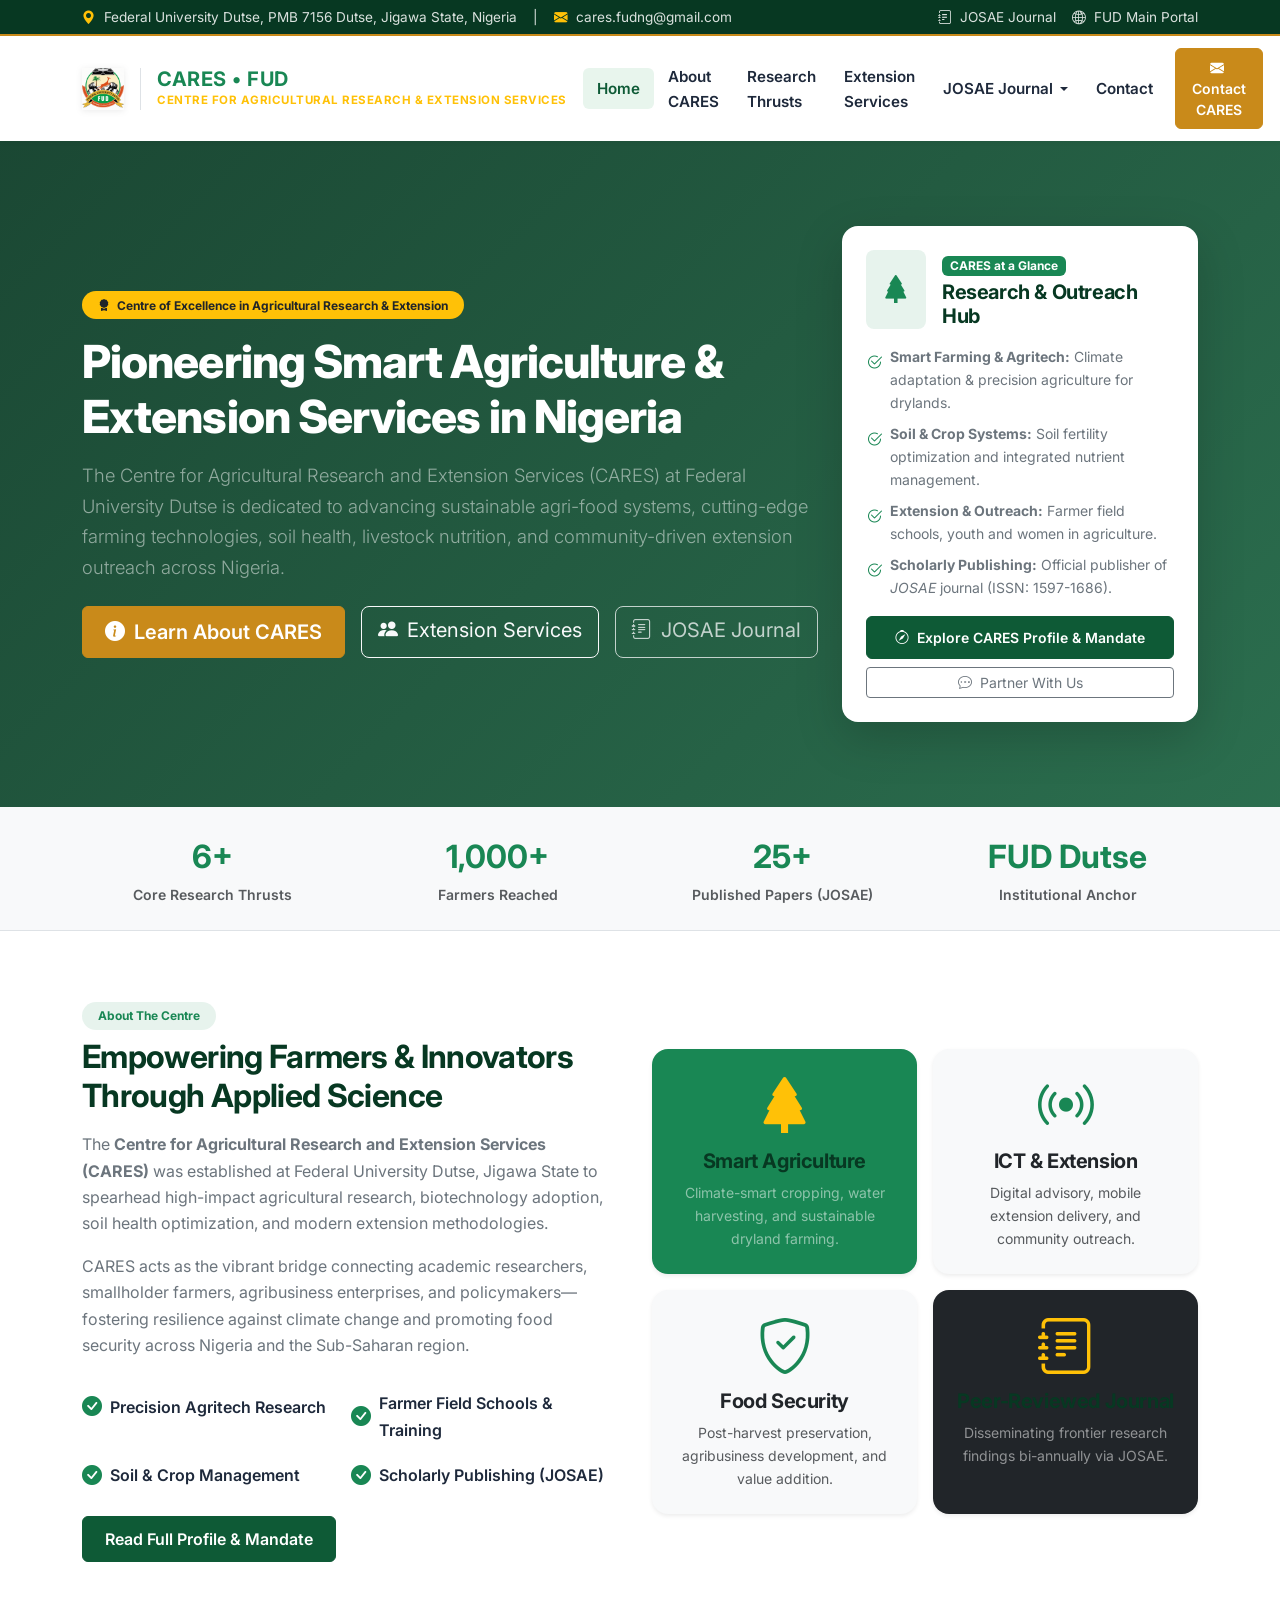
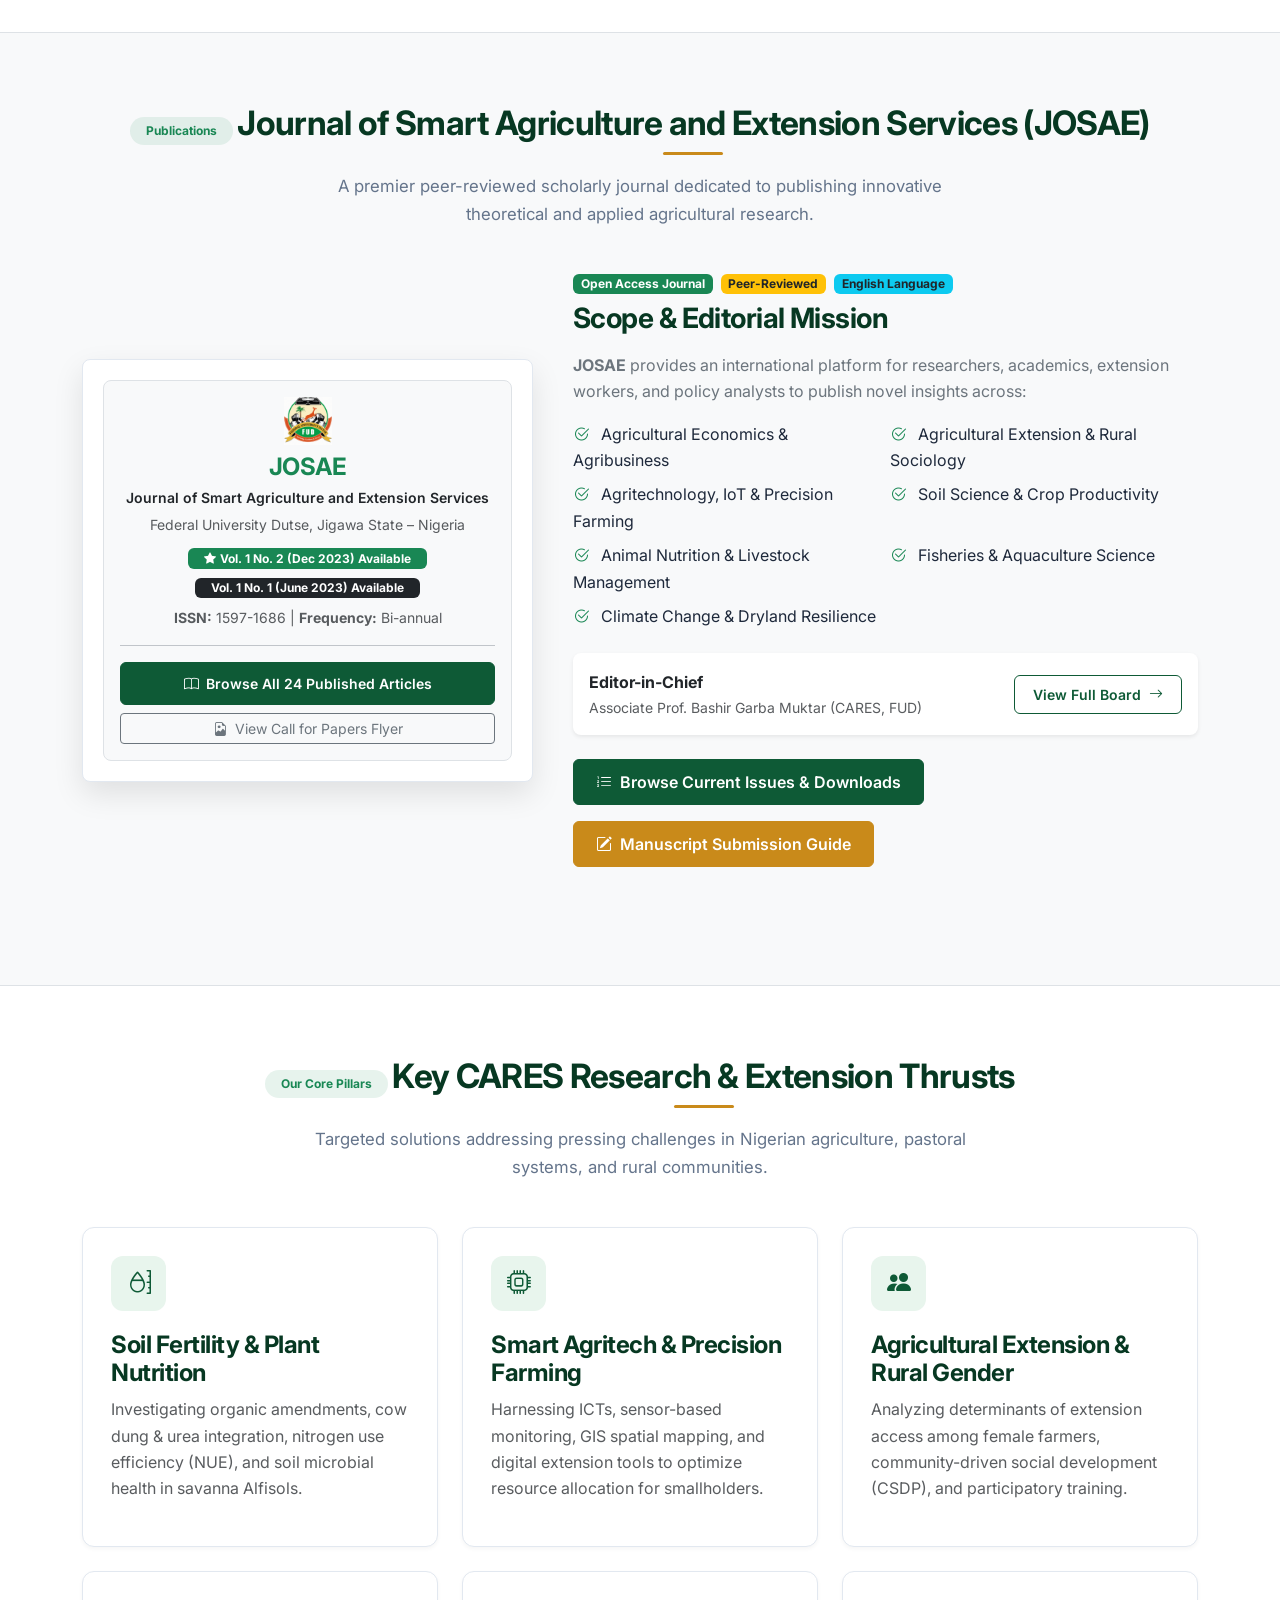
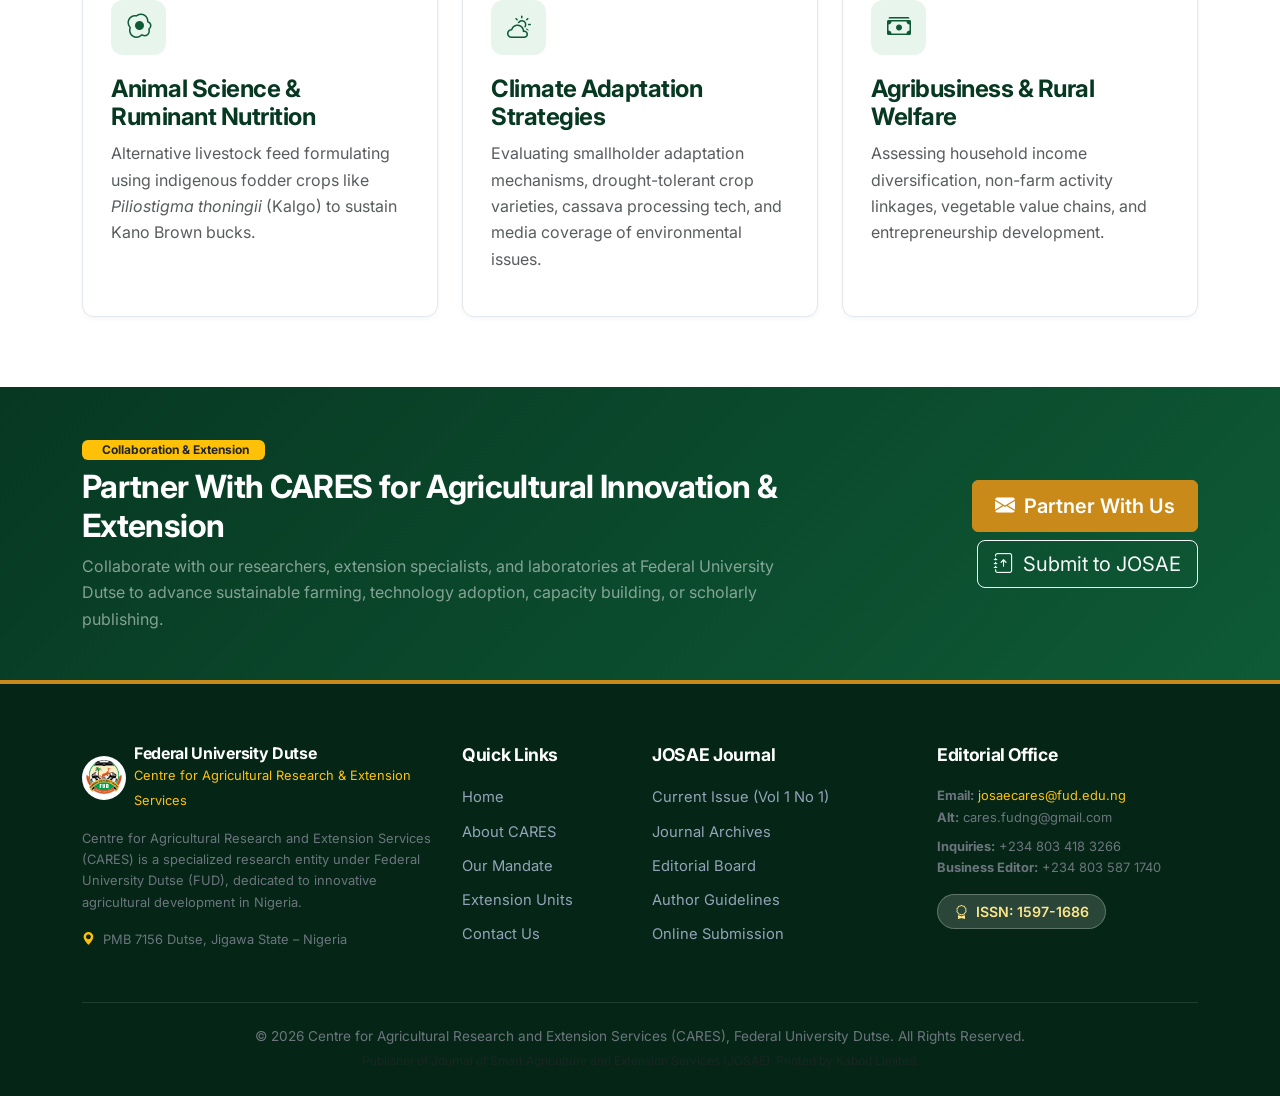
<file: index.html>
<!DOCTYPE html>
<html lang="en">
<head>
  <meta charset="UTF-8">
  <meta name="viewport" content="width=device-width, initial-scale=1.0">
  <title>CARES | Centre for Agricultural Research and Extension Services - Federal University Dutse</title>
  <meta name="description" content="Official website of the Centre for Agricultural Research and Extension Services (CARES), Federal University Dutse (FUD), Nigeria. Publisher of JOSAE Journal.">
  
  <!-- Bootstrap 5.3 CSS -->
  <link href="https://cdn.jsdelivr.net/npm/bootstrap@5.3.3/dist/css/bootstrap.min.css" rel="stylesheet">
  <!-- Bootstrap Icons -->
  <link href="https://cdn.jsdelivr.net/npm/bootstrap-icons@1.11.3/font/bootstrap-icons.css" rel="stylesheet">
  <!-- Google Fonts: Inter -->
  <link rel="preconnect" href="https://fonts.googleapis.com">
  <link rel="preconnect" href="https://fonts.gstatic.com" crossorigin>
  <link href="https://fonts.googleapis.com/css2?family=Inter:wght@300;400;500;600;700;800;900&display=swap" rel="stylesheet">
  <!-- Favicon -->
  <link rel="icon" type="image/png" href="assets/img/favicon.png">
  <link rel="apple-touch-icon" href="assets/img/favicon.png">
  <!-- Custom CSS -->
  <link rel="stylesheet" href="assets/css/style.css">
</head>
<body>

  <!-- Top Bar -->
  <div class="top-bar">
    <div class="container">
      <div class="d-flex justify-content-between align-items-center flex-wrap gap-2">
        <div class="d-flex align-items-center gap-3">
          <span><i class="bi bi-geo-alt-fill text-warning me-1"></i> Federal University Dutse, PMB 7156 Dutse, Jigawa State, Nigeria</span>
          <span class="d-none d-md-inline">|</span>
          <span class="d-none d-md-inline"><i class="bi bi-envelope-fill text-warning me-1"></i> cares.fudng@gmail.com</span>
        </div>
        <div class="d-flex align-items-center gap-3">
          <a href="josae.html"><i class="bi bi-journal-text me-1"></i> JOSAE Journal</a>
          <a href="https://fud.edu.ng" target="_blank" rel="noopener"><i class="bi bi-globe2 me-1"></i> FUD Main Portal</a>
        </div>
      </div>
    </div>
  </div>

  <!-- Main Navbar -->
  <nav class="navbar navbar-expand-lg main-navbar sticky-top">
    <div class="container">
      <a class="navbar-brand" href="index.html">
        <img src="assets/img/fud-logo.png" alt="Federal University Dutse Crest" class="fud-crest-img">
        <div class="brand-text border-start ps-3 ms-1 d-none d-sm-block">
          <h1 class="text-success fw-bold mb-0" style="font-size: 1.25rem; letter-spacing: 0.5px;">CARES &bull; FUD</h1>
          <small class="text-warning fw-bold text-uppercase" style="font-size: 0.72rem; letter-spacing: 0.5px;">Centre for Agricultural Research &amp; Extension Services</small>
        </div>
      </a>
      
      <button class="navbar-toggler" type="button" data-bs-toggle="collapse" data-bs-target="#navbarMain" aria-controls="navbarMain" aria-expanded="false" aria-label="Toggle navigation">
        <span class="navbar-toggler-icon"></span>
      </button>

      <div class="collapse navbar-collapse" id="navbarMain">
        <ul class="navbar-nav ms-auto mb-2 mb-lg-0 align-items-lg-center">
          <li class="nav-item">
            <a class="nav-link active" aria-current="page" href="index.html">Home</a>
          </li>
          <li class="nav-item">
            <a class="nav-link" href="about.html">About CARES</a>
          </li>
          <li class="nav-item">
            <a class="nav-link" href="about.html#mandate">Research Thrusts</a>
          </li>
          <li class="nav-item">
            <a class="nav-link" href="about.html#extension">Extension Services</a>
          </li>
          <li class="nav-item dropdown">
            <a class="nav-link dropdown-toggle" href="#" id="journalDropdown" role="button" data-bs-toggle="dropdown" aria-expanded="false">
              JOSAE Journal
            </a>
            <ul class="dropdown-menu shadow border-0" aria-labelledby="journalDropdown">
              <li><a class="dropdown-item py-2" href="josae.html"><i class="bi bi-journal-text text-success me-2"></i> Journal Home</a></li>
              <li><a class="dropdown-item py-2" href="josae-archives.html"><i class="bi bi-archive text-success me-2"></i> Volumes &amp; Archives</a></li>
              <li><a class="dropdown-item py-2" href="josae-editorial.html"><i class="bi bi-people text-success me-2"></i> Editorial Advisory Board</a></li>
              <li><a class="dropdown-item py-2" href="josae-guidelines.html"><i class="bi bi-file-earmark-text text-success me-2"></i> Author Guidelines &amp; Fees</a></li>
              <li><hr class="dropdown-divider"></li>
              <li><a class="dropdown-item py-2 fw-semibold text-primary" href="josae-submission.html"><i class="bi bi-send text-primary me-2"></i> Submit Manuscript</a></li>
            </ul>
          </li>
          <li class="nav-item">
            <a class="nav-link" href="contact.html">Contact</a>
          </li>
          <li class="nav-item ms-lg-2 mt-2 mt-lg-0">
            <a class="btn btn-gold-fud text-white btn-sm px-3 py-2" href="contact.html">
              <i class="bi bi-envelope-fill me-1"></i> Contact CARES
            </a>
          </li>
        </ul>
      </div>
    </div>
  </nav>

  <!-- Hero Section -->
  <header class="hero-cares">
    <div class="container">
      <div class="row align-items-center gy-4">
        <div class="col-lg-8">
          <div class="badge bg-warning text-dark px-3 py-2 rounded-pill fw-bold mb-3">
            <i class="bi bi-award-fill me-1"></i> Centre of Excellence in Agricultural Research &amp; Extension
          </div>
          <h1 class="display-4 fw-black text-white mb-3">
            Pioneering Smart Agriculture &amp; Extension Services in Nigeria
          </h1>
          <p class="lead text-white-50 mb-4">
            The Centre for Agricultural Research and Extension Services (CARES) at Federal University Dutse is dedicated to advancing sustainable agri-food systems, cutting-edge farming technologies, soil health, livestock nutrition, and community-driven extension outreach across Nigeria.
          </p>
          <div class="d-flex flex-wrap gap-3">
            <a href="about.html" class="btn btn-gold-fud btn-lg">
              <i class="bi bi-info-circle-fill me-1"></i> Learn About CARES
            </a>
            <a href="about.html#extension" class="btn btn-outline-light btn-lg">
              <i class="bi bi-people-fill me-1"></i> Extension Services
            </a>
            <a href="josae.html" class="btn btn-outline-light btn-lg opacity-75">
              <i class="bi bi-journal-text me-1"></i> JOSAE Journal
            </a>
          </div>
        </div>
        <div class="col-lg-4">
          <div class="card border-0 shadow-lg rounded-4 overflow-hidden bg-white text-dark p-4">
            <div class="d-flex align-items-center gap-3 mb-3">
              <div class="p-3 bg-success bg-opacity-10 text-success rounded-3 fs-3">
                <i class="bi bi-tree-fill"></i>
              </div>
              <div>
                <span class="badge bg-success mb-1">CARES at a Glance</span>
                <h5 class="mb-0 fw-bold">Research &amp; Outreach Hub</h5>
              </div>
            </div>
            <ul class="list-unstyled small text-secondary mb-3">
              <li class="mb-2 d-flex align-items-start gap-2">
                <i class="bi bi-check2-circle text-success fs-6 mt-1"></i>
                <span><strong>Smart Farming &amp; Agritech:</strong> Climate adaptation &amp; precision agriculture for drylands.</span>
              </li>
              <li class="mb-2 d-flex align-items-start gap-2">
                <i class="bi bi-check2-circle text-success fs-6 mt-1"></i>
                <span><strong>Soil &amp; Crop Systems:</strong> Soil fertility optimization and integrated nutrient management.</span>
              </li>
              <li class="mb-2 d-flex align-items-start gap-2">
                <i class="bi bi-check2-circle text-success fs-6 mt-1"></i>
                <span><strong>Extension &amp; Outreach:</strong> Farmer field schools, youth and women in agriculture.</span>
              </li>
              <li class="d-flex align-items-start gap-2">
                <i class="bi bi-check2-circle text-success fs-6 mt-1"></i>
                <span><strong>Scholarly Publishing:</strong> Official publisher of <em>JOSAE</em> journal (ISSN: 1597-1686).</span>
              </li>
            </ul>
            <div class="d-grid gap-2">
              <a href="about.html" class="btn btn-primary-fud btn-sm">
                <i class="bi bi-compass me-1"></i> Explore CARES Profile &amp; Mandate
              </a>
              <a href="contact.html" class="btn btn-outline-secondary btn-sm">
                <i class="bi bi-chat-dots me-1"></i> Partner With Us
              </a>
            </div>
          </div>
        </div>
      </div>
    </div>
  </header>

  <!-- Key Statistics Banner -->
  <section class="bg-light py-4 border-bottom">
    <div class="container">
      <div class="row g-4 text-center">
        <div class="col-6 col-md-3">
          <div class="fs-2 fw-bold text-success">6+</div>
          <div class="small text-muted fw-semibold">Core Research Thrusts</div>
        </div>
        <div class="col-6 col-md-3">
          <div class="fs-2 fw-bold text-success">1,000+</div>
          <div class="small text-muted fw-semibold">Farmers Reached</div>
        </div>
        <div class="col-6 col-md-3">
          <div class="fs-2 fw-bold text-success">25+</div>
          <div class="small text-muted fw-semibold">Published Papers (JOSAE)</div>
        </div>
        <div class="col-6 col-md-3">
          <div class="fs-2 fw-bold text-success">FUD Dutse</div>
          <div class="small text-muted fw-semibold">Institutional Anchor</div>
        </div>
      </div>
    </div>
  </section>

  <!-- About CARES Overview -->
  <section class="section-padding">
    <div class="container">
      <div class="row align-items-center gy-5">
        <div class="col-lg-6">
          <div class="pe-lg-4">
            <span class="badge bg-success bg-opacity-10 text-success fw-bold px-3 py-2 rounded-pill mb-2">About The Centre</span>
            <h2 class="fw-bold mb-3">Empowering Farmers &amp; Innovators Through Applied Science</h2>
            <p class="text-secondary">
              The <strong>Centre for Agricultural Research and Extension Services (CARES)</strong> was established at Federal University Dutse, Jigawa State to spearhead high-impact agricultural research, biotechnology adoption, soil health optimization, and modern extension methodologies.
            </p>
            <p class="text-secondary">
              CARES acts as the vibrant bridge connecting academic researchers, smallholder farmers, agribusiness enterprises, and policymakers—fostering resilience against climate change and promoting food security across Nigeria and the Sub-Saharan region.
            </p>
            <div class="row g-3 mt-2">
              <div class="col-sm-6">
                <div class="d-flex align-items-center gap-2">
                  <i class="bi bi-check-circle-fill text-success fs-5"></i>
                  <span class="fw-semibold">Precision Agritech Research</span>
                </div>
              </div>
              <div class="col-sm-6">
                <div class="d-flex align-items-center gap-2">
                  <i class="bi bi-check-circle-fill text-success fs-5"></i>
                  <span class="fw-semibold">Farmer Field Schools &amp; Training</span>
                </div>
              </div>
              <div class="col-sm-6">
                <div class="d-flex align-items-center gap-2">
                  <i class="bi bi-check-circle-fill text-success fs-5"></i>
                  <span class="fw-semibold">Soil &amp; Crop Management</span>
                </div>
              </div>
              <div class="col-sm-6">
                <div class="d-flex align-items-center gap-2">
                  <i class="bi bi-check-circle-fill text-success fs-5"></i>
                  <span class="fw-semibold">Scholarly Publishing (JOSAE)</span>
                </div>
              </div>
            </div>
            <div class="mt-4">
              <a href="about.html" class="btn btn-primary-fud">Read Full Profile &amp; Mandate</a>
            </div>
          </div>
        </div>
        <div class="col-lg-6">
          <div class="row g-3">
            <div class="col-6">
              <div class="card border-0 shadow-sm rounded-4 bg-success text-white p-4 text-center h-100">
                <i class="bi bi-tree-fill display-4 mb-2 text-warning"></i>
                <h5 class="fw-bold">Smart Agriculture</h5>
                <p class="small text-white-50 mb-0">Climate-smart cropping, water harvesting, and sustainable dryland farming.</p>
              </div>
            </div>
            <div class="col-6">
              <div class="card border-0 shadow-sm rounded-4 bg-light border p-4 text-center h-100">
                <i class="bi bi-broadcast display-4 mb-2 text-success"></i>
                <h5 class="fw-bold text-dark">ICT &amp; Extension</h5>
                <p class="small text-muted mb-0">Digital advisory, mobile extension delivery, and community outreach.</p>
              </div>
            </div>
            <div class="col-6">
              <div class="card border-0 shadow-sm rounded-4 bg-light border p-4 text-center h-100">
                <i class="bi bi-shield-check display-4 mb-2 text-success"></i>
                <h5 class="fw-bold text-dark">Food Security</h5>
                <p class="small text-muted mb-0">Post-harvest preservation, agribusiness development, and value addition.</p>
              </div>
            </div>
            <div class="col-6">
              <div class="card border-0 shadow-sm rounded-4 bg-dark text-white p-4 text-center h-100">
                <i class="bi bi-journal-text display-4 mb-2 text-warning"></i>
                <h5 class="fw-bold">Peer-Reviewed Journal</h5>
                <p class="small text-white-50 mb-0">Disseminating frontier research findings bi-annually via JOSAE.</p>
              </div>
            </div>
          </div>
        </div>
      </div>
    </div>
  </section>

  <!-- JOSAE Spotlight Section -->
  <section class="section-padding bg-light border-top border-bottom">
    <div class="container">
      <div class="section-title">
        <span class="badge bg-success bg-opacity-10 text-success fw-bold px-3 py-2 rounded-pill mb-2">Publications</span>
        <h2>Journal of Smart Agriculture and Extension Services (JOSAE)</h2>
        <p>A premier peer-reviewed scholarly journal dedicated to publishing innovative theoretical and applied agricultural research.</p>
      </div>

      <div class="row align-items-center gy-4 mb-5">
        <div class="col-lg-5">
          <div class="journal-cover-preview bg-white">
            <div class="p-3 border rounded-3 bg-light text-center">
              <div class="mb-2">
                <img src="assets/img/fud-logo.png" alt="FUD Crest" height="48">
              </div>
              <h4 class="fw-bold text-success mb-1">JOSAE</h4>
              <p class="fw-semibold text-dark small mb-1">Journal of Smart Agriculture and Extension Services</p>
              <div class="small text-muted mb-2">Federal University Dutse, Jigawa State – Nigeria</div>
              <div class="badge bg-success px-3 py-1 mb-1"><i class="bi bi-star-fill me-1"></i>Vol. 1 No. 2 (Dec 2023) Available</div>
              <div class="badge bg-dark px-3 py-1 mb-2">Vol. 1 No. 1 (June 2023) Available</div>
              <div class="small text-muted"><strong>ISSN:</strong> 1597-1686 | <strong>Frequency:</strong> Bi-annual</div>
              <hr class="my-3">
              <a href="josae.html" class="btn btn-primary-fud btn-sm w-100 mb-2">
                <i class="bi bi-book me-1"></i> Browse All 24 Published Articles
              </a>
              <a href="assets/img/josae-call-for-papers.jpg" target="_blank" class="btn btn-outline-secondary btn-sm w-100">
                <i class="bi bi-file-earmark-image me-1"></i> View Call for Papers Flyer
              </a>
            </div>
          </div>
        </div>

        <div class="col-lg-7">
          <div class="ps-lg-3">
            <div class="d-flex align-items-center gap-2 mb-2">
              <span class="badge bg-success">Open Access Journal</span>
              <span class="badge bg-warning text-dark">Peer-Reviewed</span>
              <span class="badge bg-info text-dark">English Language</span>
            </div>
            <h3 class="fw-bold mb-3">Scope &amp; Editorial Mission</h3>
            <p class="text-secondary">
              <strong>JOSAE</strong> provides an international platform for researchers, academics, extension workers, and policy analysts to publish novel insights across:
            </p>
            <ul class="list-unstyled row g-2 mb-4">
              <li class="col-sm-6"><i class="bi bi-check2-circle text-success me-2"></i> Agricultural Economics &amp; Agribusiness</li>
              <li class="col-sm-6"><i class="bi bi-check2-circle text-success me-2"></i> Agricultural Extension &amp; Rural Sociology</li>
              <li class="col-sm-6"><i class="bi bi-check2-circle text-success me-2"></i> Agritechnology, IoT &amp; Precision Farming</li>
              <li class="col-sm-6"><i class="bi bi-check2-circle text-success me-2"></i> Soil Science &amp; Crop Productivity</li>
              <li class="col-sm-6"><i class="bi bi-check2-circle text-success me-2"></i> Animal Nutrition &amp; Livestock Management</li>
              <li class="col-sm-6"><i class="bi bi-check2-circle text-success me-2"></i> Fisheries &amp; Aquaculture Science</li>
              <li class="col-sm-6"><i class="bi bi-check2-circle text-success me-2"></i> Climate Change &amp; Dryland Resilience</li>
            </ul>

            <div class="card bg-white border-0 shadow-sm p-3 rounded-3 mb-4">
              <div class="d-flex align-items-center justify-content-between flex-wrap gap-2">
                <div>
                  <div class="fw-bold text-dark">Editor-in-Chief</div>
                  <div class="small text-muted">Associate Prof. Bashir Garba Muktar (CARES, FUD)</div>
                </div>
                <a href="josae-editorial.html" class="btn btn-outline-fud btn-sm">
                  View Full Board <i class="bi bi-arrow-right ms-1"></i>
                </a>
              </div>
            </div>

            <div class="d-flex flex-wrap gap-3">
              <a href="josae.html" class="btn btn-primary-fud">
                <i class="bi bi-list-ol me-1"></i> Browse Current Issues &amp; Downloads
              </a>
              <a href="josae-guidelines.html" class="btn btn-gold-fud">
                <i class="bi bi-pencil-square me-1"></i> Manuscript Submission Guide
              </a>
            </div>
          </div>
        </div>
      </div>
    </div>
  </section>

  <!-- Research & Extension Focus Pillars -->
  <section class="section-padding">
    <div class="container">
      <div class="section-title">
        <span class="badge bg-success bg-opacity-10 text-success fw-bold px-3 py-2 rounded-pill mb-2">Our Core Pillars</span>
        <h2>Key CARES Research &amp; Extension Thrusts</h2>
        <p>Targeted solutions addressing pressing challenges in Nigerian agriculture, pastoral systems, and rural communities.</p>
      </div>

      <div class="row g-4">
        <div class="col-md-6 col-lg-4">
          <div class="feature-card">
            <div class="feature-icon">
              <i class="bi bi-moisture"></i>
            </div>
            <h4 class="fw-bold">Soil Fertility &amp; Plant Nutrition</h4>
            <p class="text-muted">
              Investigating organic amendments, cow dung &amp; urea integration, nitrogen use efficiency (NUE), and soil microbial health in savanna Alfisols.
            </p>
          </div>
        </div>

        <div class="col-md-6 col-lg-4">
          <div class="feature-card">
            <div class="feature-icon">
              <i class="bi bi-cpu"></i>
            </div>
            <h4 class="fw-bold">Smart Agritech &amp; Precision Farming</h4>
            <p class="text-muted">
              Harnessing ICTs, sensor-based monitoring, GIS spatial mapping, and digital extension tools to optimize resource allocation for smallholders.
            </p>
          </div>
        </div>

        <div class="col-md-6 col-lg-4">
          <div class="feature-card">
            <div class="feature-icon">
              <i class="bi bi-people-fill"></i>
            </div>
            <h4 class="fw-bold">Agricultural Extension &amp; Rural Gender</h4>
            <p class="text-muted">
              Analyzing determinants of extension access among female farmers, community-driven social development (CSDP), and participatory training.
            </p>
          </div>
        </div>

        <div class="col-md-6 col-lg-4">
          <div class="feature-card">
            <div class="feature-icon">
              <i class="bi bi-egg-fried"></i>
            </div>
            <h4 class="fw-bold">Animal Science &amp; Ruminant Nutrition</h4>
            <p class="text-muted">
              Alternative livestock feed formulating using indigenous fodder crops like <em>Piliostigma thoningii</em> (Kalgo) to sustain Kano Brown bucks.
            </p>
          </div>
        </div>

        <div class="col-md-6 col-lg-4">
          <div class="feature-card">
            <div class="feature-icon">
              <i class="bi bi-cloud-sun"></i>
            </div>
            <h4 class="fw-bold">Climate Adaptation Strategies</h4>
            <p class="text-muted">
              Evaluating smallholder adaptation mechanisms, drought-tolerant crop varieties, cassava processing tech, and media coverage of environmental issues.
            </p>
          </div>
        </div>

        <div class="col-md-6 col-lg-4">
          <div class="feature-card">
            <div class="feature-icon">
              <i class="bi bi-cash-stack"></i>
            </div>
            <h4 class="fw-bold">Agribusiness &amp; Rural Welfare</h4>
            <p class="text-muted">
              Assessing household income diversification, non-farm activity linkages, vegetable value chains, and entrepreneurship development.
            </p>
          </div>
        </div>
      </div>
    </div>
  </section>

  <!-- Quick Call to Action / Partnership Banner -->
  <section class="py-5 text-white" style="background: linear-gradient(135deg, #073822, #0e5a36);">
    <div class="container">
      <div class="row align-items-center justify-content-between gy-4">
        <div class="col-lg-8">
          <span class="badge bg-warning text-dark fw-bold px-3 py-1 mb-2"><i class="bi bi-handshake me-1"></i> Collaboration &amp; Extension</span>
          <h2 class="fw-bold text-white mb-2">Partner With CARES for Agricultural Innovation &amp; Extension</h2>
          <p class="text-white-50 mb-0">
            Collaborate with our researchers, extension specialists, and laboratories at Federal University Dutse to advance sustainable farming, technology adoption, capacity building, or scholarly publishing.
          </p>
        </div>
        <div class="col-lg-4 text-lg-end d-flex flex-wrap justify-content-lg-end gap-2">
          <a href="contact.html" class="btn btn-gold-fud btn-lg">
            <i class="bi bi-envelope-fill me-1"></i> Partner With Us
          </a>
          <a href="josae-submission.html" class="btn btn-outline-light btn-lg">
            <i class="bi bi-journal-arrow-up me-1"></i> Submit to JOSAE
          </a>
        </div>
      </div>
    </div>
  </section>

  <!-- Footer -->
  <footer class="main-footer">
    <div class="container">
      <div class="row g-4">
        <div class="col-lg-4">
          <div class="d-flex align-items-center gap-2 mb-3">
            <img src="assets/img/fud-logo.png" alt="Federal University Dutse Logo" class="bg-white p-1 rounded-circle footer-fud-logo">
            <div class="text-white">
              <h6 class="fw-bold mb-0 text-white">Federal University Dutse</h6>
              <small class="text-warning">Centre for Agricultural Research &amp; Extension Services</small>
            </div>
          </div>
          <p class="text-secondary small">
            Centre for Agricultural Research and Extension Services (CARES) is a specialized research entity under Federal University Dutse (FUD), dedicated to innovative agricultural development in Nigeria.
          </p>
          <div class="small text-secondary">
            <i class="bi bi-geo-alt-fill text-warning me-1"></i> PMB 7156 Dutse, Jigawa State – Nigeria
          </div>
        </div>

        <div class="col-sm-6 col-lg-2">
          <h5>Quick Links</h5>
          <ul class="footer-links">
            <li><a href="index.html">Home</a></li>
            <li><a href="about.html">About CARES</a></li>
            <li><a href="about.html#mandate">Our Mandate</a></li>
            <li><a href="about.html#extension">Extension Units</a></li>
            <li><a href="contact.html">Contact Us</a></li>
          </ul>
        </div>

        <div class="col-sm-6 col-lg-3">
          <h5>JOSAE Journal</h5>
          <ul class="footer-links">
            <li><a href="josae.html">Current Issue (Vol 1 No 1)</a></li>
            <li><a href="josae-archives.html">Journal Archives</a></li>
            <li><a href="josae-editorial.html">Editorial Board</a></li>
            <li><a href="josae-guidelines.html">Author Guidelines</a></li>
            <li><a href="josae-submission.html">Online Submission</a></li>
          </ul>
        </div>

        <div class="col-lg-3">
          <h5>Editorial Office</h5>
          <p class="small text-secondary mb-2">
            <strong>Email:</strong> <a href="mailto:josaecares@fud.edu.ng" class="text-warning">josaecares@fud.edu.ng</a><br>
            <strong>Alt:</strong> cares.fudng@gmail.com
          </p>
          <p class="small text-secondary mb-3">
            <strong>Inquiries:</strong> +234 803 418 3266<br>
            <strong>Business Editor:</strong> +234 803 587 1740
          </p>
          <div class="issn-pill">
            <i class="bi bi-award"></i> ISSN: 1597-1686
          </div>
        </div>
      </div>

      <div class="footer-bottom text-center text-secondary">
        <div class="container">
          <p class="mb-1">&copy; <span id="currentYear">2024</span> Centre for Agricultural Research and Extension Services (CARES), Federal University Dutse. All Rights Reserved.</p>
          <p class="small text-muted mb-0">Publisher of Journal of Smart Agriculture and Extension Services (JOSAE). Printed by Kabod Limited.</p>
        </div>
      </div>
    </div>
  </footer>

  <!-- Bootstrap 5 JS Bundle -->
  <script src="https://cdn.jsdelivr.net/npm/bootstrap@5.3.3/dist/js/bootstrap.bundle.min.js"></script>
  <!-- Custom JS -->
  <script src="assets/js/main.js"></script>
  <script>
    document.getElementById('currentYear').textContent = new Date().getFullYear();
  </script>
</body>
</html>
</file>
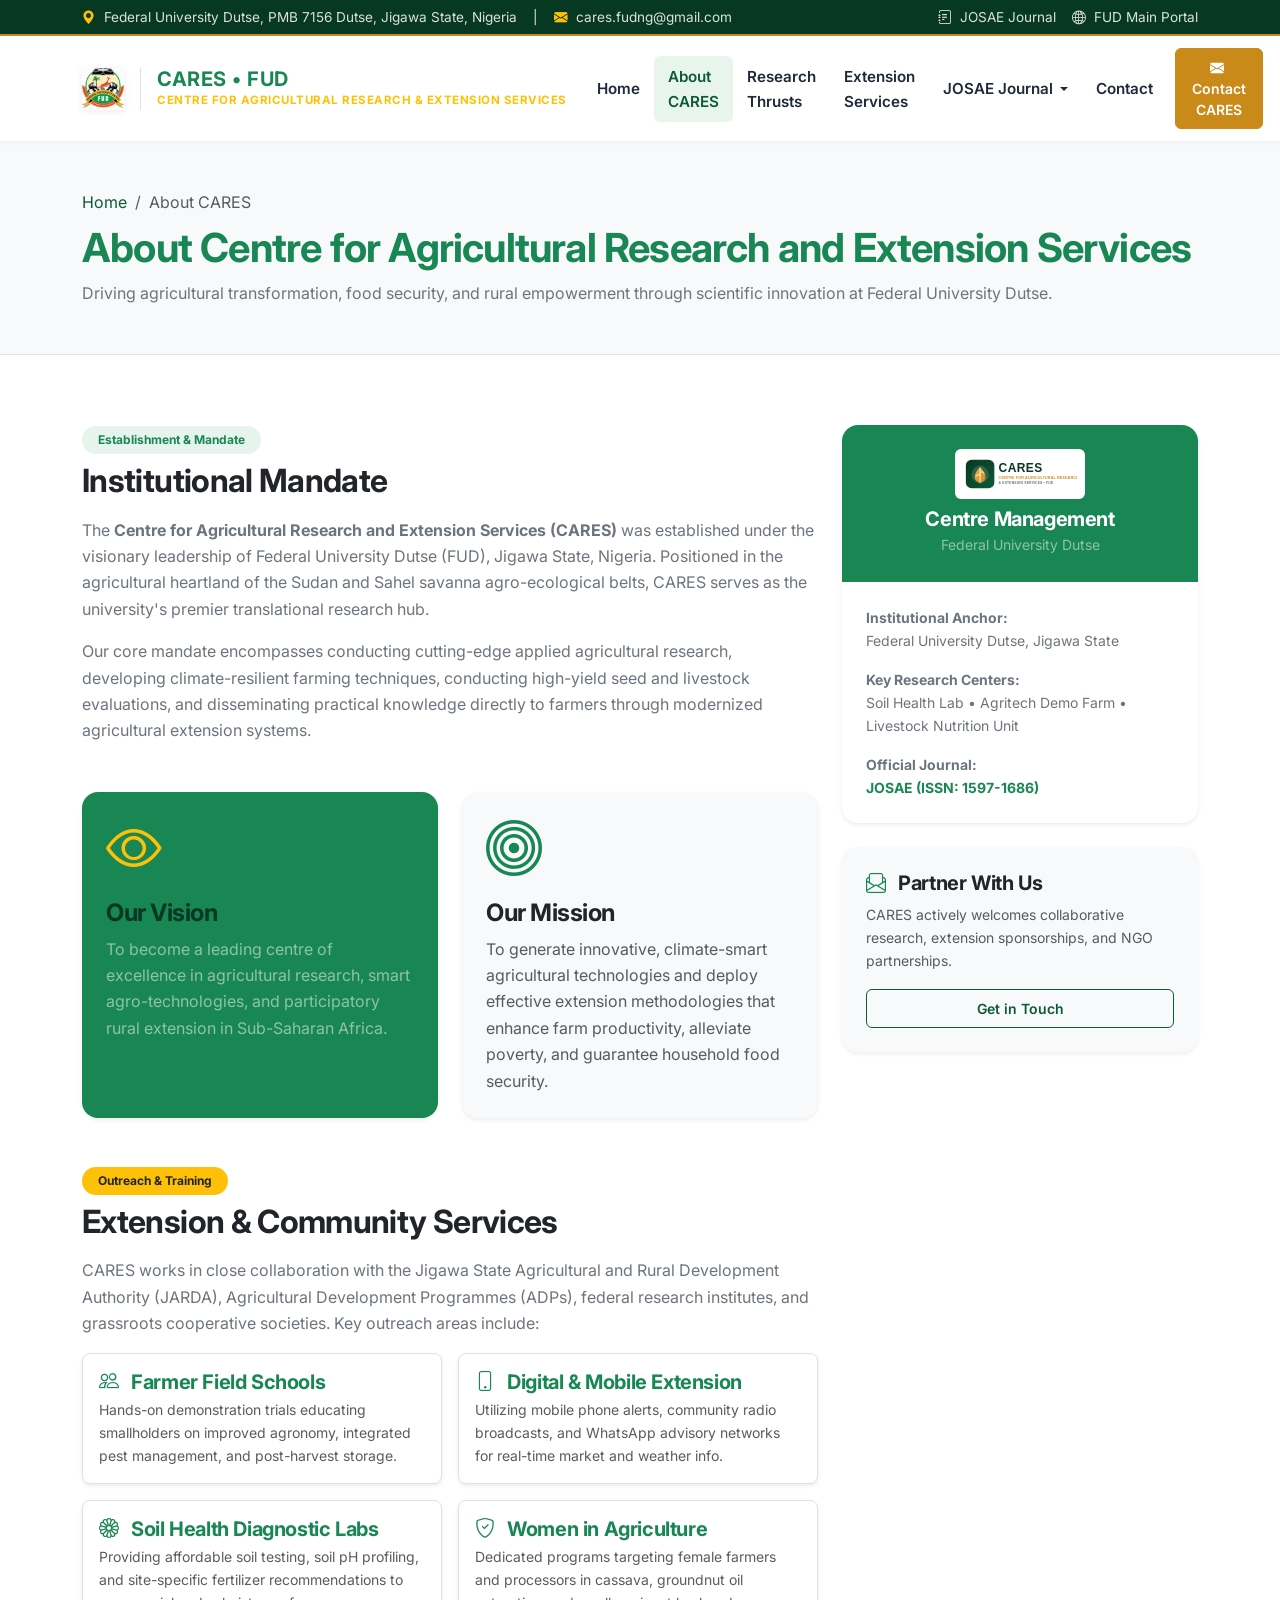
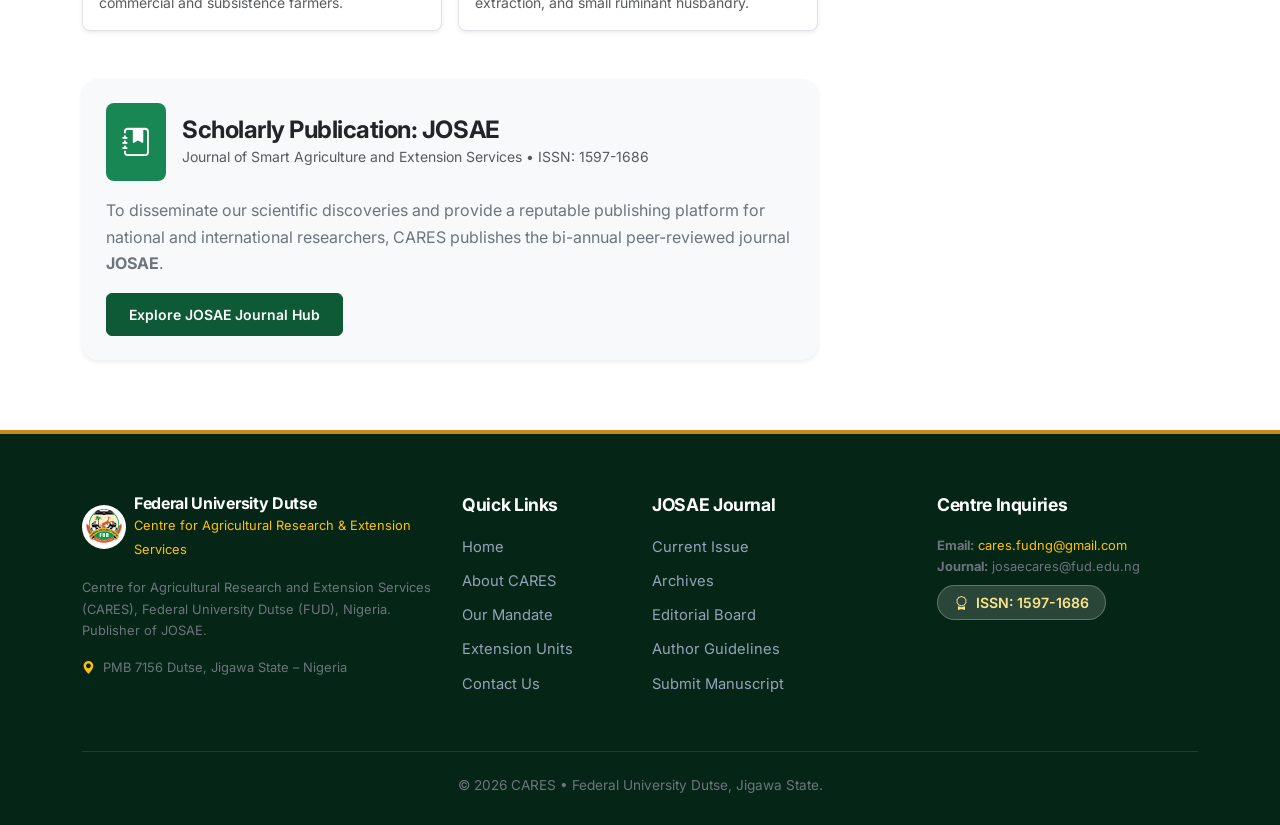
<file: about.html>
<!DOCTYPE html>
<html lang="en">
<head>
  <meta charset="UTF-8">
  <meta name="viewport" content="width=device-width, initial-scale=1.0">
  <title>About CARES | Centre for Agricultural Research and Extension Services - FUD</title>
  <meta name="description" content="Learn about CARES (Centre for Agricultural Research and Extension Services) at Federal University Dutse, Nigeria. Mandate, vision, research divisions, and extension outreach.">
  
  <!-- Bootstrap 5.3 CSS -->
  <link href="https://cdn.jsdelivr.net/npm/bootstrap@5.3.3/dist/css/bootstrap.min.css" rel="stylesheet">
  <!-- Bootstrap Icons -->
  <link href="https://cdn.jsdelivr.net/npm/bootstrap-icons@1.11.3/font/bootstrap-icons.css" rel="stylesheet">
  <!-- Google Fonts -->
  <link rel="preconnect" href="https://fonts.googleapis.com">
  <link rel="preconnect" href="https://fonts.gstatic.com" crossorigin>
  <link href="https://fonts.googleapis.com/css2?family=Inter:wght@300;400;500;600;700;800;900&display=swap" rel="stylesheet">
  <!-- Favicon -->
  <link rel="icon" type="image/png" href="assets/img/favicon.png">
  <link rel="apple-touch-icon" href="assets/img/favicon.png">
  <!-- Custom CSS -->
  <link rel="stylesheet" href="assets/css/style.css">
</head>
<body>

  <!-- Top Bar -->
  <div class="top-bar">
    <div class="container">
      <div class="d-flex justify-content-between align-items-center flex-wrap gap-2">
        <div class="d-flex align-items-center gap-3">
          <span><i class="bi bi-geo-alt-fill text-warning me-1"></i> Federal University Dutse, PMB 7156 Dutse, Jigawa State, Nigeria</span>
          <span class="d-none d-md-inline">|</span>
          <span class="d-none d-md-inline"><i class="bi bi-envelope-fill text-warning me-1"></i> cares.fudng@gmail.com</span>
        </div>
        <div class="d-flex align-items-center gap-3">
          <a href="josae.html"><i class="bi bi-journal-text me-1"></i> JOSAE Journal</a>
          <a href="https://fud.edu.ng" target="_blank" rel="noopener"><i class="bi bi-globe2 me-1"></i> FUD Main Portal</a>
        </div>
      </div>
    </div>
  </div>

  <!-- Navbar -->
  <nav class="navbar navbar-expand-lg main-navbar sticky-top">
    <div class="container">
      <a class="navbar-brand" href="index.html">
        <img src="assets/img/fud-logo.png" alt="Federal University Dutse Crest" class="fud-crest-img">
        <div class="brand-text border-start ps-3 ms-1 d-none d-sm-block">
          <h1 class="text-success fw-bold mb-0" style="font-size: 1.25rem; letter-spacing: 0.5px;">CARES &bull; FUD</h1>
          <small class="text-warning fw-bold text-uppercase" style="font-size: 0.72rem; letter-spacing: 0.5px;">Centre for Agricultural Research &amp; Extension Services</small>
        </div>
      </a>
      
      <button class="navbar-toggler" type="button" data-bs-toggle="collapse" data-bs-target="#navbarMain" aria-controls="navbarMain" aria-expanded="false" aria-label="Toggle navigation">
        <span class="navbar-toggler-icon"></span>
      </button>

      <div class="collapse navbar-collapse" id="navbarMain">
        <ul class="navbar-nav ms-auto mb-2 mb-lg-0 align-items-lg-center">
          <li class="nav-item"><a class="nav-link" href="index.html">Home</a></li>
          <li class="nav-item"><a class="nav-link active" href="about.html">About CARES</a></li>
          <li class="nav-item"><a class="nav-link" href="about.html#mandate">Research Thrusts</a></li>
          <li class="nav-item"><a class="nav-link" href="about.html#extension">Extension Services</a></li>
          <li class="nav-item dropdown">
            <a class="nav-link dropdown-toggle" href="#" id="journalDropdown" role="button" data-bs-toggle="dropdown" aria-expanded="false">
              JOSAE Journal
            </a>
            <ul class="dropdown-menu shadow border-0" aria-labelledby="journalDropdown">
              <li><a class="dropdown-item py-2" href="josae.html"><i class="bi bi-journal-text text-success me-2"></i> Journal Home</a></li>
              <li><a class="dropdown-item py-2" href="josae-archives.html"><i class="bi bi-archive text-success me-2"></i> Volumes &amp; Archives</a></li>
              <li><a class="dropdown-item py-2" href="josae-editorial.html"><i class="bi bi-people text-success me-2"></i> Editorial Advisory Board</a></li>
              <li><a class="dropdown-item py-2" href="josae-guidelines.html"><i class="bi bi-file-earmark-text text-success me-2"></i> Author Guidelines &amp; Fees</a></li>
              <li><hr class="dropdown-divider"></li>
              <li><a class="dropdown-item py-2 fw-semibold text-primary" href="josae-submission.html"><i class="bi bi-send text-primary me-2"></i> Submit Manuscript</a></li>
            </ul>
          </li>
          <li class="nav-item"><a class="nav-link" href="contact.html">Contact</a></li>
          <li class="nav-item ms-lg-2 mt-2 mt-lg-0">
            <a class="btn btn-gold-fud text-white btn-sm px-3 py-2" href="contact.html">
              <i class="bi bi-envelope-fill me-1"></i> Contact CARES
            </a>
          </li>
        </ul>
      </div>
    </div>
  </nav>

  <!-- Banner -->
  <div class="py-5 bg-light border-bottom">
    <div class="container">
      <nav aria-label="breadcrumb">
        <ol class="breadcrumb mb-2">
          <li class="breadcrumb-item"><a href="index.html">Home</a></li>
          <li class="breadcrumb-item active" aria-current="page">About CARES</li>
        </ol>
      </nav>
      <h1 class="fw-bold text-success mb-2">About Centre for Agricultural Research and Extension Services</h1>
      <p class="text-secondary mb-0">Driving agricultural transformation, food security, and rural empowerment through scientific innovation at Federal University Dutse.</p>
    </div>
  </div>

  <section class="section-padding">
    <div class="container">
      <div class="row gy-5">

        <div class="col-lg-8">

          <!-- Mandate & Establishment -->
          <div id="mandate" class="mb-5">
            <span class="badge bg-success bg-opacity-10 text-success fw-bold px-3 py-2 rounded-pill mb-2">Establishment &amp; Mandate</span>
            <h2 class="fw-bold text-dark mb-3">Institutional Mandate</h2>
            <p class="text-secondary leading-relaxed">
              The <strong>Centre for Agricultural Research and Extension Services (CARES)</strong> was established under the visionary leadership of Federal University Dutse (FUD), Jigawa State, Nigeria. Positioned in the agricultural heartland of the Sudan and Sahel savanna agro-ecological belts, CARES serves as the university's premier translational research hub.
            </p>
            <p class="text-secondary leading-relaxed">
              Our core mandate encompasses conducting cutting-edge applied agricultural research, developing climate-resilient farming techniques, conducting high-yield seed and livestock evaluations, and disseminating practical knowledge directly to farmers through modernized agricultural extension systems.
            </p>
          </div>

          <!-- Vision & Mission Cards -->
          <div class="row g-4 mb-5">
            <div class="col-md-6">
              <div class="card border-0 shadow-sm rounded-4 bg-success text-white p-4 h-100">
                <i class="bi bi-eye display-4 text-warning mb-3"></i>
                <h4 class="fw-bold">Our Vision</h4>
                <p class="text-white-50 mb-0">
                  To become a leading centre of excellence in agricultural research, smart agro-technologies, and participatory rural extension in Sub-Saharan Africa.
                </p>
              </div>
            </div>
            <div class="col-md-6">
              <div class="card border-0 shadow-sm rounded-4 bg-light border p-4 h-100">
                <i class="bi bi-bullseye display-4 text-success mb-3"></i>
                <h4 class="fw-bold text-dark">Our Mission</h4>
                <p class="text-muted mb-0">
                  To generate innovative, climate-smart agricultural technologies and deploy effective extension methodologies that enhance farm productivity, alleviate poverty, and guarantee household food security.
                </p>
              </div>
            </div>
          </div>

          <!-- Extension Services Section -->
          <div id="extension" class="mb-5">
            <span class="badge bg-warning text-dark fw-bold px-3 py-2 rounded-pill mb-2">Outreach &amp; Training</span>
            <h2 class="fw-bold text-dark mb-3">Extension &amp; Community Services</h2>
            <p class="text-secondary">
              CARES works in close collaboration with the Jigawa State Agricultural and Rural Development Authority (JARDA), Agricultural Development Programmes (ADPs), federal research institutes, and grassroots cooperative societies. Key outreach areas include:
            </p>
            
            <div class="row g-3">
              <div class="col-md-6">
                <div class="p-3 border rounded-3 bg-white shadow-sm">
                  <h5 class="fw-bold text-success mb-1"><i class="bi bi-people me-2"></i> Farmer Field Schools</h5>
                  <p class="small text-muted mb-0">Hands-on demonstration trials educating smallholders on improved agronomy, integrated pest management, and post-harvest storage.</p>
                </div>
              </div>
              <div class="col-md-6">
                <div class="p-3 border rounded-3 bg-white shadow-sm">
                  <h5 class="fw-bold text-success mb-1"><i class="bi bi-phone me-2"></i> Digital &amp; Mobile Extension</h5>
                  <p class="small text-muted mb-0">Utilizing mobile phone alerts, community radio broadcasts, and WhatsApp advisory networks for real-time market and weather info.</p>
                </div>
              </div>
              <div class="col-md-6">
                <div class="p-3 border rounded-3 bg-white shadow-sm">
                  <h5 class="fw-bold text-success mb-1"><i class="bi bi-flower1 me-2"></i> Soil Health Diagnostic Labs</h5>
                  <p class="small text-muted mb-0">Providing affordable soil testing, soil pH profiling, and site-specific fertilizer recommendations to commercial and subsistence farmers.</p>
                </div>
              </div>
              <div class="col-md-6">
                <div class="p-3 border rounded-3 bg-white shadow-sm">
                  <h5 class="fw-bold text-success mb-1"><i class="bi bi-shield-check me-2"></i> Women in Agriculture</h5>
                  <p class="small text-muted mb-0">Dedicated programs targeting female farmers and processors in cassava, groundnut oil extraction, and small ruminant husbandry.</p>
                </div>
              </div>
            </div>
          </div>

          <!-- Academic Publishing: JOSAE -->
          <div class="card border-0 shadow-sm rounded-4 p-4 bg-light border">
            <div class="d-flex align-items-center gap-3 mb-3">
              <div class="p-3 bg-success text-white rounded-3 fs-3">
                <i class="bi bi-journal-bookmark-fill"></i>
              </div>
              <div>
                <h4 class="fw-bold text-dark mb-0">Scholarly Publication: JOSAE</h4>
                <div class="small text-muted">Journal of Smart Agriculture and Extension Services &bull; ISSN: 1597-1686</div>
              </div>
            </div>
            <p class="text-secondary mb-3">
              To disseminate our scientific discoveries and provide a reputable publishing platform for national and international researchers, CARES publishes the bi-annual peer-reviewed journal <strong>JOSAE</strong>.
            </p>
            <div>
              <a href="josae.html" class="btn btn-primary-fud btn-sm">Explore JOSAE Journal Hub</a>
            </div>
          </div>

        </div>

        <!-- Sidebar -->
        <div class="col-lg-4">
          <div class="sidebar-sticky">

            <div class="card border-0 shadow-sm rounded-4 overflow-hidden mb-4 bg-white">
              <div class="bg-success text-white p-4 text-center">
                <img src="assets/img/logo-cares.svg" alt="CARES" height="50" class="bg-white p-2 rounded mb-2">
                <h5 class="fw-bold text-white mb-0">Centre Management</h5>
                <small class="text-white-50">Federal University Dutse</small>
              </div>
              <div class="p-4">
                <ul class="list-unstyled small text-secondary mb-0">
                  <li class="mb-3">
                    <strong>Institutional Anchor:</strong><br>
                    Federal University Dutse, Jigawa State
                  </li>
                  <li class="mb-3">
                    <strong>Key Research Centers:</strong><br>
                    Soil Health Lab &bull; Agritech Demo Farm &bull; Livestock Nutrition Unit
                  </li>
                  <li>
                    <strong>Official Journal:</strong><br>
                    <a href="josae.html" class="text-success fw-bold">JOSAE (ISSN: 1597-1686)</a>
                  </li>
                </ul>
              </div>
            </div>

            <div class="card border-0 shadow-sm rounded-4 p-4 bg-light">
              <h5 class="fw-bold text-dark mb-2"><i class="bi bi-envelope-paper text-success me-2"></i> Partner With Us</h5>
              <p class="small text-muted mb-3">
                CARES actively welcomes collaborative research, extension sponsorships, and NGO partnerships.
              </p>
              <a href="contact.html" class="btn btn-outline-fud btn-sm w-100">Get in Touch</a>
            </div>

          </div>
        </div>

      </div>
    </div>
  </section>

  <!-- Footer -->
  <footer class="main-footer">
    <div class="container">
      <div class="row g-4">
        <div class="col-lg-4">
          <div class="d-flex align-items-center gap-2 mb-3">
            <img src="assets/img/fud-logo.png" alt="Federal University Dutse Logo" class="bg-white p-1 rounded-circle footer-fud-logo">
            <div class="text-white">
              <h6 class="fw-bold mb-0 text-white">Federal University Dutse</h6>
              <small class="text-warning">Centre for Agricultural Research &amp; Extension Services</small>
            </div>
          </div>
          <p class="text-secondary small">
            Centre for Agricultural Research and Extension Services (CARES), Federal University Dutse (FUD), Nigeria. Publisher of JOSAE.
          </p>
          <div class="small text-secondary">
            <i class="bi bi-geo-alt-fill text-warning me-1"></i> PMB 7156 Dutse, Jigawa State – Nigeria
          </div>
        </div>

        <div class="col-sm-6 col-lg-2">
          <h5>Quick Links</h5>
          <ul class="footer-links">
            <li><a href="index.html">Home</a></li>
            <li><a href="about.html">About CARES</a></li>
            <li><a href="about.html#mandate">Our Mandate</a></li>
            <li><a href="about.html#extension">Extension Units</a></li>
            <li><a href="contact.html">Contact Us</a></li>
          </ul>
        </div>

        <div class="col-sm-6 col-lg-3">
          <h5>JOSAE Journal</h5>
          <ul class="footer-links">
            <li><a href="josae.html">Current Issue</a></li>
            <li><a href="josae-archives.html">Archives</a></li>
            <li><a href="josae-editorial.html">Editorial Board</a></li>
            <li><a href="josae-guidelines.html">Author Guidelines</a></li>
            <li><a href="josae-submission.html">Submit Manuscript</a></li>
          </ul>
        </div>

        <div class="col-lg-3">
          <h5>Centre Inquiries</h5>
          <p class="small text-secondary mb-2">
            <strong>Email:</strong> <a href="mailto:cares.fudng@gmail.com" class="text-warning">cares.fudng@gmail.com</a><br>
            <strong>Journal:</strong> josaecares@fud.edu.ng
          </p>
          <div class="issn-pill">
            <i class="bi bi-award"></i> ISSN: 1597-1686
          </div>
        </div>
      </div>

      <div class="footer-bottom text-center text-secondary">
        <div class="container">
          <p class="mb-1">&copy; <span id="currentYear">2024</span> CARES &bull; Federal University Dutse, Jigawa State.</p>
        </div>
      </div>
    </div>
  </footer>

  <!-- Bootstrap 5 JS Bundle -->
  <script src="https://cdn.jsdelivr.net/npm/bootstrap@5.3.3/dist/js/bootstrap.bundle.min.js"></script>
  <script src="assets/js/main.js"></script>
  <script>
    document.getElementById('currentYear').textContent = new Date().getFullYear();
  </script>
</body>
</html>
</file>
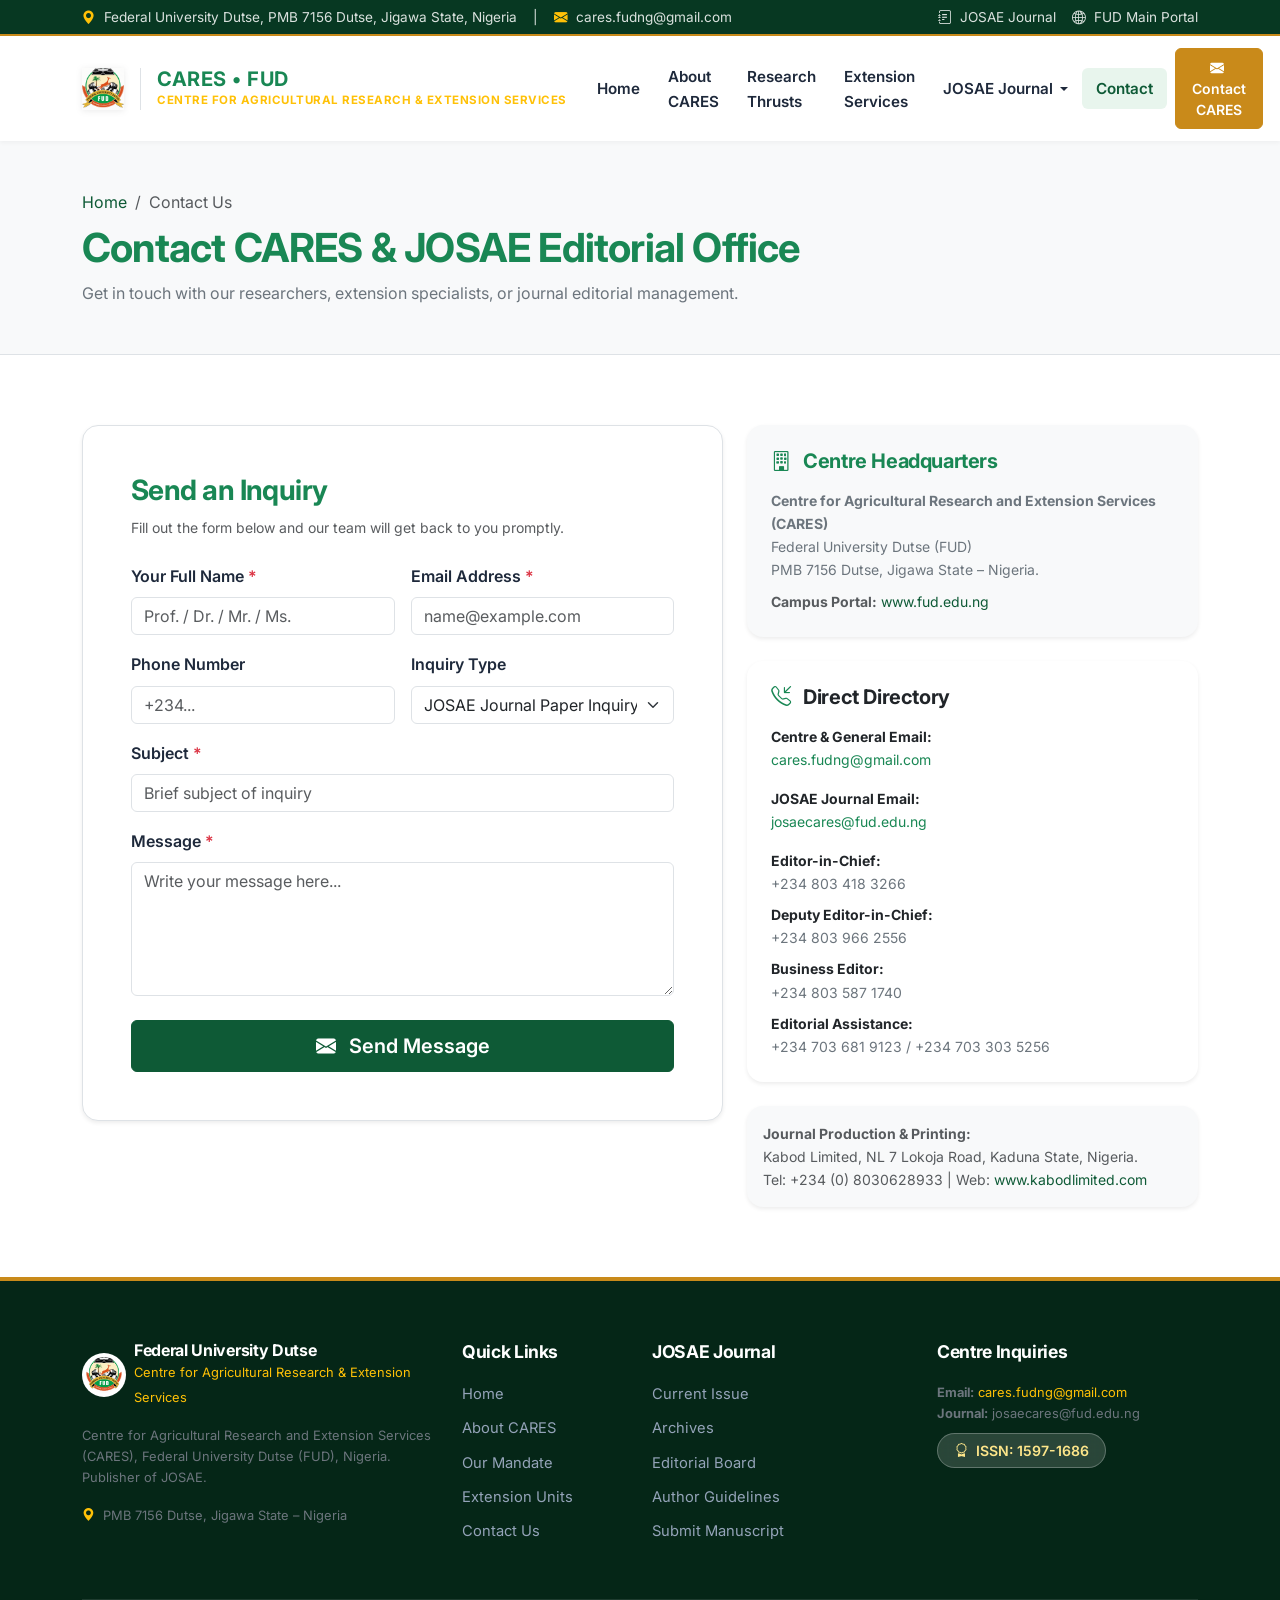
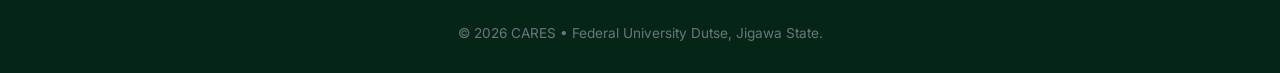
<file: contact.html>
<!DOCTYPE html>
<html lang="en">
<head>
  <meta charset="UTF-8">
  <meta name="viewport" content="width=device-width, initial-scale=1.0">
  <title>Contact Us | CARES &amp; JOSAE - Federal University Dutse</title>
  <meta name="description" content="Contact the Centre for Agricultural Research and Extension Services (CARES) and the Editorial Office of JOSAE at Federal University Dutse, Jigawa State.">
  
  <!-- Bootstrap 5.3 CSS -->
  <link href="https://cdn.jsdelivr.net/npm/bootstrap@5.3.3/dist/css/bootstrap.min.css" rel="stylesheet">
  <!-- Bootstrap Icons -->
  <link href="https://cdn.jsdelivr.net/npm/bootstrap-icons@1.11.3/font/bootstrap-icons.css" rel="stylesheet">
  <!-- Google Fonts -->
  <link rel="preconnect" href="https://fonts.googleapis.com">
  <link rel="preconnect" href="https://fonts.gstatic.com" crossorigin>
  <link href="https://fonts.googleapis.com/css2?family=Inter:wght@300;400;500;600;700;800;900&display=swap" rel="stylesheet">
  <!-- Favicon -->
  <link rel="icon" type="image/png" href="assets/img/favicon.png">
  <link rel="apple-touch-icon" href="assets/img/favicon.png">
  <!-- Custom CSS -->
  <link rel="stylesheet" href="assets/css/style.css">
</head>
<body>

  <!-- Top Bar -->
  <div class="top-bar">
    <div class="container">
      <div class="d-flex justify-content-between align-items-center flex-wrap gap-2">
        <div class="d-flex align-items-center gap-3">
          <span><i class="bi bi-geo-alt-fill text-warning me-1"></i> Federal University Dutse, PMB 7156 Dutse, Jigawa State, Nigeria</span>
          <span class="d-none d-md-inline">|</span>
          <span class="d-none d-md-inline"><i class="bi bi-envelope-fill text-warning me-1"></i> cares.fudng@gmail.com</span>
        </div>
        <div class="d-flex align-items-center gap-3">
          <a href="josae.html"><i class="bi bi-journal-text me-1"></i> JOSAE Journal</a>
          <a href="https://fud.edu.ng" target="_blank" rel="noopener"><i class="bi bi-globe2 me-1"></i> FUD Main Portal</a>
        </div>
      </div>
    </div>
  </div>

  <!-- Navbar -->
  <nav class="navbar navbar-expand-lg main-navbar sticky-top">
    <div class="container">
      <a class="navbar-brand" href="index.html">
        <img src="assets/img/fud-logo.png" alt="Federal University Dutse Crest" class="fud-crest-img">
        <div class="brand-text border-start ps-3 ms-1 d-none d-sm-block">
          <h1 class="text-success fw-bold mb-0" style="font-size: 1.25rem; letter-spacing: 0.5px;">CARES &bull; FUD</h1>
          <small class="text-warning fw-bold text-uppercase" style="font-size: 0.72rem; letter-spacing: 0.5px;">Centre for Agricultural Research &amp; Extension Services</small>
        </div>
      </a>
      
      <button class="navbar-toggler" type="button" data-bs-toggle="collapse" data-bs-target="#navbarMain" aria-controls="navbarMain" aria-expanded="false" aria-label="Toggle navigation">
        <span class="navbar-toggler-icon"></span>
      </button>

      <div class="collapse navbar-collapse" id="navbarMain">
        <ul class="navbar-nav ms-auto mb-2 mb-lg-0 align-items-lg-center">
          <li class="nav-item"><a class="nav-link" href="index.html">Home</a></li>
          <li class="nav-item"><a class="nav-link" href="about.html">About CARES</a></li>
          <li class="nav-item"><a class="nav-link" href="about.html#mandate">Research Thrusts</a></li>
          <li class="nav-item"><a class="nav-link" href="about.html#extension">Extension Services</a></li>
          <li class="nav-item dropdown">
            <a class="nav-link dropdown-toggle" href="#" id="journalDropdown" role="button" data-bs-toggle="dropdown" aria-expanded="false">
              JOSAE Journal
            </a>
            <ul class="dropdown-menu shadow border-0" aria-labelledby="journalDropdown">
              <li><a class="dropdown-item py-2" href="josae.html"><i class="bi bi-journal-text text-success me-2"></i> Journal Home</a></li>
              <li><a class="dropdown-item py-2" href="josae-archives.html"><i class="bi bi-archive text-success me-2"></i> Volumes &amp; Archives</a></li>
              <li><a class="dropdown-item py-2" href="josae-editorial.html"><i class="bi bi-people text-success me-2"></i> Editorial Advisory Board</a></li>
              <li><a class="dropdown-item py-2" href="josae-guidelines.html"><i class="bi bi-file-earmark-text text-success me-2"></i> Author Guidelines &amp; Fees</a></li>
              <li><hr class="dropdown-divider"></li>
              <li><a class="dropdown-item py-2 fw-semibold text-primary" href="josae-submission.html"><i class="bi bi-send text-primary me-2"></i> Submit Manuscript</a></li>
            </ul>
          </li>
          <li class="nav-item"><a class="nav-link active" href="contact.html">Contact</a></li>
          <li class="nav-item ms-lg-2 mt-2 mt-lg-0">
            <a class="btn btn-gold-fud text-white btn-sm px-3 py-2" href="contact.html">
              <i class="bi bi-envelope-fill me-1"></i> Contact CARES
            </a>
          </li>
        </ul>
      </div>
    </div>
  </nav>

  <!-- Banner -->
  <div class="py-5 bg-light border-bottom">
    <div class="container">
      <nav aria-label="breadcrumb">
        <ol class="breadcrumb mb-2">
          <li class="breadcrumb-item"><a href="index.html">Home</a></li>
          <li class="breadcrumb-item active" aria-current="page">Contact Us</li>
        </ol>
      </nav>
      <h1 class="fw-bold text-success mb-2">Contact CARES &amp; JOSAE Editorial Office</h1>
      <p class="text-secondary mb-0">Get in touch with our researchers, extension specialists, or journal editorial management.</p>
    </div>
  </div>

  <section class="section-padding">
    <div class="container">
      <div class="row gy-5">

        <!-- Contact Form -->
        <div class="col-lg-7">
          <div class="bg-white border rounded-4 p-4 p-md-5 shadow-sm">
            <h3 class="fw-bold text-success mb-2">Send an Inquiry</h3>
            <p class="text-muted small mb-4">Fill out the form below and our team will get back to you promptly.</p>

            <form action="mailto:cares.fudng@gmail.com" method="post" enctype="text/plain">
              <div class="row g-3">
                <div class="col-md-6">
                  <label class="form-label fw-semibold">Your Full Name <span class="text-danger">*</span></label>
                  <input type="text" name="name" class="form-control" placeholder="Prof. / Dr. / Mr. / Ms." required>
                </div>
                <div class="col-md-6">
                  <label class="form-label fw-semibold">Email Address <span class="text-danger">*</span></label>
                  <input type="email" name="email" class="form-control" placeholder="name@example.com" required>
                </div>
                <div class="col-md-6">
                  <label class="form-label fw-semibold">Phone Number</label>
                  <input type="tel" name="phone" class="form-control" placeholder="+234...">
                </div>
                <div class="col-md-6">
                  <label class="form-label fw-semibold">Inquiry Type</label>
                  <select name="type" class="form-select">
                    <option value="JOSAE Journal Paper Inquiry">JOSAE Journal Paper Inquiry</option>
                    <option value="Research Collaboration">Agricultural Research Collaboration</option>
                    <option value="Farmer Extension Services">Farmer Training / Extension Services</option>
                    <option value="General Inquiry">General Inquiries</option>
                  </select>
                </div>
                <div class="col-12">
                  <label class="form-label fw-semibold">Subject <span class="text-danger">*</span></label>
                  <input type="text" name="subject" class="form-control" placeholder="Brief subject of inquiry" required>
                </div>
                <div class="col-12">
                  <label class="form-label fw-semibold">Message <span class="text-danger">*</span></label>
                  <textarea name="message" class="form-control" rows="5" placeholder="Write your message here..." required></textarea>
                </div>
                <div class="col-12 mt-4">
                  <button type="submit" class="btn btn-primary-fud btn-lg w-100">
                    <i class="bi bi-envelope-fill me-2"></i> Send Message
                  </button>
                </div>
              </div>
            </form>
          </div>
        </div>

        <!-- Contact Information Cards -->
        <div class="col-lg-5">
          <div class="sidebar-sticky">

            <!-- Physical Office Card -->
            <div class="card border-0 shadow-sm rounded-4 p-4 bg-light mb-4">
              <h5 class="fw-bold text-success mb-3"><i class="bi bi-building me-2"></i> Centre Headquarters</h5>
              <p class="text-secondary small mb-2">
                <strong>Centre for Agricultural Research and Extension Services (CARES)</strong><br>
                Federal University Dutse (FUD)<br>
                PMB 7156 Dutse, Jigawa State – Nigeria.
              </p>
              <div class="small text-muted">
                <strong>Campus Portal:</strong> <a href="https://fud.edu.ng" target="_blank" rel="noopener">www.fud.edu.ng</a>
              </div>
            </div>

            <!-- Direct Contact Directory -->
            <div class="card border-0 shadow-sm rounded-4 p-4 bg-white border mb-4">
              <h5 class="fw-bold text-dark mb-3"><i class="bi bi-telephone-inbound text-success me-2"></i> Direct Directory</h5>
              
              <ul class="list-unstyled small text-secondary mb-0">
                <li class="mb-3">
                  <span class="fw-bold text-dark">Centre &amp; General Email:</span><br>
                  <a href="mailto:cares.fudng@gmail.com" class="text-success">cares.fudng@gmail.com</a>
                </li>
                <li class="mb-3">
                  <span class="fw-bold text-dark">JOSAE Journal Email:</span><br>
                  <a href="mailto:josaecares@fud.edu.ng" class="text-success">josaecares@fud.edu.ng</a>
                </li>
                <li class="mb-2">
                  <span class="fw-bold text-dark">Editor-in-Chief:</span><br>
                  +234 803 418 3266
                </li>
                <li class="mb-2">
                  <span class="fw-bold text-dark">Deputy Editor-in-Chief:</span><br>
                  +234 803 966 2556
                </li>
                <li class="mb-2">
                  <span class="fw-bold text-dark">Business Editor:</span><br>
                  +234 803 587 1740
                </li>
                <li>
                  <span class="fw-bold text-dark">Editorial Assistance:</span><br>
                  +234 703 681 9123 / +234 703 303 5256
                </li>
              </ul>
            </div>

            <!-- Printer Info -->
            <div class="card border-0 shadow-sm rounded-4 p-3 bg-light">
              <div class="small text-muted">
                <strong>Journal Production &amp; Printing:</strong><br>
                Kabod Limited, NL 7 Lokoja Road, Kaduna State, Nigeria.<br>
                Tel: +234 (0) 8030628933 | Web: <a href="http://www.kabodlimited.com" target="_blank" rel="noopener">www.kabodlimited.com</a>
              </div>
            </div>

          </div>
        </div>

      </div>
    </div>
  </section>

  <!-- Footer -->
  <footer class="main-footer">
    <div class="container">
      <div class="row g-4">
        <div class="col-lg-4">
          <div class="d-flex align-items-center gap-2 mb-3">
            <img src="assets/img/fud-logo.png" alt="Federal University Dutse Logo" class="bg-white p-1 rounded-circle footer-fud-logo">
            <div class="text-white">
              <h6 class="fw-bold mb-0 text-white">Federal University Dutse</h6>
              <small class="text-warning">Centre for Agricultural Research &amp; Extension Services</small>
            </div>
          </div>
          <p class="text-secondary small">
            Centre for Agricultural Research and Extension Services (CARES), Federal University Dutse (FUD), Nigeria. Publisher of JOSAE.
          </p>
          <div class="small text-secondary">
            <i class="bi bi-geo-alt-fill text-warning me-1"></i> PMB 7156 Dutse, Jigawa State – Nigeria
          </div>
        </div>

        <div class="col-sm-6 col-lg-2">
          <h5>Quick Links</h5>
          <ul class="footer-links">
            <li><a href="index.html">Home</a></li>
            <li><a href="about.html">About CARES</a></li>
            <li><a href="about.html#mandate">Our Mandate</a></li>
            <li><a href="about.html#extension">Extension Units</a></li>
            <li><a href="contact.html">Contact Us</a></li>
          </ul>
        </div>

        <div class="col-sm-6 col-lg-3">
          <h5>JOSAE Journal</h5>
          <ul class="footer-links">
            <li><a href="josae.html">Current Issue</a></li>
            <li><a href="josae-archives.html">Archives</a></li>
            <li><a href="josae-editorial.html">Editorial Board</a></li>
            <li><a href="josae-guidelines.html">Author Guidelines</a></li>
            <li><a href="josae-submission.html">Submit Manuscript</a></li>
          </ul>
        </div>

        <div class="col-lg-3">
          <h5>Centre Inquiries</h5>
          <p class="small text-secondary mb-2">
            <strong>Email:</strong> <a href="mailto:cares.fudng@gmail.com" class="text-warning">cares.fudng@gmail.com</a><br>
            <strong>Journal:</strong> josaecares@fud.edu.ng
          </p>
          <div class="issn-pill">
            <i class="bi bi-award"></i> ISSN: 1597-1686
          </div>
        </div>
      </div>

      <div class="footer-bottom text-center text-secondary">
        <div class="container">
          <p class="mb-1">&copy; <span id="currentYear">2024</span> CARES &bull; Federal University Dutse, Jigawa State.</p>
        </div>
      </div>
    </div>
  </footer>

  <!-- Bootstrap 5 JS Bundle -->
  <script src="https://cdn.jsdelivr.net/npm/bootstrap@5.3.3/dist/js/bootstrap.bundle.min.js"></script>
  <script src="assets/js/main.js"></script>
  <script>
    document.getElementById('currentYear').textContent = new Date().getFullYear();
  </script>
</body>
</html>
</file>
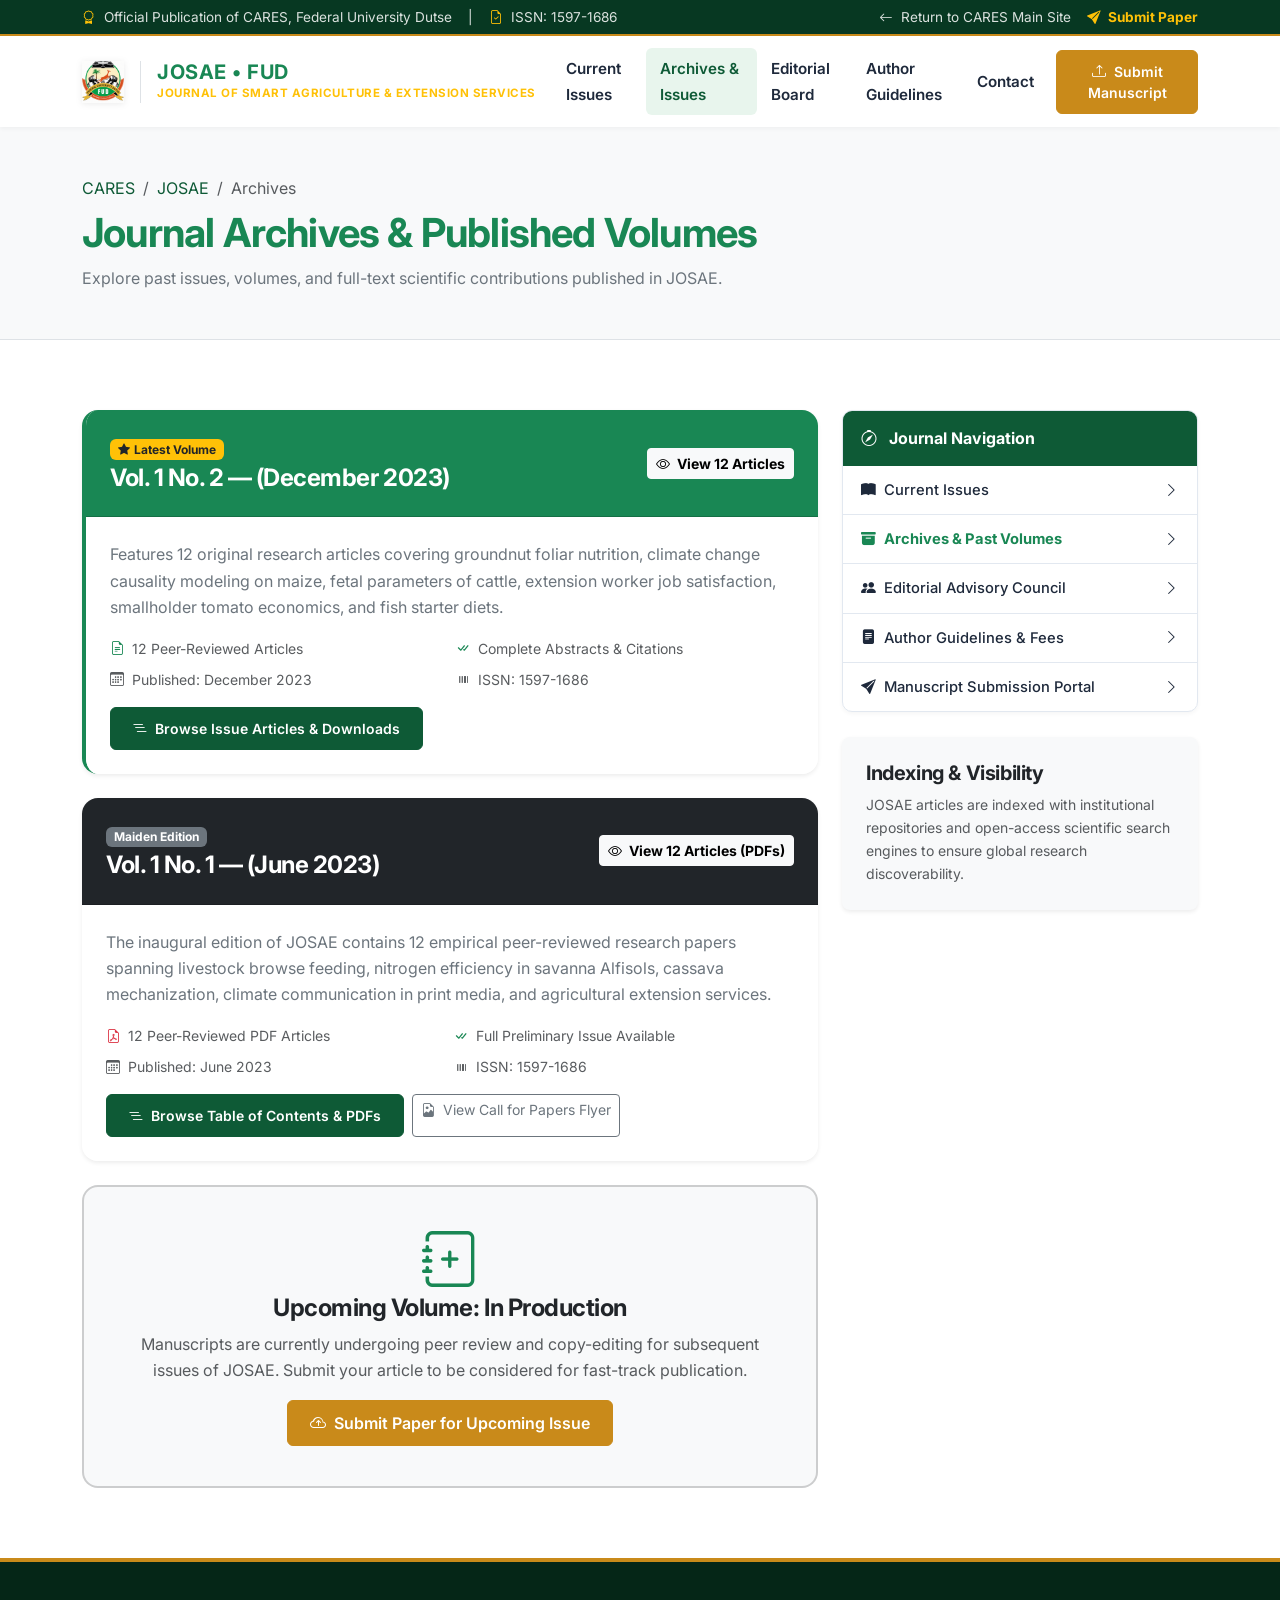
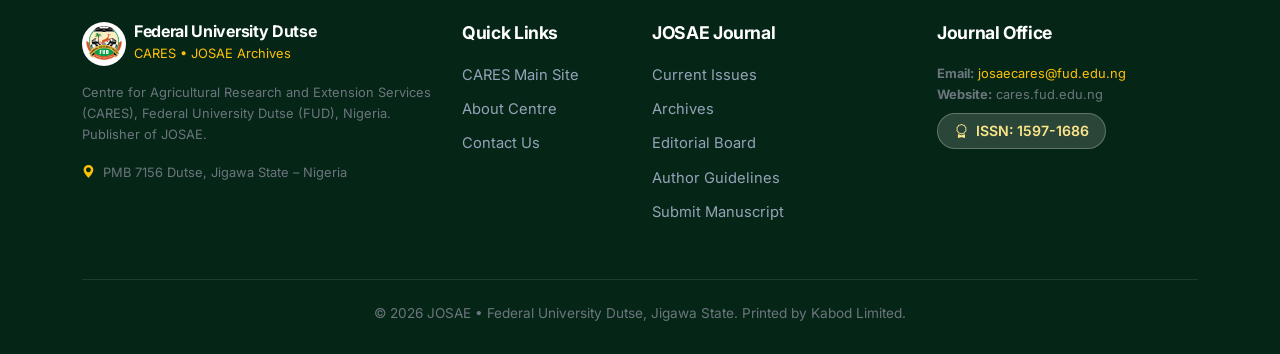
<file: josae-archives.html>
<!DOCTYPE html>
<html lang="en">
<head>
  <meta charset="UTF-8">
  <meta name="viewport" content="width=device-width, initial-scale=1.0">
  <title>Journal Archives &amp; Issues | JOSAE - Federal University Dutse</title>
  <meta name="description" content="Browse published volumes and past issues of Journal of Smart Agriculture and Extension Services (JOSAE).">
  
  <!-- Bootstrap 5.3 CSS -->
  <link href="https://cdn.jsdelivr.net/npm/bootstrap@5.3.3/dist/css/bootstrap.min.css" rel="stylesheet">
  <!-- Bootstrap Icons -->
  <link href="https://cdn.jsdelivr.net/npm/bootstrap-icons@1.11.3/font/bootstrap-icons.css" rel="stylesheet">
  <!-- Google Fonts -->
  <link rel="preconnect" href="https://fonts.googleapis.com">
  <link rel="preconnect" href="https://fonts.gstatic.com" crossorigin>
  <link href="https://fonts.googleapis.com/css2?family=Inter:wght@300;400;500;600;700;800;900&display=swap" rel="stylesheet">
  <!-- Favicon -->
  <link rel="icon" type="image/png" href="assets/img/favicon.png">
  <link rel="apple-touch-icon" href="assets/img/favicon.png">
  <!-- Custom CSS -->
  <link rel="stylesheet" href="assets/css/style.css">
</head>
<body>

  <!-- Top Bar -->
  <div class="top-bar">
    <div class="container">
      <div class="d-flex justify-content-between align-items-center flex-wrap gap-2">
        <div class="d-flex align-items-center gap-3">
          <span><i class="bi bi-award text-warning me-1"></i> Official Publication of CARES, Federal University Dutse</span>
          <span class="d-none d-md-inline">|</span>
          <span class="d-none d-md-inline"><i class="bi bi-file-earmark-check text-warning me-1"></i> ISSN: 1597-1686</span>
        </div>
        <div class="d-flex align-items-center gap-3">
          <a href="index.html"><i class="bi bi-arrow-left me-1"></i> Return to CARES Main Site</a>
          <a href="josae-submission.html" class="fw-bold text-warning"><i class="bi bi-send-fill me-1"></i> Submit Paper</a>
        </div>
      </div>
    </div>
  </div>

  <!-- Navbar -->
  <nav class="navbar navbar-expand-lg main-navbar sticky-top">
    <div class="container">
      <a class="navbar-brand" href="josae.html">
        <img src="assets/img/fud-logo.png" alt="Federal University Dutse Crest" class="fud-crest-img">
        <div class="brand-text border-start ps-3 ms-1 d-none d-sm-block">
          <h1 class="text-success fw-bold mb-0" style="font-size: 1.25rem; letter-spacing: 0.5px;">JOSAE &bull; FUD</h1>
          <small class="text-warning fw-bold text-uppercase" style="font-size: 0.72rem; letter-spacing: 0.5px;">Journal of Smart Agriculture &amp; Extension Services</small>
        </div>
      </a>
      
      <button class="navbar-toggler" type="button" data-bs-toggle="collapse" data-bs-target="#navbarJosae" aria-controls="navbarJosae" aria-expanded="false" aria-label="Toggle navigation">
        <span class="navbar-toggler-icon"></span>
      </button>

      <div class="collapse navbar-collapse" id="navbarJosae">
        <ul class="navbar-nav ms-auto mb-2 mb-lg-0 align-items-lg-center">
          <li class="nav-item"><a class="nav-link" href="josae.html">Current Issues</a></li>
          <li class="nav-item"><a class="nav-link active" href="josae-archives.html">Archives &amp; Issues</a></li>
          <li class="nav-item"><a class="nav-link" href="josae-editorial.html">Editorial Board</a></li>
          <li class="nav-item"><a class="nav-link" href="josae-guidelines.html">Author Guidelines</a></li>
          <li class="nav-item"><a class="nav-link" href="contact.html">Contact</a></li>
          <li class="nav-item ms-lg-2 mt-2 mt-lg-0">
            <a class="btn btn-gold-fud text-white btn-sm" href="josae-submission.html">
              <i class="bi bi-upload me-1"></i> Submit Manuscript
            </a>
          </li>
        </ul>
      </div>
    </div>
  </nav>

  <!-- Header Banner -->
  <div class="py-5 bg-light border-bottom">
    <div class="container">
      <nav aria-label="breadcrumb">
        <ol class="breadcrumb mb-2">
          <li class="breadcrumb-item"><a href="index.html">CARES</a></li>
          <li class="breadcrumb-item"><a href="josae.html">JOSAE</a></li>
          <li class="breadcrumb-item active" aria-current="page">Archives</li>
        </ol>
      </nav>
      <h1 class="fw-bold text-success mb-2">Journal Archives &amp; Published Volumes</h1>
      <p class="text-secondary mb-0">Explore past issues, volumes, and full-text scientific contributions published in JOSAE.</p>
    </div>
  </div>

  <section class="section-padding">
    <div class="container">
      <div class="row gy-4">

        <div class="col-lg-8">

          <!-- 2023 Volume 1 Issue 2 (Current) -->
          <div class="card border-0 shadow-sm rounded-4 overflow-hidden mb-4 border-start border-success border-4">
            <div class="card-header bg-success text-white p-4 d-flex justify-content-between align-items-center flex-wrap gap-2">
              <div>
                <span class="badge bg-warning text-dark mb-1"><i class="bi bi-star-fill me-1"></i>Latest Volume</span>
                <h4 class="fw-bold text-white mb-0">Vol. 1 No. 2 — (December 2023)</h4>
              </div>
              <a href="josae.html" class="btn btn-light btn-sm fw-bold">
                <i class="bi bi-eye me-1"></i> View 12 Articles
              </a>
            </div>
            <div class="card-body p-4 bg-white">
              <p class="text-secondary mb-3">
                Features 12 original research articles covering groundnut foliar nutrition, climate change causality modeling on maize, fetal parameters of cattle, extension worker job satisfaction, smallholder tomato economics, and fish starter diets.
              </p>
              <div class="row g-2 mb-3">
                <div class="col-sm-6 small text-muted"><i class="bi bi-file-earmark-text text-success me-1"></i> 12 Peer-Reviewed Articles</div>
                <div class="col-sm-6 small text-muted"><i class="bi bi-check-all text-success me-1"></i> Complete Abstracts &amp; Citations</div>
                <div class="col-sm-6 small text-muted"><i class="bi bi-calendar3 me-1"></i> Published: December 2023</div>
                <div class="col-sm-6 small text-muted"><i class="bi bi-upc me-1"></i> ISSN: 1597-1686</div>
              </div>
              <div class="d-flex gap-2 flex-wrap">
                <a href="josae.html" class="btn btn-primary-fud btn-sm">
                  <i class="bi bi-list-nested me-1"></i> Browse Issue Articles &amp; Downloads
                </a>
              </div>
            </div>
          </div>

          <!-- 2023 Volume 1 Issue 1 (Maiden) -->
          <div class="card border-0 shadow-sm rounded-4 overflow-hidden mb-4">
            <div class="card-header bg-dark text-white p-4 d-flex justify-content-between align-items-center flex-wrap gap-2">
              <div>
                <span class="badge bg-secondary mb-1">Maiden Edition</span>
                <h4 class="fw-bold text-white mb-0">Vol. 1 No. 1 — (June 2023)</h4>
              </div>
              <a href="josae.html" class="btn btn-light btn-sm fw-bold">
                <i class="bi bi-eye me-1"></i> View 12 Articles (PDFs)
              </a>
            </div>
            <div class="card-body p-4 bg-white">
              <p class="text-secondary mb-3">
                The inaugural edition of JOSAE contains 12 empirical peer-reviewed research papers spanning livestock browse feeding, nitrogen efficiency in savanna Alfisols, cassava mechanization, climate communication in print media, and agricultural extension services.
              </p>
              <div class="row g-2 mb-3">
                <div class="col-sm-6 small text-muted"><i class="bi bi-file-earmark-pdf text-danger me-1"></i> 12 Peer-Reviewed PDF Articles</div>
                <div class="col-sm-6 small text-muted"><i class="bi bi-check-all text-success me-1"></i> Full Preliminary Issue Available</div>
                <div class="col-sm-6 small text-muted"><i class="bi bi-calendar3 me-1"></i> Published: June 2023</div>
                <div class="col-sm-6 small text-muted"><i class="bi bi-upc me-1"></i> ISSN: 1597-1686</div>
              </div>
              <div class="d-flex gap-2 flex-wrap">
                <a href="josae.html" class="btn btn-primary-fud btn-sm">
                  <i class="bi bi-list-nested me-1"></i> Browse Table of Contents &amp; PDFs
                </a>
                <a href="assets/img/josae-call-for-papers.jpg" target="_blank" class="btn btn-outline-secondary btn-sm">
                  <i class="bi bi-file-earmark-image me-1"></i> View Call for Papers Flyer
                </a>
              </div>
            </div>
          </div>

          <!-- Upcoming Volume Banner -->
          <div class="card border-2 border-dashed rounded-4 p-4 text-center bg-light">
            <div class="p-3">
              <i class="bi bi-journal-plus display-4 text-success mb-2"></i>
              <h4 class="fw-bold text-dark">Upcoming Volume: In Production</h4>
              <p class="text-muted max-w-md mx-auto mb-3">
                Manuscripts are currently undergoing peer review and copy-editing for subsequent issues of JOSAE. Submit your article to be considered for fast-track publication.
              </p>
              <a href="josae-submission.html" class="btn btn-gold-fud">
                <i class="bi bi-cloud-arrow-up me-1"></i> Submit Paper for Upcoming Issue
              </a>
            </div>
          </div>

        </div>

        <!-- Sidebar -->
        <div class="col-lg-4">
          <div class="sidebar-sticky">

            <div class="quick-nav-card">
              <div class="quick-nav-header">
                <i class="bi bi-compass me-2"></i> Journal Navigation
              </div>
              <div class="quick-nav-list">
                <a href="josae.html"><span><i class="bi bi-book-fill me-2"></i>Current Issues</span> <i class="bi bi-chevron-right"></i></a>
                <a href="josae-archives.html"><span class="fw-bold text-success"><i class="bi bi-archive-fill me-2"></i>Archives &amp; Past Volumes</span> <i class="bi bi-chevron-right"></i></a>
                <a href="josae-editorial.html"><span><i class="bi bi-people-fill me-2"></i>Editorial Advisory Council</span> <i class="bi bi-chevron-right"></i></a>
                <a href="josae-guidelines.html"><span><i class="bi bi-file-text-fill me-2"></i>Author Guidelines &amp; Fees</span> <i class="bi bi-chevron-right"></i></a>
                <a href="josae-submission.html"><span><i class="bi bi-send-fill me-2"></i>Manuscript Submission Portal</span> <i class="bi bi-chevron-right"></i></a>
              </div>
            </div>

            <div class="card border-0 shadow-sm rounded-3 p-4 bg-light">
              <h5 class="fw-bold text-dark mb-2">Indexing &amp; Visibility</h5>
              <p class="small text-muted mb-0">
                JOSAE articles are indexed with institutional repositories and open-access scientific search engines to ensure global research discoverability.
              </p>
            </div>

          </div>
        </div>

      </div>
    </div>
  </section>

  <!-- Footer -->
  <footer class="main-footer">
    <div class="container">
      <div class="row g-4">
        <div class="col-lg-4">
          <div class="d-flex align-items-center gap-2 mb-3">
            <img src="assets/img/fud-logo.png" alt="Federal University Dutse Logo" class="bg-white p-1 rounded-circle footer-fud-logo">
            <div class="text-white">
              <h6 class="fw-bold mb-0 text-white">Federal University Dutse</h6>
              <small class="text-warning">CARES &bull; JOSAE Archives</small>
            </div>
          </div>
          <p class="text-secondary small">
            Centre for Agricultural Research and Extension Services (CARES), Federal University Dutse (FUD), Nigeria. Publisher of JOSAE.
          </p>
          <div class="small text-secondary">
            <i class="bi bi-geo-alt-fill text-warning me-1"></i> PMB 7156 Dutse, Jigawa State – Nigeria
          </div>
        </div>

        <div class="col-sm-6 col-lg-2">
          <h5>Quick Links</h5>
          <ul class="footer-links">
            <li><a href="index.html">CARES Main Site</a></li>
            <li><a href="about.html">About Centre</a></li>
            <li><a href="contact.html">Contact Us</a></li>
          </ul>
        </div>

        <div class="col-sm-6 col-lg-3">
          <h5>JOSAE Journal</h5>
          <ul class="footer-links">
            <li><a href="josae.html">Current Issues</a></li>
            <li><a href="josae-archives.html">Archives</a></li>
            <li><a href="josae-editorial.html">Editorial Board</a></li>
            <li><a href="josae-guidelines.html">Author Guidelines</a></li>
            <li><a href="josae-submission.html">Submit Manuscript</a></li>
          </ul>
        </div>

        <div class="col-lg-3">
          <h5>Journal Office</h5>
          <p class="small text-secondary mb-2">
            <strong>Email:</strong> <a href="mailto:josaecares@fud.edu.ng" class="text-warning">josaecares@fud.edu.ng</a><br>
            <strong>Website:</strong> cares.fud.edu.ng
          </p>
          <div class="issn-pill">
            <i class="bi bi-award"></i> ISSN: 1597-1686
          </div>
        </div>
      </div>

      <div class="footer-bottom text-center text-secondary">
        <div class="container">
          <p class="mb-1">&copy; <span id="currentYear">2024</span> JOSAE &bull; Federal University Dutse, Jigawa State. Printed by Kabod Limited.</p>
        </div>
      </div>
    </div>
  </footer>

  <!-- Bootstrap 5 JS Bundle -->
  <script src="https://cdn.jsdelivr.net/npm/bootstrap@5.3.3/dist/js/bootstrap.bundle.min.js"></script>
  <script src="assets/js/main.js"></script>
  <script>
    document.getElementById('currentYear').textContent = new Date().getFullYear();
  </script>
</body>
</html>
</file>
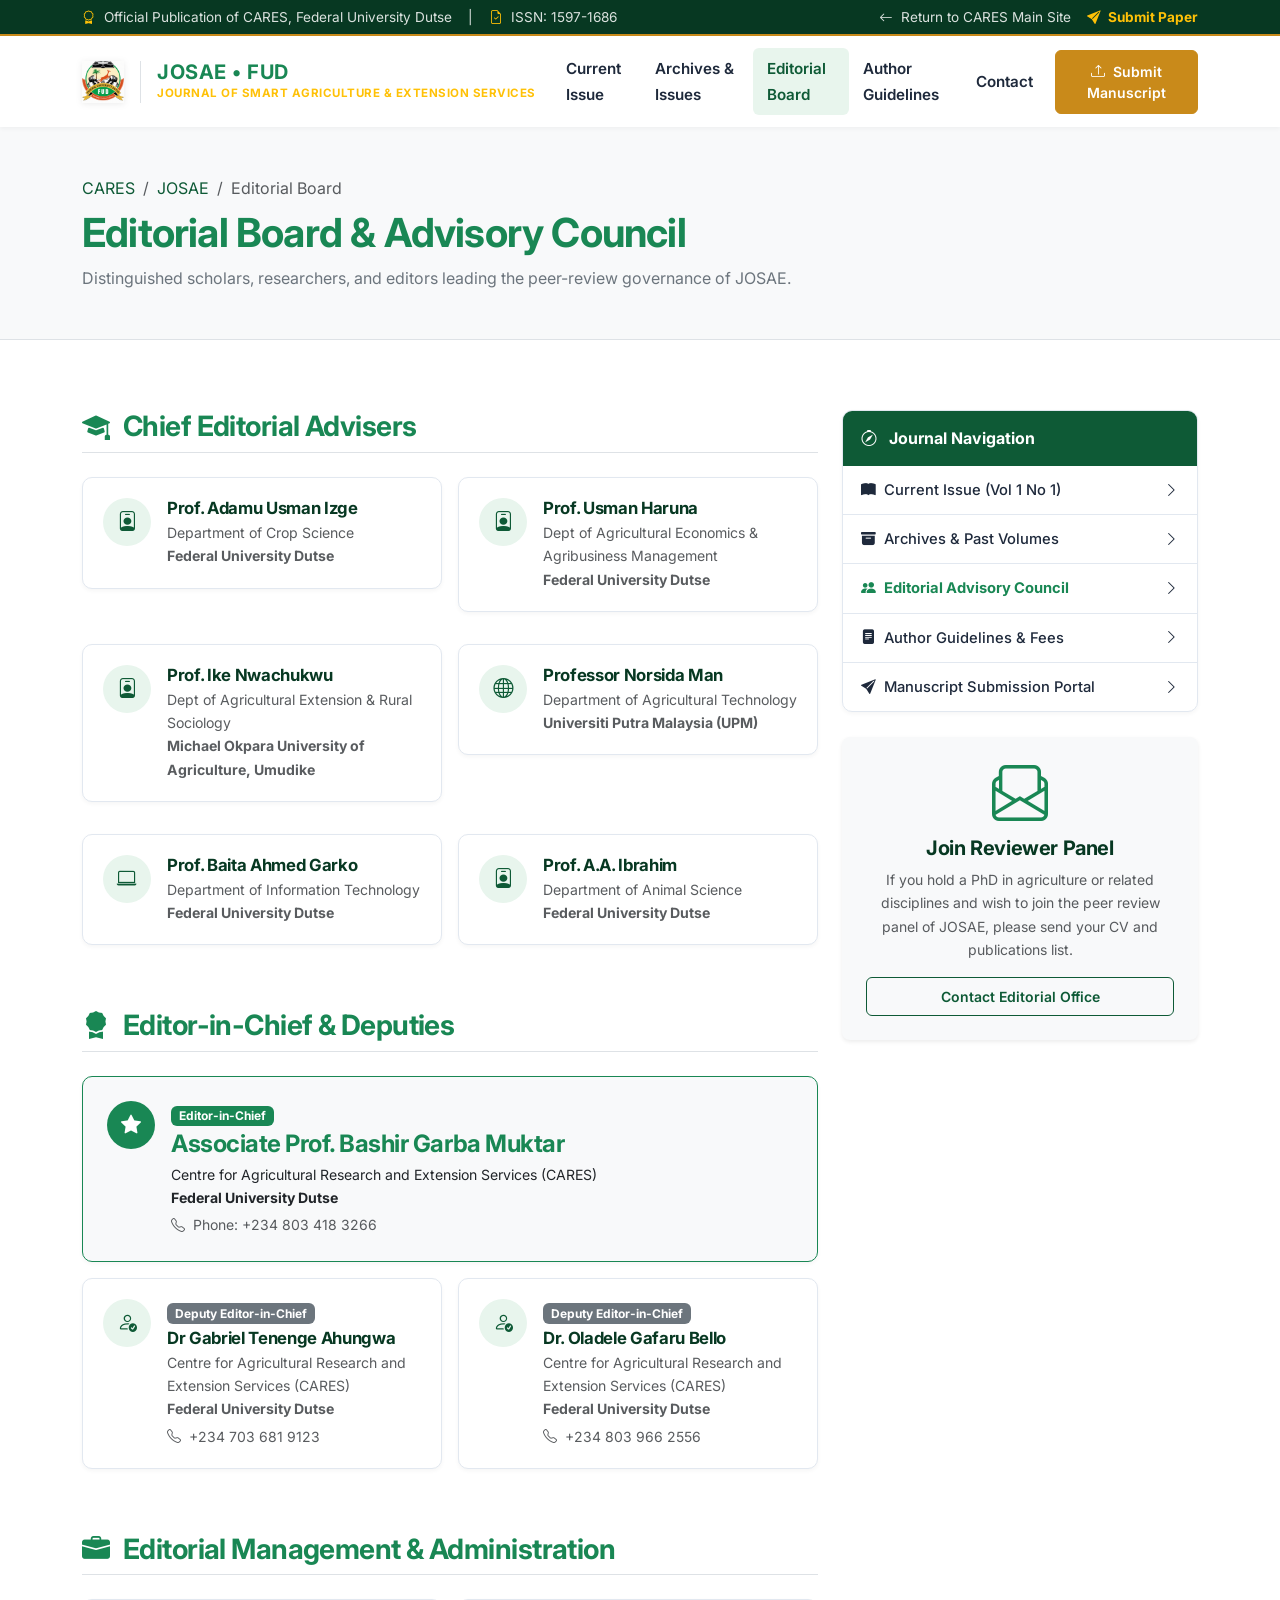
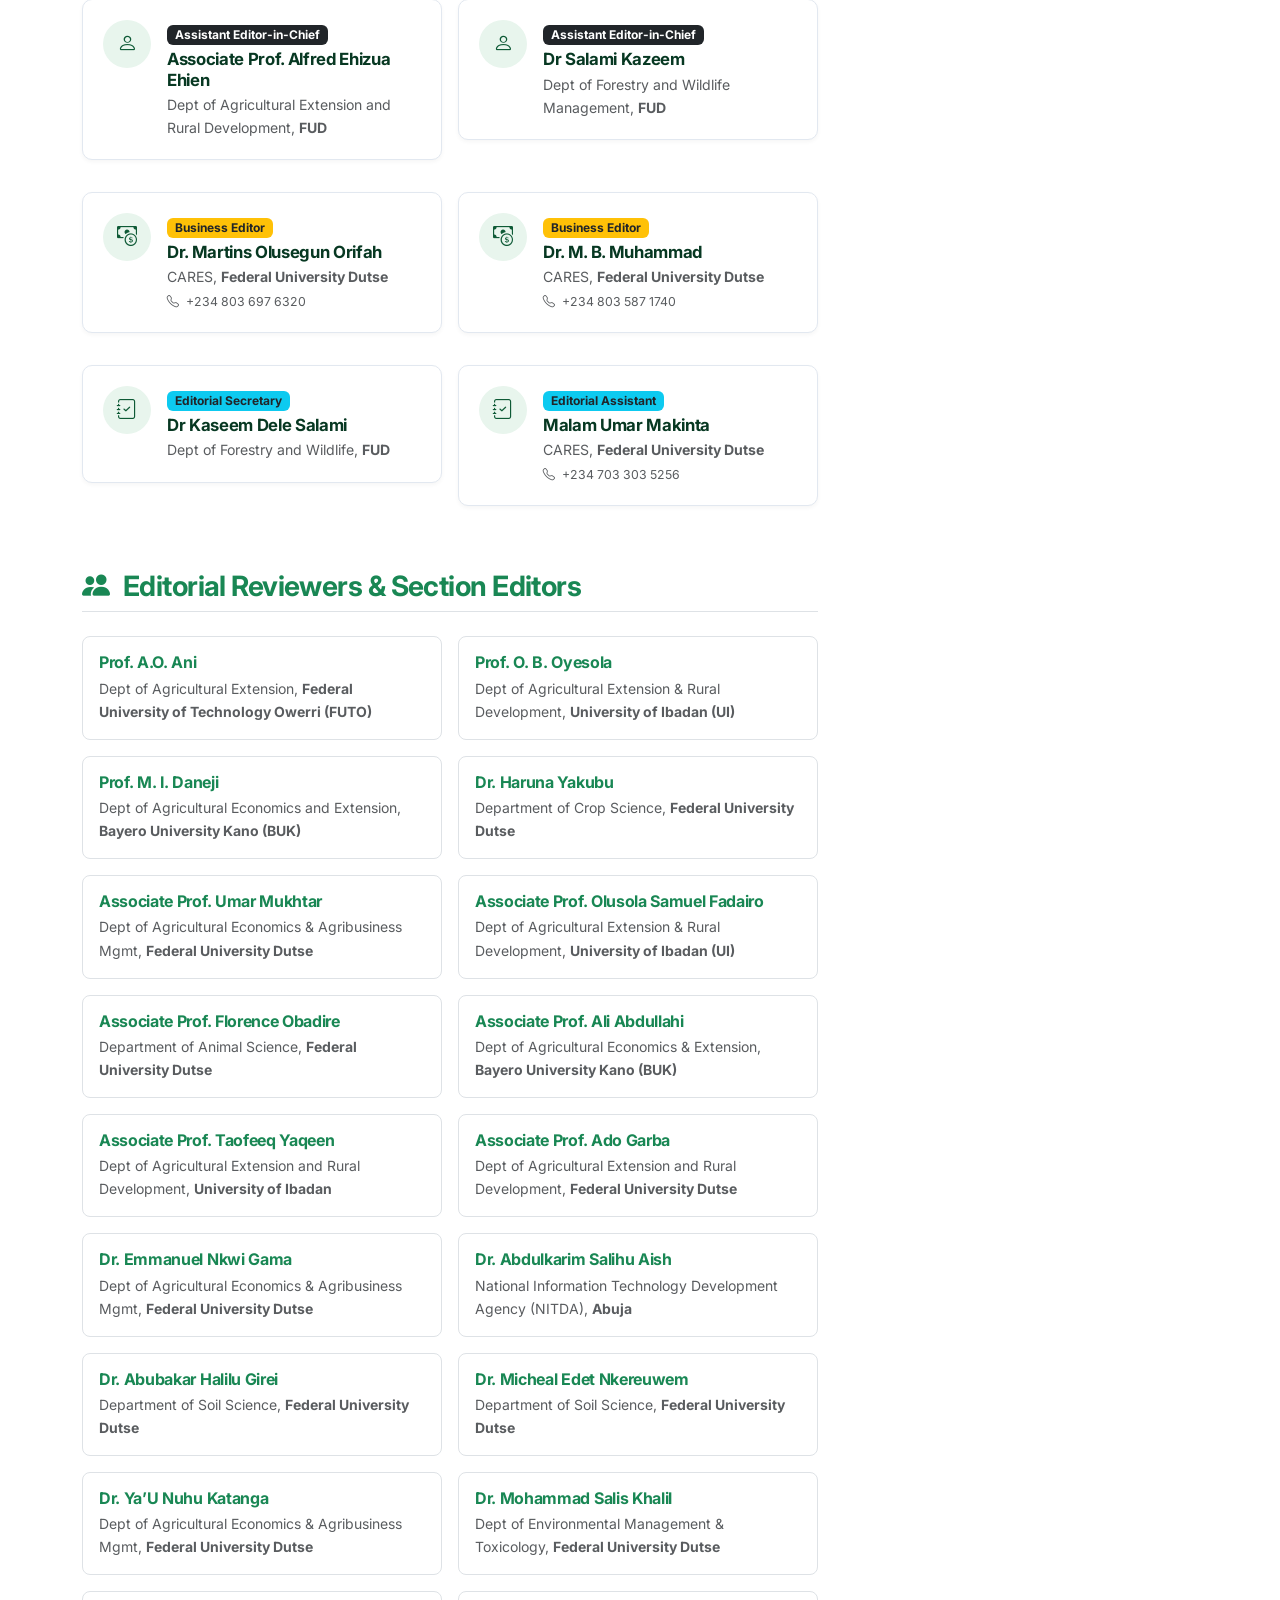
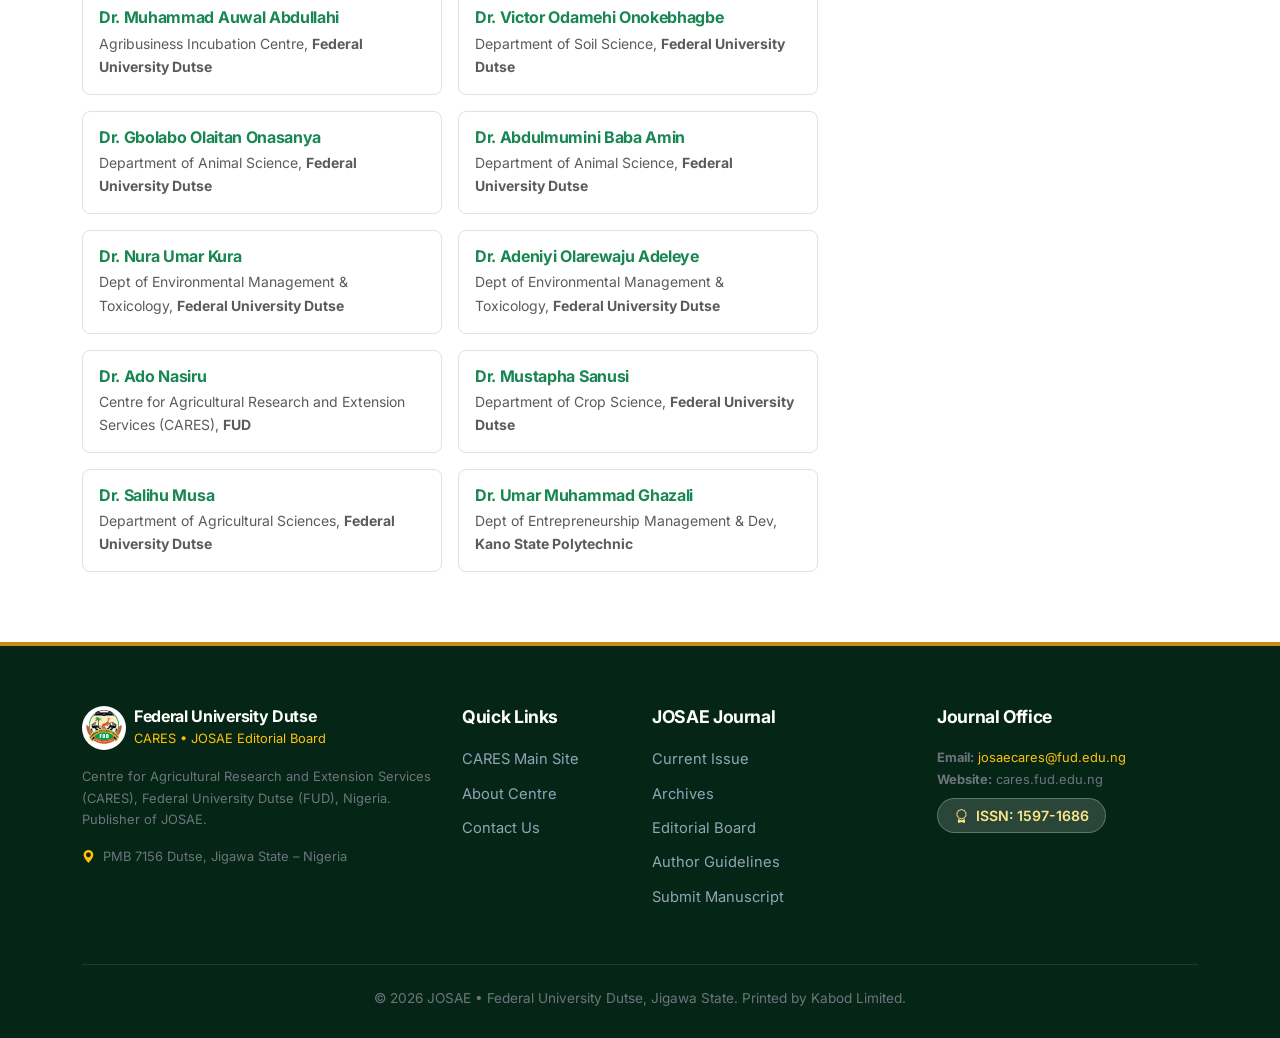
<file: josae-editorial.html>
<!DOCTYPE html>
<html lang="en">
<head>
  <meta charset="UTF-8">
  <meta name="viewport" content="width=device-width, initial-scale=1.0">
  <title>Editorial Board | JOSAE - Journal of Smart Agriculture and Extension Services</title>
  <meta name="description" content="Editorial Advisory Council, Editor-in-Chief, and Editorial Board of the Journal of Smart Agriculture and Extension Services (JOSAE), Federal University Dutse.">
  
  <!-- Bootstrap 5.3 CSS -->
  <link href="https://cdn.jsdelivr.net/npm/bootstrap@5.3.3/dist/css/bootstrap.min.css" rel="stylesheet">
  <!-- Bootstrap Icons -->
  <link href="https://cdn.jsdelivr.net/npm/bootstrap-icons@1.11.3/font/bootstrap-icons.css" rel="stylesheet">
  <!-- Google Fonts -->
  <link rel="preconnect" href="https://fonts.googleapis.com">
  <link rel="preconnect" href="https://fonts.gstatic.com" crossorigin>
  <link href="https://fonts.googleapis.com/css2?family=Inter:wght@300;400;500;600;700;800;900&display=swap" rel="stylesheet">
  <!-- Favicon -->
  <link rel="icon" type="image/png" href="assets/img/favicon.png">
  <link rel="apple-touch-icon" href="assets/img/favicon.png">
  <!-- Custom CSS -->
  <link rel="stylesheet" href="assets/css/style.css">
</head>
<body>

  <!-- Top Bar -->
  <div class="top-bar">
    <div class="container">
      <div class="d-flex justify-content-between align-items-center flex-wrap gap-2">
        <div class="d-flex align-items-center gap-3">
          <span><i class="bi bi-award text-warning me-1"></i> Official Publication of CARES, Federal University Dutse</span>
          <span class="d-none d-md-inline">|</span>
          <span class="d-none d-md-inline"><i class="bi bi-file-earmark-check text-warning me-1"></i> ISSN: 1597-1686</span>
        </div>
        <div class="d-flex align-items-center gap-3">
          <a href="index.html"><i class="bi bi-arrow-left me-1"></i> Return to CARES Main Site</a>
          <a href="josae-submission.html" class="fw-bold text-warning"><i class="bi bi-send-fill me-1"></i> Submit Paper</a>
        </div>
      </div>
    </div>
  </div>

  <!-- Navbar -->
  <nav class="navbar navbar-expand-lg main-navbar sticky-top">
    <div class="container">
      <a class="navbar-brand" href="josae.html">
        <img src="assets/img/fud-logo.png" alt="Federal University Dutse Crest" class="fud-crest-img">
        <div class="brand-text border-start ps-3 ms-1 d-none d-sm-block">
          <h1 class="text-success fw-bold mb-0" style="font-size: 1.25rem; letter-spacing: 0.5px;">JOSAE &bull; FUD</h1>
          <small class="text-warning fw-bold text-uppercase" style="font-size: 0.72rem; letter-spacing: 0.5px;">Journal of Smart Agriculture &amp; Extension Services</small>
        </div>
      </a>
      
      <button class="navbar-toggler" type="button" data-bs-toggle="collapse" data-bs-target="#navbarJosae" aria-controls="navbarJosae" aria-expanded="false" aria-label="Toggle navigation">
        <span class="navbar-toggler-icon"></span>
      </button>

      <div class="collapse navbar-collapse" id="navbarJosae">
        <ul class="navbar-nav ms-auto mb-2 mb-lg-0 align-items-lg-center">
          <li class="nav-item"><a class="nav-link" href="josae.html">Current Issue</a></li>
          <li class="nav-item"><a class="nav-link" href="josae-archives.html">Archives &amp; Issues</a></li>
          <li class="nav-item"><a class="nav-link active" href="josae-editorial.html">Editorial Board</a></li>
          <li class="nav-item"><a class="nav-link" href="josae-guidelines.html">Author Guidelines</a></li>
          <li class="nav-item"><a class="nav-link" href="contact.html">Contact</a></li>
          <li class="nav-item ms-lg-2 mt-2 mt-lg-0">
            <a class="btn btn-gold-fud text-white btn-sm" href="josae-submission.html">
              <i class="bi bi-upload me-1"></i> Submit Manuscript
            </a>
          </li>
        </ul>
      </div>
    </div>
  </nav>

  <!-- Header Banner -->
  <div class="py-5 bg-light border-bottom">
    <div class="container">
      <nav aria-label="breadcrumb">
        <ol class="breadcrumb mb-2">
          <li class="breadcrumb-item"><a href="index.html">CARES</a></li>
          <li class="breadcrumb-item"><a href="josae.html">JOSAE</a></li>
          <li class="breadcrumb-item active" aria-current="page">Editorial Board</li>
        </ol>
      </nav>
      <h1 class="fw-bold text-success mb-2">Editorial Board &amp; Advisory Council</h1>
      <p class="text-secondary mb-0">Distinguished scholars, researchers, and editors leading the peer-review governance of JOSAE.</p>
    </div>
  </div>

  <section class="section-padding">
    <div class="container">
      <div class="row gy-5">

        <!-- Main Editorial Lists -->
        <div class="col-lg-8">

          <!-- 1. Chief Editorial Advisers -->
          <div class="mb-5">
            <h3 class="fw-bold text-success border-bottom pb-2 mb-4">
              <i class="bi bi-mortarboard-fill me-2"></i> Chief Editorial Advisers
            </h3>
            <div class="row g-3">
              <div class="col-md-6">
                <div class="board-card">
                  <div class="board-avatar"><i class="bi bi-person-badge"></i></div>
                  <div class="board-info">
                    <h5>Prof. Adamu Usman Izge</h5>
                    <p class="text-muted">Department of Crop Science<br><strong>Federal University Dutse</strong></p>
                  </div>
                </div>
              </div>
              <div class="col-md-6">
                <div class="board-card">
                  <div class="board-avatar"><i class="bi bi-person-badge"></i></div>
                  <div class="board-info">
                    <h5>Prof. Usman Haruna</h5>
                    <p class="text-muted">Dept of Agricultural Economics &amp; Agribusiness Management<br><strong>Federal University Dutse</strong></p>
                  </div>
                </div>
              </div>
              <div class="col-md-6">
                <div class="board-card">
                  <div class="board-avatar"><i class="bi bi-person-badge"></i></div>
                  <div class="board-info">
                    <h5>Prof. Ike Nwachukwu</h5>
                    <p class="text-muted">Dept of Agricultural Extension &amp; Rural Sociology<br><strong>Michael Okpara University of Agriculture, Umudike</strong></p>
                  </div>
                </div>
              </div>
              <div class="col-md-6">
                <div class="board-card">
                  <div class="board-avatar"><i class="bi bi-globe"></i></div>
                  <div class="board-info">
                    <h5>Professor Norsida Man</h5>
                    <p class="text-muted">Department of Agricultural Technology<br><strong>Universiti Putra Malaysia (UPM)</strong></p>
                  </div>
                </div>
              </div>
              <div class="col-md-6">
                <div class="board-card">
                  <div class="board-avatar"><i class="bi bi-laptop"></i></div>
                  <div class="board-info">
                    <h5>Prof. Baita Ahmed Garko</h5>
                    <p class="text-muted">Department of Information Technology<br><strong>Federal University Dutse</strong></p>
                  </div>
                </div>
              </div>
              <div class="col-md-6">
                <div class="board-card">
                  <div class="board-avatar"><i class="bi bi-person-badge"></i></div>
                  <div class="board-info">
                    <h5>Prof. A.A. Ibrahim</h5>
                    <p class="text-muted">Department of Animal Science<br><strong>Federal University Dutse</strong></p>
                  </div>
                </div>
              </div>
            </div>
          </div>

          <!-- 2. Editor-in-Chief & Deputy Editors -->
          <div class="mb-5">
            <h3 class="fw-bold text-success border-bottom pb-2 mb-4">
              <i class="bi bi-award-fill me-2"></i> Editor-in-Chief &amp; Deputies
            </h3>
            
            <div class="board-card bg-light border-success mb-3 p-4">
              <div class="board-avatar bg-success text-white"><i class="bi bi-star-fill"></i></div>
              <div class="board-info">
                <span class="badge bg-success mb-1">Editor-in-Chief</span>
                <h4 class="fw-bold mb-1 text-success">Associate Prof. Bashir Garba Muktar</h4>
                <p class="text-dark">Centre for Agricultural Research and Extension Services (CARES)<br><strong>Federal University Dutse</strong></p>
                <div class="small text-muted mt-1"><i class="bi bi-telephone me-1"></i> Phone: +234 803 418 3266</div>
              </div>
            </div>

            <div class="row g-3">
              <div class="col-md-6">
                <div class="board-card">
                  <div class="board-avatar"><i class="bi bi-person-check"></i></div>
                  <div class="board-info">
                    <span class="badge bg-secondary mb-1">Deputy Editor-in-Chief</span>
                    <h5>Dr Gabriel Tenenge Ahungwa</h5>
                    <p class="text-muted">Centre for Agricultural Research and Extension Services (CARES)<br><strong>Federal University Dutse</strong></p>
                    <div class="small text-muted mt-1"><i class="bi bi-telephone me-1"></i> +234 703 681 9123</div>
                  </div>
                </div>
              </div>
              <div class="col-md-6">
                <div class="board-card">
                  <div class="board-avatar"><i class="bi bi-person-check"></i></div>
                  <div class="board-info">
                    <span class="badge bg-secondary mb-1">Deputy Editor-in-Chief</span>
                    <h5>Dr. Oladele Gafaru Bello</h5>
                    <p class="text-muted">Centre for Agricultural Research and Extension Services (CARES)<br><strong>Federal University Dutse</strong></p>
                    <div class="small text-muted mt-1"><i class="bi bi-telephone me-1"></i> +234 803 966 2556</div>
                  </div>
                </div>
              </div>
            </div>
          </div>

          <!-- 3. Assistants, Business Editors & Secretaries -->
          <div class="mb-5">
            <h3 class="fw-bold text-success border-bottom pb-2 mb-4">
              <i class="bi bi-briefcase-fill me-2"></i> Editorial Management &amp; Administration
            </h3>
            <div class="row g-3">
              <div class="col-md-6">
                <div class="board-card">
                  <div class="board-avatar"><i class="bi bi-person"></i></div>
                  <div class="board-info">
                    <span class="badge bg-dark mb-1">Assistant Editor-in-Chief</span>
                    <h5>Associate Prof. Alfred Ehizua Ehien</h5>
                    <p class="text-muted">Dept of Agricultural Extension and Rural Development, <strong>FUD</strong></p>
                  </div>
                </div>
              </div>
              <div class="col-md-6">
                <div class="board-card">
                  <div class="board-avatar"><i class="bi bi-person"></i></div>
                  <div class="board-info">
                    <span class="badge bg-dark mb-1">Assistant Editor-in-Chief</span>
                    <h5>Dr Salami Kazeem</h5>
                    <p class="text-muted">Dept of Forestry and Wildlife Management, <strong>FUD</strong></p>
                  </div>
                </div>
              </div>
              <div class="col-md-6">
                <div class="board-card">
                  <div class="board-avatar"><i class="bi bi-cash-coin"></i></div>
                  <div class="board-info">
                    <span class="badge bg-warning text-dark mb-1">Business Editor</span>
                    <h5>Dr. Martins Olusegun Orifah</h5>
                    <p class="text-muted">CARES, <strong>Federal University Dutse</strong><br><small><i class="bi bi-telephone me-1"></i> +234 803 697 6320</small></p>
                  </div>
                </div>
              </div>
              <div class="col-md-6">
                <div class="board-card">
                  <div class="board-avatar"><i class="bi bi-cash-coin"></i></div>
                  <div class="board-info">
                    <span class="badge bg-warning text-dark mb-1">Business Editor</span>
                    <h5>Dr. M. B. Muhammad</h5>
                    <p class="text-muted">CARES, <strong>Federal University Dutse</strong><br><small><i class="bi bi-telephone me-1"></i> +234 803 587 1740</small></p>
                  </div>
                </div>
              </div>
              <div class="col-md-6">
                <div class="board-card">
                  <div class="board-avatar"><i class="bi bi-journal-check"></i></div>
                  <div class="board-info">
                    <span class="badge bg-info text-dark mb-1">Editorial Secretary</span>
                    <h5>Dr Kaseem Dele Salami</h5>
                    <p class="text-muted">Dept of Forestry and Wildlife, <strong>FUD</strong></p>
                  </div>
                </div>
              </div>
              <div class="col-md-6">
                <div class="board-card">
                  <div class="board-avatar"><i class="bi bi-journal-check"></i></div>
                  <div class="board-info">
                    <span class="badge bg-info text-dark mb-1">Editorial Assistant</span>
                    <h5>Malam Umar Makinta</h5>
                    <p class="text-muted">CARES, <strong>Federal University Dutse</strong><br><small><i class="bi bi-telephone me-1"></i> +234 703 303 5256</small></p>
                  </div>
                </div>
              </div>
            </div>
          </div>

          <!-- 4. Editors & Section Reviewers -->
          <div>
            <h3 class="fw-bold text-success border-bottom pb-2 mb-4">
              <i class="bi bi-people-fill me-2"></i> Editorial Reviewers &amp; Section Editors
            </h3>
            <div class="row g-3">
              <div class="col-md-6">
                <div class="p-3 border rounded-3 bg-white">
                  <h6 class="fw-bold text-success mb-1">Prof. A.O. Ani</h6>
                  <p class="small text-muted mb-0">Dept of Agricultural Extension, <strong>Federal University of Technology Owerri (FUTO)</strong></p>
                </div>
              </div>
              <div class="col-md-6">
                <div class="p-3 border rounded-3 bg-white">
                  <h6 class="fw-bold text-success mb-1">Prof. O. B. Oyesola</h6>
                  <p class="small text-muted mb-0">Dept of Agricultural Extension &amp; Rural Development, <strong>University of Ibadan (UI)</strong></p>
                </div>
              </div>
              <div class="col-md-6">
                <div class="p-3 border rounded-3 bg-white">
                  <h6 class="fw-bold text-success mb-1">Prof. M. I. Daneji</h6>
                  <p class="small text-muted mb-0">Dept of Agricultural Economics and Extension, <strong>Bayero University Kano (BUK)</strong></p>
                </div>
              </div>
              <div class="col-md-6">
                <div class="p-3 border rounded-3 bg-white">
                  <h6 class="fw-bold text-success mb-1">Dr. Haruna Yakubu</h6>
                  <p class="small text-muted mb-0">Department of Crop Science, <strong>Federal University Dutse</strong></p>
                </div>
              </div>
              <div class="col-md-6">
                <div class="p-3 border rounded-3 bg-white">
                  <h6 class="fw-bold text-success mb-1">Associate Prof. Umar Mukhtar</h6>
                  <p class="small text-muted mb-0">Dept of Agricultural Economics &amp; Agribusiness Mgmt, <strong>Federal University Dutse</strong></p>
                </div>
              </div>
              <div class="col-md-6">
                <div class="p-3 border rounded-3 bg-white">
                  <h6 class="fw-bold text-success mb-1">Associate Prof. Olusola Samuel Fadairo</h6>
                  <p class="small text-muted mb-0">Dept of Agricultural Extension &amp; Rural Development, <strong>University of Ibadan (UI)</strong></p>
                </div>
              </div>
              <div class="col-md-6">
                <div class="p-3 border rounded-3 bg-white">
                  <h6 class="fw-bold text-success mb-1">Associate Prof. Florence Obadire</h6>
                  <p class="small text-muted mb-0">Department of Animal Science, <strong>Federal University Dutse</strong></p>
                </div>
              </div>
              <div class="col-md-6">
                <div class="p-3 border rounded-3 bg-white">
                  <h6 class="fw-bold text-success mb-1">Associate Prof. Ali Abdullahi</h6>
                  <p class="small text-muted mb-0">Dept of Agricultural Economics &amp; Extension, <strong>Bayero University Kano (BUK)</strong></p>
                </div>
              </div>
              <div class="col-md-6">
                <div class="p-3 border rounded-3 bg-white">
                  <h6 class="fw-bold text-success mb-1">Associate Prof. Taofeeq Yaqeen</h6>
                  <p class="small text-muted mb-0">Dept of Agricultural Extension and Rural Development, <strong>University of Ibadan</strong></p>
                </div>
              </div>
              <div class="col-md-6">
                <div class="p-3 border rounded-3 bg-white">
                  <h6 class="fw-bold text-success mb-1">Associate Prof. Ado Garba</h6>
                  <p class="small text-muted mb-0">Dept of Agricultural Extension and Rural Development, <strong>Federal University Dutse</strong></p>
                </div>
              </div>
              <div class="col-md-6">
                <div class="p-3 border rounded-3 bg-white">
                  <h6 class="fw-bold text-success mb-1">Dr. Emmanuel Nkwi Gama</h6>
                  <p class="small text-muted mb-0">Dept of Agricultural Economics &amp; Agribusiness Mgmt, <strong>Federal University Dutse</strong></p>
                </div>
              </div>
              <div class="col-md-6">
                <div class="p-3 border rounded-3 bg-white">
                  <h6 class="fw-bold text-success mb-1">Dr. Abdulkarim Salihu Aish</h6>
                  <p class="small text-muted mb-0">National Information Technology Development Agency (NITDA), <strong>Abuja</strong></p>
                </div>
              </div>
              <div class="col-md-6">
                <div class="p-3 border rounded-3 bg-white">
                  <h6 class="fw-bold text-success mb-1">Dr. Abubakar Halilu Girei</h6>
                  <p class="small text-muted mb-0">Department of Soil Science, <strong>Federal University Dutse</strong></p>
                </div>
              </div>
              <div class="col-md-6">
                <div class="p-3 border rounded-3 bg-white">
                  <h6 class="fw-bold text-success mb-1">Dr. Micheal Edet Nkereuwem</h6>
                  <p class="small text-muted mb-0">Department of Soil Science, <strong>Federal University Dutse</strong></p>
                </div>
              </div>
              <div class="col-md-6">
                <div class="p-3 border rounded-3 bg-white">
                  <h6 class="fw-bold text-success mb-1">Dr. Ya’U Nuhu Katanga</h6>
                  <p class="small text-muted mb-0">Dept of Agricultural Economics &amp; Agribusiness Mgmt, <strong>Federal University Dutse</strong></p>
                </div>
              </div>
              <div class="col-md-6">
                <div class="p-3 border rounded-3 bg-white">
                  <h6 class="fw-bold text-success mb-1">Dr. Mohammad Salis Khalil</h6>
                  <p class="small text-muted mb-0">Dept of Environmental Management &amp; Toxicology, <strong>Federal University Dutse</strong></p>
                </div>
              </div>
              <div class="col-md-6">
                <div class="p-3 border rounded-3 bg-white">
                  <h6 class="fw-bold text-success mb-1">Dr. Muhammad Auwal Abdullahi</h6>
                  <p class="small text-muted mb-0">Agribusiness Incubation Centre, <strong>Federal University Dutse</strong></p>
                </div>
              </div>
              <div class="col-md-6">
                <div class="p-3 border rounded-3 bg-white">
                  <h6 class="fw-bold text-success mb-1">Dr. Victor Odamehi Onokebhagbe</h6>
                  <p class="small text-muted mb-0">Department of Soil Science, <strong>Federal University Dutse</strong></p>
                </div>
              </div>
              <div class="col-md-6">
                <div class="p-3 border rounded-3 bg-white">
                  <h6 class="fw-bold text-success mb-1">Dr. Gbolabo Olaitan Onasanya</h6>
                  <p class="small text-muted mb-0">Department of Animal Science, <strong>Federal University Dutse</strong></p>
                </div>
              </div>
              <div class="col-md-6">
                <div class="p-3 border rounded-3 bg-white">
                  <h6 class="fw-bold text-success mb-1">Dr. Abdulmumini Baba Amin</h6>
                  <p class="small text-muted mb-0">Department of Animal Science, <strong>Federal University Dutse</strong></p>
                </div>
              </div>
              <div class="col-md-6">
                <div class="p-3 border rounded-3 bg-white">
                  <h6 class="fw-bold text-success mb-1">Dr. Nura Umar Kura</h6>
                  <p class="small text-muted mb-0">Dept of Environmental Management &amp; Toxicology, <strong>Federal University Dutse</strong></p>
                </div>
              </div>
              <div class="col-md-6">
                <div class="p-3 border rounded-3 bg-white">
                  <h6 class="fw-bold text-success mb-1">Dr. Adeniyi Olarewaju Adeleye</h6>
                  <p class="small text-muted mb-0">Dept of Environmental Management &amp; Toxicology, <strong>Federal University Dutse</strong></p>
                </div>
              </div>
              <div class="col-md-6">
                <div class="p-3 border rounded-3 bg-white">
                  <h6 class="fw-bold text-success mb-1">Dr. Ado Nasiru</h6>
                  <p class="small text-muted mb-0">Centre for Agricultural Research and Extension Services (CARES), <strong>FUD</strong></p>
                </div>
              </div>
              <div class="col-md-6">
                <div class="p-3 border rounded-3 bg-white">
                  <h6 class="fw-bold text-success mb-1">Dr. Mustapha Sanusi</h6>
                  <p class="small text-muted mb-0">Department of Crop Science, <strong>Federal University Dutse</strong></p>
                </div>
              </div>
              <div class="col-md-6">
                <div class="p-3 border rounded-3 bg-white">
                  <h6 class="fw-bold text-success mb-1">Dr. Salihu Musa</h6>
                  <p class="small text-muted mb-0">Department of Agricultural Sciences, <strong>Federal University Dutse</strong></p>
                </div>
              </div>
              <div class="col-md-6">
                <div class="p-3 border rounded-3 bg-white">
                  <h6 class="fw-bold text-success mb-1">Dr. Umar Muhammad Ghazali</h6>
                  <p class="small text-muted mb-0">Dept of Entrepreneurship Management &amp; Dev, <strong>Kano State Polytechnic</strong></p>
                </div>
              </div>
            </div>
          </div>

        </div>

        <!-- Sidebar -->
        <div class="col-lg-4">
          <div class="sidebar-sticky">

            <div class="quick-nav-card">
              <div class="quick-nav-header">
                <i class="bi bi-compass me-2"></i> Journal Navigation
              </div>
              <div class="quick-nav-list">
                <a href="josae.html"><span><i class="bi bi-book-fill me-2"></i>Current Issue (Vol 1 No 1)</span> <i class="bi bi-chevron-right"></i></a>
                <a href="josae-archives.html"><span><i class="bi bi-archive-fill me-2"></i>Archives &amp; Past Volumes</span> <i class="bi bi-chevron-right"></i></a>
                <a href="josae-editorial.html"><span class="fw-bold text-success"><i class="bi bi-people-fill me-2"></i>Editorial Advisory Council</span> <i class="bi bi-chevron-right"></i></a>
                <a href="josae-guidelines.html"><span><i class="bi bi-file-text-fill me-2"></i>Author Guidelines &amp; Fees</span> <i class="bi bi-chevron-right"></i></a>
                <a href="josae-submission.html"><span><i class="bi bi-send-fill me-2"></i>Manuscript Submission Portal</span> <i class="bi bi-chevron-right"></i></a>
              </div>
            </div>

            <div class="card border-0 shadow-sm rounded-3 p-4 bg-light text-center">
              <i class="bi bi-envelope-paper display-4 text-success mb-2"></i>
              <h5 class="fw-bold">Join Reviewer Panel</h5>
              <p class="small text-muted">
                If you hold a PhD in agriculture or related disciplines and wish to join the peer review panel of JOSAE, please send your CV and publications list.
              </p>
              <a href="mailto:josaecares@fud.edu.ng?subject=JOSAE%20Reviewer%20Application" class="btn btn-outline-fud btn-sm">
                Contact Editorial Office
              </a>
            </div>

          </div>
        </div>

      </div>
    </div>
  </section>

  <!-- Footer -->
  <footer class="main-footer">
    <div class="container">
      <div class="row g-4">
        <div class="col-lg-4">
          <div class="d-flex align-items-center gap-2 mb-3">
            <img src="assets/img/fud-logo.png" alt="Federal University Dutse Logo" class="bg-white p-1 rounded-circle footer-fud-logo">
            <div class="text-white">
              <h6 class="fw-bold mb-0 text-white">Federal University Dutse</h6>
              <small class="text-warning">CARES &bull; JOSAE Editorial Board</small>
            </div>
          </div>
          <p class="text-secondary small">
            Centre for Agricultural Research and Extension Services (CARES), Federal University Dutse (FUD), Nigeria. Publisher of JOSAE.
          </p>
          <div class="small text-secondary">
            <i class="bi bi-geo-alt-fill text-warning me-1"></i> PMB 7156 Dutse, Jigawa State – Nigeria
          </div>
        </div>

        <div class="col-sm-6 col-lg-2">
          <h5>Quick Links</h5>
          <ul class="footer-links">
            <li><a href="index.html">CARES Main Site</a></li>
            <li><a href="about.html">About Centre</a></li>
            <li><a href="contact.html">Contact Us</a></li>
          </ul>
        </div>

        <div class="col-sm-6 col-lg-3">
          <h5>JOSAE Journal</h5>
          <ul class="footer-links">
            <li><a href="josae.html">Current Issue</a></li>
            <li><a href="josae-archives.html">Archives</a></li>
            <li><a href="josae-editorial.html">Editorial Board</a></li>
            <li><a href="josae-guidelines.html">Author Guidelines</a></li>
            <li><a href="josae-submission.html">Submit Manuscript</a></li>
          </ul>
        </div>

        <div class="col-lg-3">
          <h5>Journal Office</h5>
          <p class="small text-secondary mb-2">
            <strong>Email:</strong> <a href="mailto:josaecares@fud.edu.ng" class="text-warning">josaecares@fud.edu.ng</a><br>
            <strong>Website:</strong> cares.fud.edu.ng
          </p>
          <div class="issn-pill">
            <i class="bi bi-award"></i> ISSN: 1597-1686
          </div>
        </div>
      </div>

      <div class="footer-bottom text-center text-secondary">
        <div class="container">
          <p class="mb-1">&copy; <span id="currentYear">2024</span> JOSAE &bull; Federal University Dutse, Jigawa State. Printed by Kabod Limited.</p>
        </div>
      </div>
    </div>
  </footer>

  <!-- Bootstrap 5 JS Bundle -->
  <script src="https://cdn.jsdelivr.net/npm/bootstrap@5.3.3/dist/js/bootstrap.bundle.min.js"></script>
  <script src="assets/js/main.js"></script>
  <script>
    document.getElementById('currentYear').textContent = new Date().getFullYear();
  </script>
</body>
</html>
</file>
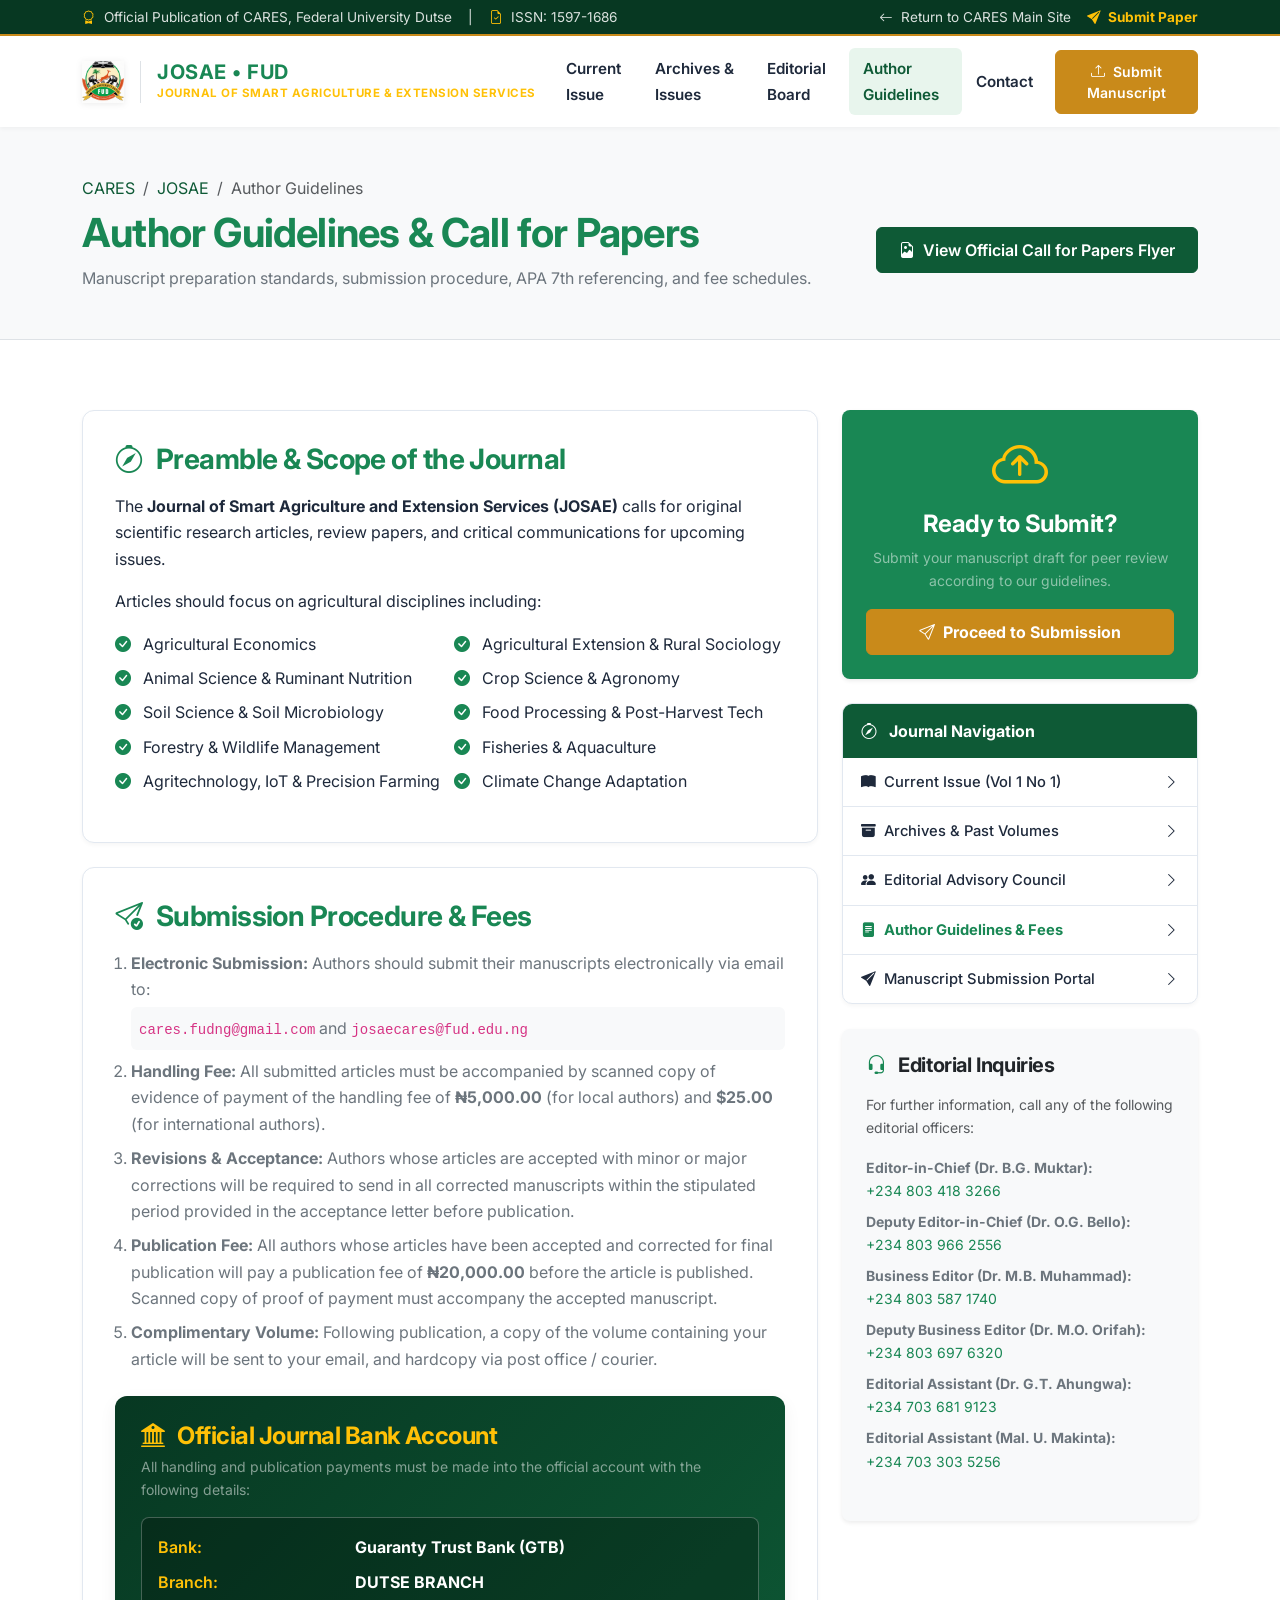
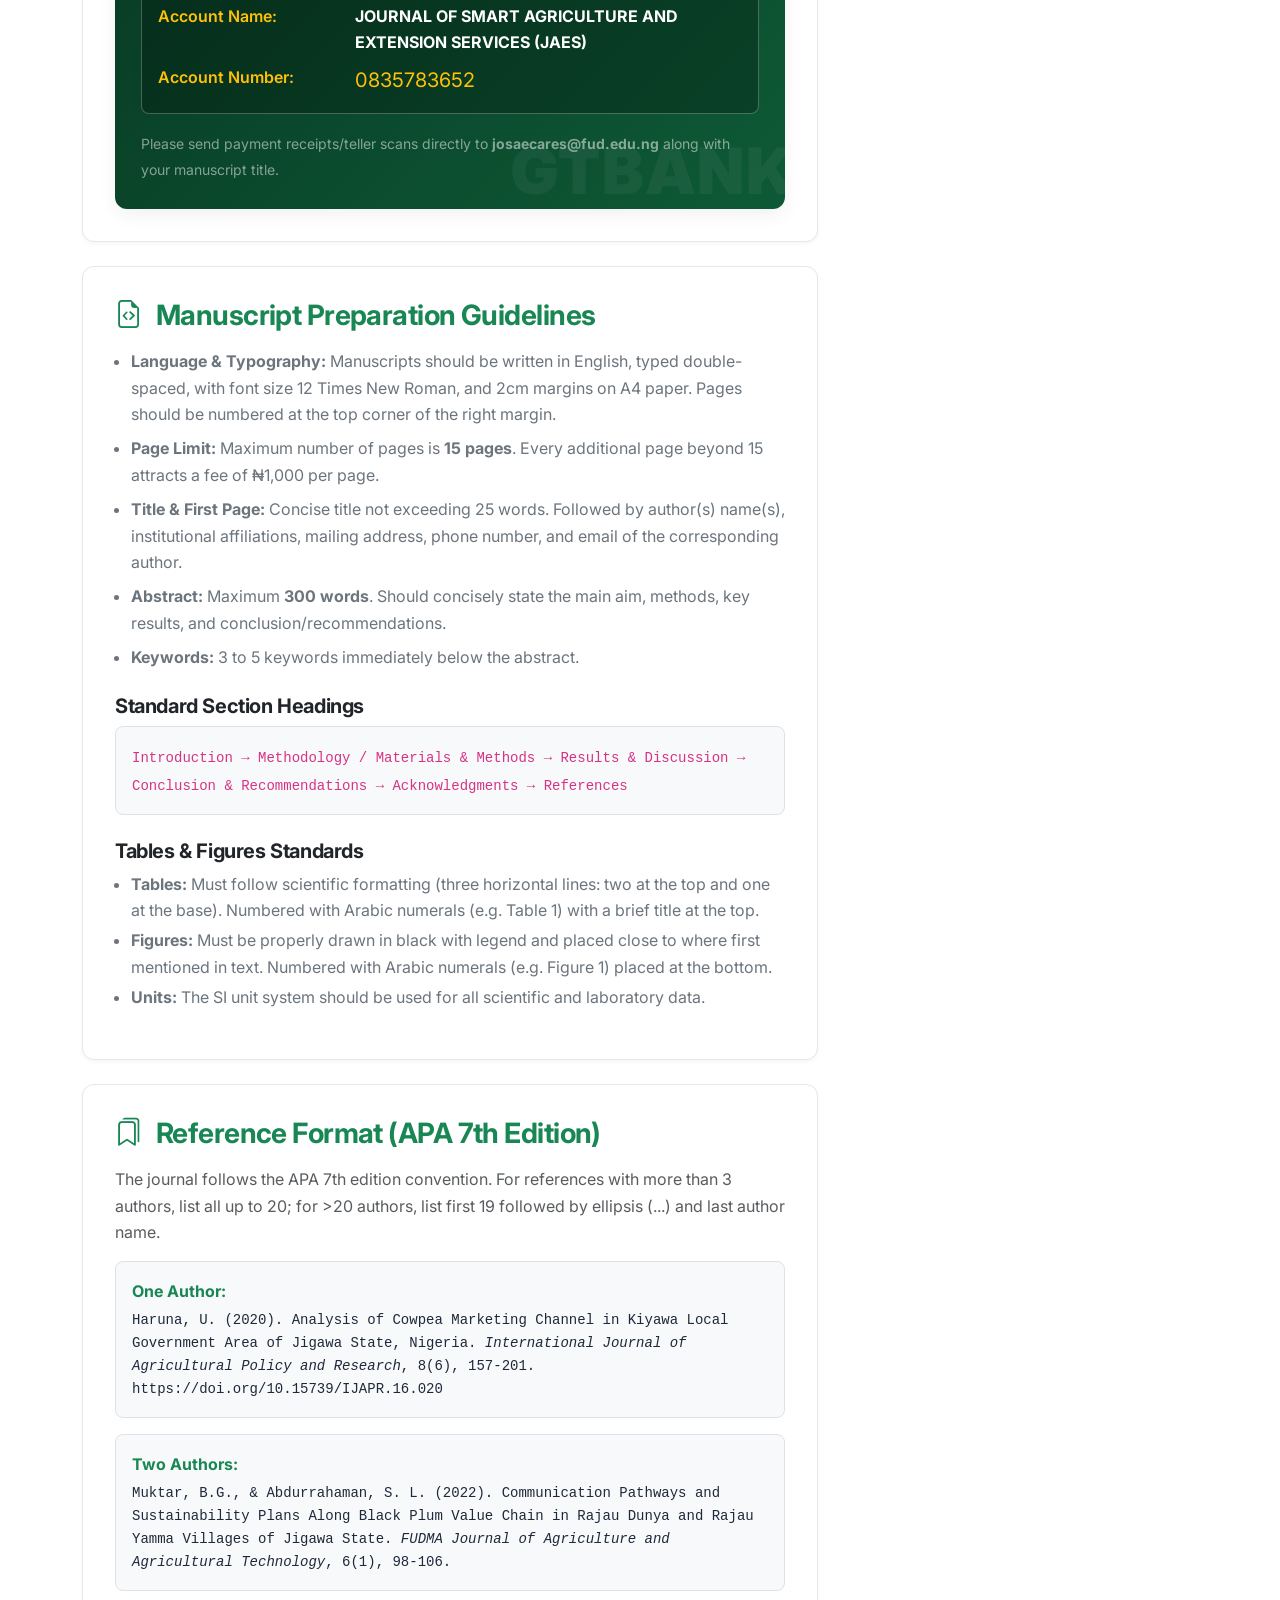
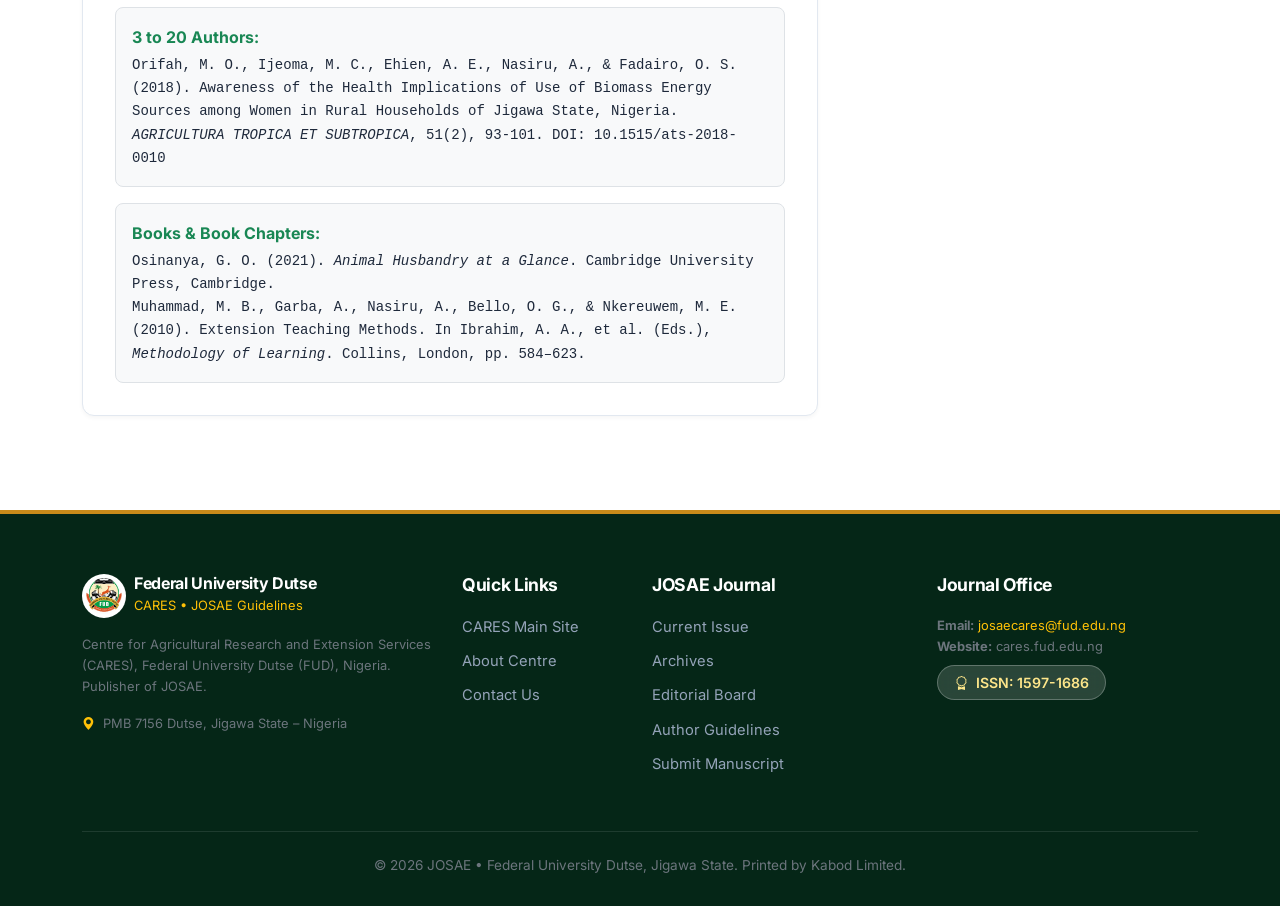
<file: josae-guidelines.html>
<!DOCTYPE html>
<html lang="en">
<head>
  <meta charset="UTF-8">
  <meta name="viewport" content="width=device-width, initial-scale=1.0">
  <title>Author Guidelines &amp; Call for Papers | JOSAE - Federal University Dutse</title>
  <meta name="description" content="Author guidelines, manuscript formatting instructions (APA 7th edition), publication fees, and submission procedures for the Journal of Smart Agriculture and Extension Services (JOSAE).">
  
  <!-- Bootstrap 5.3 CSS -->
  <link href="https://cdn.jsdelivr.net/npm/bootstrap@5.3.3/dist/css/bootstrap.min.css" rel="stylesheet">
  <!-- Bootstrap Icons -->
  <link href="https://cdn.jsdelivr.net/npm/bootstrap-icons@1.11.3/font/bootstrap-icons.css" rel="stylesheet">
  <!-- Google Fonts -->
  <link rel="preconnect" href="https://fonts.googleapis.com">
  <link rel="preconnect" href="https://fonts.gstatic.com" crossorigin>
  <link href="https://fonts.googleapis.com/css2?family=Inter:wght@300;400;500;600;700;800;900&family=Source+Code+Pro:wght@400;600&display=swap" rel="stylesheet">
  <!-- Favicon -->
  <link rel="icon" type="image/png" href="assets/img/favicon.png">
  <link rel="apple-touch-icon" href="assets/img/favicon.png">
  <!-- Custom CSS -->
  <link rel="stylesheet" href="assets/css/style.css">
</head>
<body>

  <!-- Top Bar -->
  <div class="top-bar">
    <div class="container">
      <div class="d-flex justify-content-between align-items-center flex-wrap gap-2">
        <div class="d-flex align-items-center gap-3">
          <span><i class="bi bi-award text-warning me-1"></i> Official Publication of CARES, Federal University Dutse</span>
          <span class="d-none d-md-inline">|</span>
          <span class="d-none d-md-inline"><i class="bi bi-file-earmark-check text-warning me-1"></i> ISSN: 1597-1686</span>
        </div>
        <div class="d-flex align-items-center gap-3">
          <a href="index.html"><i class="bi bi-arrow-left me-1"></i> Return to CARES Main Site</a>
          <a href="josae-submission.html" class="fw-bold text-warning"><i class="bi bi-send-fill me-1"></i> Submit Paper</a>
        </div>
      </div>
    </div>
  </div>

  <!-- Navbar -->
  <nav class="navbar navbar-expand-lg main-navbar sticky-top">
    <div class="container">
      <a class="navbar-brand" href="josae.html">
        <img src="assets/img/fud-logo.png" alt="Federal University Dutse Crest" class="fud-crest-img">
        <div class="brand-text border-start ps-3 ms-1 d-none d-sm-block">
          <h1 class="text-success fw-bold mb-0" style="font-size: 1.25rem; letter-spacing: 0.5px;">JOSAE &bull; FUD</h1>
          <small class="text-warning fw-bold text-uppercase" style="font-size: 0.72rem; letter-spacing: 0.5px;">Journal of Smart Agriculture &amp; Extension Services</small>
        </div>
      </a>
      
      <button class="navbar-toggler" type="button" data-bs-toggle="collapse" data-bs-target="#navbarJosae" aria-controls="navbarJosae" aria-expanded="false" aria-label="Toggle navigation">
        <span class="navbar-toggler-icon"></span>
      </button>

      <div class="collapse navbar-collapse" id="navbarJosae">
        <ul class="navbar-nav ms-auto mb-2 mb-lg-0 align-items-lg-center">
          <li class="nav-item"><a class="nav-link" href="josae.html">Current Issue</a></li>
          <li class="nav-item"><a class="nav-link" href="josae-archives.html">Archives &amp; Issues</a></li>
          <li class="nav-item"><a class="nav-link" href="josae-editorial.html">Editorial Board</a></li>
          <li class="nav-item"><a class="nav-link active" href="josae-guidelines.html">Author Guidelines</a></li>
          <li class="nav-item"><a class="nav-link" href="contact.html">Contact</a></li>
          <li class="nav-item ms-lg-2 mt-2 mt-lg-0">
            <a class="btn btn-gold-fud text-white btn-sm" href="josae-submission.html">
              <i class="bi bi-upload me-1"></i> Submit Manuscript
            </a>
          </li>
        </ul>
      </div>
    </div>
  </nav>

  <!-- Header Banner -->
  <div class="py-5 bg-light border-bottom">
    <div class="container">
      <nav aria-label="breadcrumb">
        <ol class="breadcrumb mb-2">
          <li class="breadcrumb-item"><a href="index.html">CARES</a></li>
          <li class="breadcrumb-item"><a href="josae.html">JOSAE</a></li>
          <li class="breadcrumb-item active" aria-current="page">Author Guidelines</li>
        </ol>
      </nav>
      <div class="d-flex justify-content-between align-items-center flex-wrap gap-3">
        <div>
          <h1 class="fw-bold text-success mb-2">Author Guidelines &amp; Call for Papers</h1>
          <p class="text-secondary mb-0">Manuscript preparation standards, submission procedure, APA 7th referencing, and fee schedules.</p>
        </div>
        <div>
          <a href="assets/img/josae-call-for-papers.jpg" target="_blank" class="btn btn-primary-fud">
            <i class="bi bi-file-earmark-image me-1"></i> View Official Call for Papers Flyer
          </a>
        </div>
      </div>
    </div>
  </div>

  <section class="section-padding">
    <div class="container">
      <div class="row gy-5">

        <!-- Main Content -->
        <div class="col-lg-8">

          <!-- 1. Preamble & Scope -->
          <div class="guidelines-box mb-4">
            <h3 class="fw-bold text-success mb-3"><i class="bi bi-compass me-2"></i> Preamble &amp; Scope of the Journal</h3>
            <p>
              The <strong>Journal of Smart Agriculture and Extension Services (JOSAE)</strong> calls for original scientific research articles, review papers, and critical communications for upcoming issues.
            </p>
            <p>
              Articles should focus on agricultural disciplines including:
            </p>
            <div class="row g-2 mb-3">
              <div class="col-sm-6"><i class="bi bi-check-circle-fill text-success me-2"></i> Agricultural Economics</div>
              <div class="col-sm-6"><i class="bi bi-check-circle-fill text-success me-2"></i> Agricultural Extension &amp; Rural Sociology</div>
              <div class="col-sm-6"><i class="bi bi-check-circle-fill text-success me-2"></i> Animal Science &amp; Ruminant Nutrition</div>
              <div class="col-sm-6"><i class="bi bi-check-circle-fill text-success me-2"></i> Crop Science &amp; Agronomy</div>
              <div class="col-sm-6"><i class="bi bi-check-circle-fill text-success me-2"></i> Soil Science &amp; Soil Microbiology</div>
              <div class="col-sm-6"><i class="bi bi-check-circle-fill text-success me-2"></i> Food Processing &amp; Post-Harvest Tech</div>
              <div class="col-sm-6"><i class="bi bi-check-circle-fill text-success me-2"></i> Forestry &amp; Wildlife Management</div>
              <div class="col-sm-6"><i class="bi bi-check-circle-fill text-success me-2"></i> Fisheries &amp; Aquaculture</div>
              <div class="col-sm-6"><i class="bi bi-check-circle-fill text-success me-2"></i> Agritechnology, IoT &amp; Precision Farming</div>
              <div class="col-sm-6"><i class="bi bi-check-circle-fill text-success me-2"></i> Climate Change Adaptation</div>
            </div>
          </div>

          <!-- 2. Submission Procedure & Fees -->
          <div class="guidelines-box mb-4">
            <h3 class="fw-bold text-success mb-3"><i class="bi bi-send-check me-2"></i> Submission Procedure &amp; Fees</h3>
            
            <ol class="text-secondary ps-3 mb-4">
              <li class="mb-2">
                <strong>Electronic Submission:</strong> Authors should submit their manuscripts electronically via email to:
                <div class="p-2 bg-light rounded mt-1">
                  <code>cares.fudng@gmail.com</code> and <code>josaecares@fud.edu.ng</code>
                </div>
              </li>
              <li class="mb-2">
                <strong>Handling Fee:</strong> All submitted articles must be accompanied by scanned copy of evidence of payment of the handling fee of <strong>&#8358;5,000.00</strong> (for local authors) and <strong>$25.00</strong> (for international authors).
              </li>
              <li class="mb-2">
                <strong>Revisions &amp; Acceptance:</strong> Authors whose articles are accepted with minor or major corrections will be required to send in all corrected manuscripts within the stipulated period provided in the acceptance letter before publication.
              </li>
              <li class="mb-2">
                <strong>Publication Fee:</strong> All authors whose articles have been accepted and corrected for final publication will pay a publication fee of <strong>&#8358;20,000.00</strong> before the article is published. Scanned copy of proof of payment must accompany the accepted manuscript.
              </li>
              <li class="mb-2">
                <strong>Complimentary Volume:</strong> Following publication, a copy of the volume containing your article will be sent to your email, and hardcopy via post office / courier.
              </li>
            </ol>

            <!-- Bank Details Alert Box -->
            <div class="bank-detail-card">
              <h4 class="fw-bold text-warning mb-1"><i class="bi bi-bank2 me-2"></i> Official Journal Bank Account</h4>
              <p class="text-white-50 small mb-3">All handling and publication payments must be made into the official account with the following details:</p>
              
              <div class="bg-black bg-opacity-25 p-3 rounded-3 border border-white border-opacity-25 mb-3">
                <div class="row g-2 text-white">
                  <div class="col-sm-4 text-warning fw-semibold">Bank:</div>
                  <div class="col-sm-8 fw-bold">Guaranty Trust Bank (GTB)</div>
                  <div class="col-sm-4 text-warning fw-semibold">Branch:</div>
                  <div class="col-sm-8 fw-bold">DUTSE BRANCH</div>
                  <div class="col-sm-4 text-warning fw-semibold">Account Name:</div>
                  <div class="col-sm-8 fw-bold">JOURNAL OF SMART AGRICULTURE AND EXTENSION SERVICES (JAES)</div>
                  <div class="col-sm-4 text-warning fw-semibold">Account Number:</div>
                  <div class="col-sm-8 fs-5 fw-black text-warning">0835783652</div>
                </div>
              </div>
              <small class="text-white-50">Please send payment receipts/teller scans directly to <strong>josaecares@fud.edu.ng</strong> along with your manuscript title.</small>
            </div>
          </div>

          <!-- 3. Manuscript Preparation Guidelines -->
          <div class="guidelines-box mb-4">
            <h3 class="fw-bold text-success mb-3"><i class="bi bi-file-earmark-code me-2"></i> Manuscript Preparation Guidelines</h3>
            
            <ul class="text-secondary ps-3 mb-4">
              <li class="mb-2"><strong>Language &amp; Typography:</strong> Manuscripts should be written in English, typed double-spaced, with font size 12 Times New Roman, and 2cm margins on A4 paper. Pages should be numbered at the top corner of the right margin.</li>
              <li class="mb-2"><strong>Page Limit:</strong> Maximum number of pages is <strong>15 pages</strong>. Every additional page beyond 15 attracts a fee of &#8358;1,000 per page.</li>
              <li class="mb-2"><strong>Title &amp; First Page:</strong> Concise title not exceeding 25 words. Followed by author(s) name(s), institutional affiliations, mailing address, phone number, and email of the corresponding author.</li>
              <li class="mb-2"><strong>Abstract:</strong> Maximum <strong>300 words</strong>. Should concisely state the main aim, methods, key results, and conclusion/recommendations.</li>
              <li class="mb-2"><strong>Keywords:</strong> 3 to 5 keywords immediately below the abstract.</li>
            </ul>

            <h5 class="fw-bold text-dark mt-4 mb-2">Standard Section Headings</h5>
            <div class="p-3 bg-light rounded-3 border mb-4">
              <code>Introduction &rarr; Methodology / Materials &amp; Methods &rarr; Results &amp; Discussion &rarr; Conclusion &amp; Recommendations &rarr; Acknowledgments &rarr; References</code>
            </div>

            <h5 class="fw-bold text-dark mb-2">Tables &amp; Figures Standards</h5>
            <ul class="text-secondary ps-3 mb-3">
              <li class="mb-1"><strong>Tables:</strong> Must follow scientific formatting (three horizontal lines: two at the top and one at the base). Numbered with Arabic numerals (e.g. Table 1) with a brief title at the top.</li>
              <li class="mb-1"><strong>Figures:</strong> Must be properly drawn in black with legend and placed close to where first mentioned in text. Numbered with Arabic numerals (e.g. Figure 1) placed at the bottom.</li>
              <li class="mb-1"><strong>Units:</strong> The SI unit system should be used for all scientific and laboratory data.</li>
            </ul>
          </div>

          <!-- 4. APA 7th Edition Reference Style -->
          <div class="guidelines-box mb-4">
            <h3 class="fw-bold text-success mb-3"><i class="bi bi-bookmarks me-2"></i> Reference Format (APA 7th Edition)</h3>
            <p class="text-muted">The journal follows the APA 7th edition convention. For references with more than 3 authors, list all up to 20; for >20 authors, list first 19 followed by ellipsis (...) and last author name.</p>
            
            <div class="border rounded-3 p-3 bg-light mb-3">
              <div class="fw-bold text-success mb-1">One Author:</div>
              <p class="font-monospace small mb-0">Haruna, U. (2020). Analysis of Cowpea Marketing Channel in Kiyawa Local Government Area of Jigawa State, Nigeria. <em>International Journal of Agricultural Policy and Research</em>, 8(6), 157-201. https://doi.org/10.15739/IJAPR.16.020</p>
            </div>

            <div class="border rounded-3 p-3 bg-light mb-3">
              <div class="fw-bold text-success mb-1">Two Authors:</div>
              <p class="font-monospace small mb-0">Muktar, B.G., &amp; Abdurrahaman, S. L. (2022). Communication Pathways and Sustainability Plans Along Black Plum Value Chain in Rajau Dunya and Rajau Yamma Villages of Jigawa State. <em>FUDMA Journal of Agriculture and Agricultural Technology</em>, 6(1), 98-106.</p>
            </div>

            <div class="border rounded-3 p-3 bg-light mb-3">
              <div class="fw-bold text-success mb-1">3 to 20 Authors:</div>
              <p class="font-monospace small mb-0">Orifah, M. O., Ijeoma, M. C., Ehien, A. E., Nasiru, A., &amp; Fadairo, O. S. (2018). Awareness of the Health Implications of Use of Biomass Energy Sources among Women in Rural Households of Jigawa State, Nigeria. <em>AGRICULTURA TROPICA ET SUBTROPICA</em>, 51(2), 93-101. DOI: 10.1515/ats-2018-0010</p>
            </div>

            <div class="border rounded-3 p-3 bg-light">
              <div class="fw-bold text-success mb-1">Books &amp; Book Chapters:</div>
              <p class="font-monospace small mb-0">Osinanya, G. O. (2021). <em>Animal Husbandry at a Glance</em>. Cambridge University Press, Cambridge.<br>
              Muhammad, M. B., Garba, A., Nasiru, A., Bello, O. G., &amp; Nkereuwem, M. E. (2010). Extension Teaching Methods. In Ibrahim, A. A., et al. (Eds.), <em>Methodology of Learning</em>. Collins, London, pp. 584–623.</p>
            </div>
          </div>

        </div>

        <!-- Sidebar -->
        <div class="col-lg-4">
          <div class="sidebar-sticky">

            <!-- Submit CTA -->
            <div class="card border-0 shadow-sm rounded-3 p-4 bg-success text-white mb-4 text-center">
              <i class="bi bi-cloud-arrow-up display-4 text-warning mb-2"></i>
              <h4 class="fw-bold text-white">Ready to Submit?</h4>
              <p class="small text-white-50">Submit your manuscript draft for peer review according to our guidelines.</p>
              <a href="josae-submission.html" class="btn btn-gold-fud fw-bold">
                <i class="bi bi-send me-1"></i> Proceed to Submission
              </a>
            </div>

            <!-- Quick Nav -->
            <div class="quick-nav-card">
              <div class="quick-nav-header">
                <i class="bi bi-compass me-2"></i> Journal Navigation
              </div>
              <div class="quick-nav-list">
                <a href="josae.html"><span><i class="bi bi-book-fill me-2"></i>Current Issue (Vol 1 No 1)</span> <i class="bi bi-chevron-right"></i></a>
                <a href="josae-archives.html"><span><i class="bi bi-archive-fill me-2"></i>Archives &amp; Past Volumes</span> <i class="bi bi-chevron-right"></i></a>
                <a href="josae-editorial.html"><span><i class="bi bi-people-fill me-2"></i>Editorial Advisory Council</span> <i class="bi bi-chevron-right"></i></a>
                <a href="josae-guidelines.html"><span class="fw-bold text-success"><i class="bi bi-file-text-fill me-2"></i>Author Guidelines &amp; Fees</span> <i class="bi bi-chevron-right"></i></a>
                <a href="josae-submission.html"><span><i class="bi bi-send-fill me-2"></i>Manuscript Submission Portal</span> <i class="bi bi-chevron-right"></i></a>
              </div>
            </div>

            <!-- Editorial Directory Contacts -->
            <div class="card border-0 shadow-sm rounded-3 p-4 bg-light">
              <h5 class="fw-bold text-dark mb-3"><i class="bi bi-headset text-success me-2"></i> Editorial Inquiries</h5>
              <p class="small text-muted mb-3">For further information, call any of the following editorial officers:</p>
              <ul class="list-unstyled small text-secondary">
                <li class="mb-2"><strong>Editor-in-Chief (Dr. B.G. Muktar):</strong><br><a href="tel:+2348034183266" class="text-success">+234 803 418 3266</a></li>
                <li class="mb-2"><strong>Deputy Editor-in-Chief (Dr. O.G. Bello):</strong><br><a href="tel:+2348039662556" class="text-success">+234 803 966 2556</a></li>
                <li class="mb-2"><strong>Business Editor (Dr. M.B. Muhammad):</strong><br><a href="tel:+2348035871740" class="text-success">+234 803 587 1740</a></li>
                <li class="mb-2"><strong>Deputy Business Editor (Dr. M.O. Orifah):</strong><br><a href="tel:+2348036976320" class="text-success">+234 803 697 6320</a></li>
                <li class="mb-2"><strong>Editorial Assistant (Dr. G.T. Ahungwa):</strong><br><a href="tel:+2347036819123" class="text-success">+234 703 681 9123</a></li>
                <li class="mb-2"><strong>Editorial Assistant (Mal. U. Makinta):</strong><br><a href="tel:+2347033035256" class="text-success">+234 703 303 5256</a></li>
              </ul>
            </div>

          </div>
        </div>

      </div>
    </div>
  </section>

  <!-- Footer -->
  <footer class="main-footer">
    <div class="container">
      <div class="row g-4">
        <div class="col-lg-4">
          <div class="d-flex align-items-center gap-2 mb-3">
            <img src="assets/img/fud-logo.png" alt="Federal University Dutse Logo" class="bg-white p-1 rounded-circle footer-fud-logo">
            <div class="text-white">
              <h6 class="fw-bold mb-0 text-white">Federal University Dutse</h6>
              <small class="text-warning">CARES &bull; JOSAE Guidelines</small>
            </div>
          </div>
          <p class="text-secondary small">
            Centre for Agricultural Research and Extension Services (CARES), Federal University Dutse (FUD), Nigeria. Publisher of JOSAE.
          </p>
          <div class="small text-secondary">
            <i class="bi bi-geo-alt-fill text-warning me-1"></i> PMB 7156 Dutse, Jigawa State – Nigeria
          </div>
        </div>

        <div class="col-sm-6 col-lg-2">
          <h5>Quick Links</h5>
          <ul class="footer-links">
            <li><a href="index.html">CARES Main Site</a></li>
            <li><a href="about.html">About Centre</a></li>
            <li><a href="contact.html">Contact Us</a></li>
          </ul>
        </div>

        <div class="col-sm-6 col-lg-3">
          <h5>JOSAE Journal</h5>
          <ul class="footer-links">
            <li><a href="josae.html">Current Issue</a></li>
            <li><a href="josae-archives.html">Archives</a></li>
            <li><a href="josae-editorial.html">Editorial Board</a></li>
            <li><a href="josae-guidelines.html">Author Guidelines</a></li>
            <li><a href="josae-submission.html">Submit Manuscript</a></li>
          </ul>
        </div>

        <div class="col-lg-3">
          <h5>Journal Office</h5>
          <p class="small text-secondary mb-2">
            <strong>Email:</strong> <a href="mailto:josaecares@fud.edu.ng" class="text-warning">josaecares@fud.edu.ng</a><br>
            <strong>Website:</strong> cares.fud.edu.ng
          </p>
          <div class="issn-pill">
            <i class="bi bi-award"></i> ISSN: 1597-1686
          </div>
        </div>
      </div>

      <div class="footer-bottom text-center text-secondary">
        <div class="container">
          <p class="mb-1">&copy; <span id="currentYear">2024</span> JOSAE &bull; Federal University Dutse, Jigawa State. Printed by Kabod Limited.</p>
        </div>
      </div>
    </div>
  </footer>

  <!-- Bootstrap 5 JS Bundle -->
  <script src="https://cdn.jsdelivr.net/npm/bootstrap@5.3.3/dist/js/bootstrap.bundle.min.js"></script>
  <script src="assets/js/main.js"></script>
  <script>
    document.getElementById('currentYear').textContent = new Date().getFullYear();
  </script>
</body>
</html>
</file>
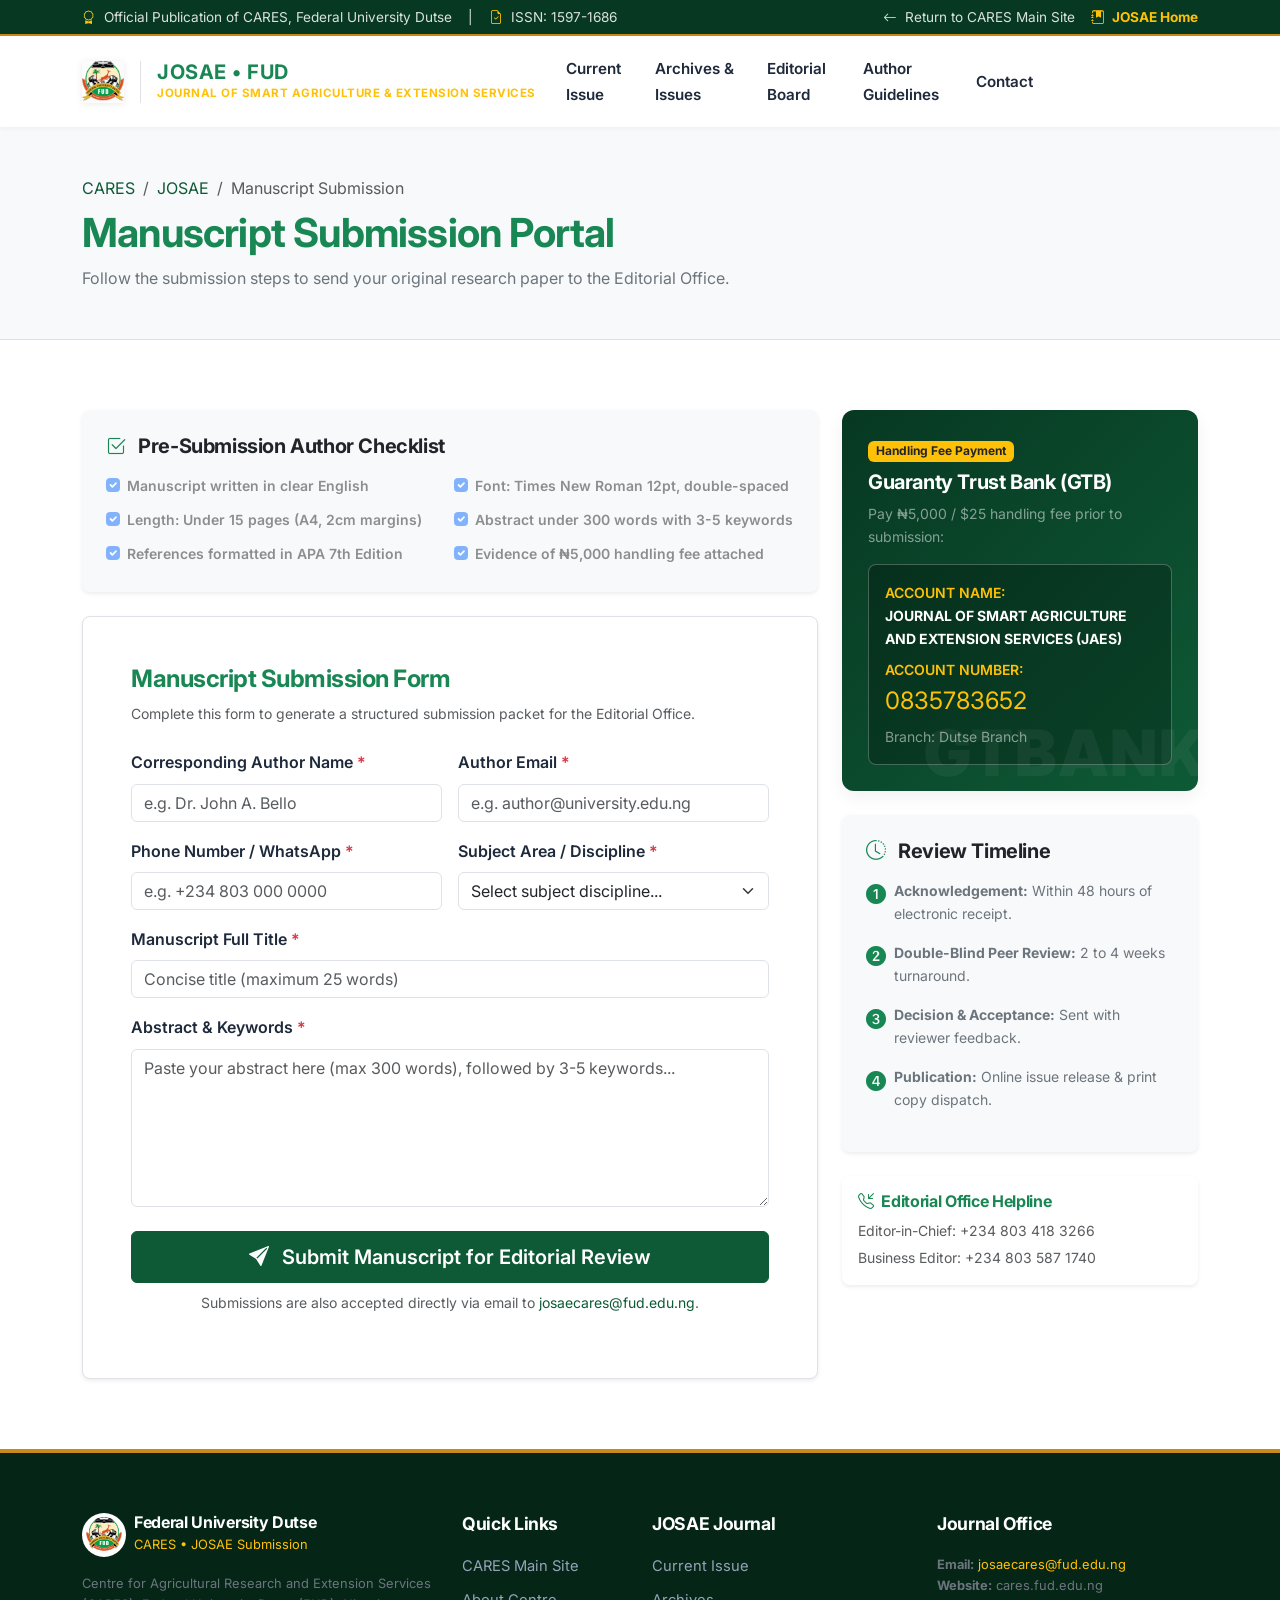
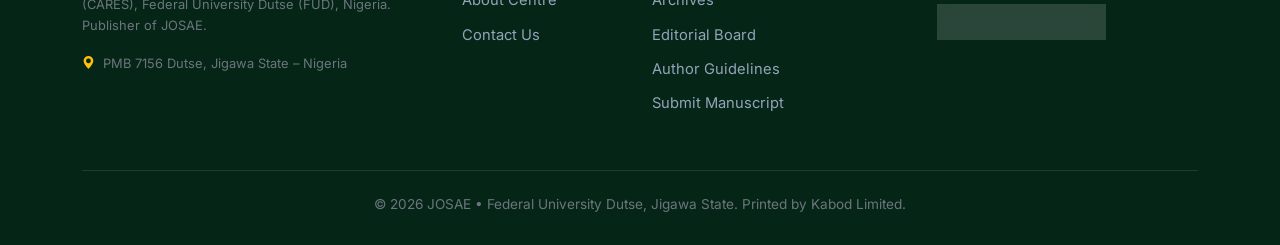
<file: josae-submission.html>
<!DOCTYPE html>
<html lang="en">
<head>
  <meta charset="UTF-8">
  <meta name="viewport" content="width=device-width, initial-scale=1.0">
  <title>Submit Manuscript | JOSAE - Federal University Dutse</title>
  <meta name="description" content="Online manuscript submission portal for Journal of Smart Agriculture and Extension Services (JOSAE). Fast peer review, transparent process.">
  
  <!-- Bootstrap 5.3 CSS -->
  <link href="https://cdn.jsdelivr.net/npm/bootstrap@5.3.3/dist/css/bootstrap.min.css" rel="stylesheet">
  <!-- Bootstrap Icons -->
  <link href="https://cdn.jsdelivr.net/npm/bootstrap-icons@1.11.3/font/bootstrap-icons.css" rel="stylesheet">
  <!-- Google Fonts -->
  <link rel="preconnect" href="https://fonts.googleapis.com">
  <link rel="preconnect" href="https://fonts.gstatic.com" crossorigin>
  <link href="https://fonts.googleapis.com/css2?family=Inter:wght@300;400;500;600;700;800;900&display=swap" rel="stylesheet">
  <!-- Favicon -->
  <link rel="icon" type="image/png" href="assets/img/favicon.png">
  <link rel="apple-touch-icon" href="assets/img/favicon.png">
  <!-- Custom CSS -->
  <link rel="stylesheet" href="assets/css/style.css">
</head>
<body>

  <!-- Top Bar -->
  <div class="top-bar">
    <div class="container">
      <div class="d-flex justify-content-between align-items-center flex-wrap gap-2">
        <div class="d-flex align-items-center gap-3">
          <span><i class="bi bi-award text-warning me-1"></i> Official Publication of CARES, Federal University Dutse</span>
          <span class="d-none d-md-inline">|</span>
          <span class="d-none d-md-inline"><i class="bi bi-file-earmark-check text-warning me-1"></i> ISSN: 1597-1686</span>
        </div>
        <div class="d-flex align-items-center gap-3">
          <a href="index.html"><i class="bi bi-arrow-left me-1"></i> Return to CARES Main Site</a>
          <a href="josae.html" class="fw-bold text-warning"><i class="bi bi-journal-bookmark-fill me-1"></i> JOSAE Home</a>
        </div>
      </div>
    </div>
  </div>

  <!-- Navbar -->
  <nav class="navbar navbar-expand-lg main-navbar sticky-top">
    <div class="container">
      <a class="navbar-brand" href="josae.html">
        <img src="assets/img/fud-logo.png" alt="Federal University Dutse Crest" class="fud-crest-img">
        <div class="brand-text border-start ps-3 ms-1 d-none d-sm-block">
          <h1 class="text-success fw-bold mb-0" style="font-size: 1.25rem; letter-spacing: 0.5px;">JOSAE &bull; FUD</h1>
          <small class="text-warning fw-bold text-uppercase" style="font-size: 0.72rem; letter-spacing: 0.5px;">Journal of Smart Agriculture &amp; Extension Services</small>
        </div>
      </a>
      
      <button class="navbar-toggler" type="button" data-bs-toggle="collapse" data-bs-target="#navbarJosae" aria-controls="navbarJosae" aria-expanded="false" aria-label="Toggle navigation">
        <span class="navbar-toggler-icon"></span>
      </button>

      <div class="collapse navbar-collapse" id="navbarJosae">
        <ul class="navbar-nav ms-auto mb-2 mb-lg-0 align-items-lg-center">
          <li class="nav-item"><a class="nav-link" href="josae.html">Current Issue</a></li>
          <li class="nav-item"><a class="nav-link" href="josae-archives.html">Archives &amp; Issues</a></li>
          <li class="nav-item"><a class="nav-link" href="josae-editorial.html">Editorial Board</a></li>
          <li class="nav-item"><a class="nav-link" href="josae-guidelines.html">Author Guidelines</a></li>
          <li class="nav-item"><a class="nav-link" href="contact.html">Contact</a></li>
          <li class="nav-item ms-lg-2 mt-2 mt-lg-0">
            <a class="btn btn-gold-fud text-white btn-sm active" href="josae-submission.html">
              <i class="bi bi-upload me-1"></i> Submit Manuscript
            </a>
          </li>
        </ul>
      </div>
    </div>
  </nav>

  <!-- Header Banner -->
  <div class="py-5 bg-light border-bottom">
    <div class="container">
      <nav aria-label="breadcrumb">
        <ol class="breadcrumb mb-2">
          <li class="breadcrumb-item"><a href="index.html">CARES</a></li>
          <li class="breadcrumb-item"><a href="josae.html">JOSAE</a></li>
          <li class="breadcrumb-item active" aria-current="page">Manuscript Submission</li>
        </ol>
      </nav>
      <h1 class="fw-bold text-success mb-2">Manuscript Submission Portal</h1>
      <p class="text-secondary mb-0">Follow the submission steps to send your original research paper to the Editorial Office.</p>
    </div>
  </div>

  <section class="section-padding">
    <div class="container">
      <div class="row gy-5">

        <!-- Submission Form & Checklist -->
        <div class="col-lg-8">

          <div id="submissionSuccessAlert" class="alert alert-success d-none mb-4" role="alert">
            <h4 class="alert-heading fw-bold"><i class="bi bi-check2-circle me-2"></i> Manuscript Information Prepared!</h4>
            <p>Your email client has been launched with the details addressed to <strong>josaecares@fud.edu.ng</strong> and <strong>cares.fudng@gmail.com</strong>.</p>
            <hr>
            <p class="mb-0 small">Please remember to attach your <strong>Manuscript file (MS Word / PDF)</strong> and the <strong>scanned evidence of the &#8358;5,000 / $25 handling fee</strong> before hitting send.</p>
          </div>

          <!-- Pre-Submission Checklist -->
          <div class="card border-0 shadow-sm rounded-3 p-4 bg-light mb-4">
            <h5 class="fw-bold text-dark mb-3"><i class="bi bi-check2-square text-success me-2"></i> Pre-Submission Author Checklist</h5>
            <div class="row g-2 small text-secondary">
              <div class="col-md-6">
                <div class="form-check">
                  <input class="form-check-input" type="checkbox" checked id="check1" disabled>
                  <label class="form-check-label text-dark fw-semibold" for="check1">Manuscript written in clear English</label>
                </div>
              </div>
              <div class="col-md-6">
                <div class="form-check">
                  <input class="form-check-input" type="checkbox" checked id="check2" disabled>
                  <label class="form-check-label text-dark fw-semibold" for="check2">Font: Times New Roman 12pt, double-spaced</label>
                </div>
              </div>
              <div class="col-md-6">
                <div class="form-check">
                  <input class="form-check-input" type="checkbox" checked id="check3" disabled>
                  <label class="form-check-label text-dark fw-semibold" for="check3">Length: Under 15 pages (A4, 2cm margins)</label>
                </div>
              </div>
              <div class="col-md-6">
                <div class="form-check">
                  <input class="form-check-input" type="checkbox" checked id="check4" disabled>
                  <label class="form-check-label text-dark fw-semibold" for="check4">Abstract under 300 words with 3-5 keywords</label>
                </div>
              </div>
              <div class="col-md-6">
                <div class="form-check">
                  <input class="form-check-input" type="checkbox" checked id="check5" disabled>
                  <label class="form-check-label text-dark fw-semibold" for="check5">References formatted in APA 7th Edition</label>
                </div>
              </div>
              <div class="col-md-6">
                <div class="form-check">
                  <input class="form-check-input" type="checkbox" checked id="check6" disabled>
                  <label class="form-check-label text-dark fw-semibold" for="check6">Evidence of &#8358;5,000 handling fee attached</label>
                </div>
              </div>
            </div>
          </div>

          <!-- Submission Form -->
          <div class="bg-white border rounded-3 p-4 p-md-5 shadow-sm">
            <h4 class="fw-bold text-success mb-2">Manuscript Submission Form</h4>
            <p class="text-muted small mb-4">Complete this form to generate a structured submission packet for the Editorial Office.</p>

            <form id="manuscriptSubmissionForm">
              <div class="row g-3">
                <div class="col-md-6">
                  <label for="authorName" class="form-label fw-semibold">Corresponding Author Name <span class="text-danger">*</span></label>
                  <input type="text" class="form-control" id="authorName" placeholder="e.g. Dr. John A. Bello" required>
                </div>
                <div class="col-md-6">
                  <label for="authorEmail" class="form-label fw-semibold">Author Email <span class="text-danger">*</span></label>
                  <input type="email" class="form-control" id="authorEmail" placeholder="e.g. author@university.edu.ng" required>
                </div>
                <div class="col-md-6">
                  <label for="authorPhone" class="form-label fw-semibold">Phone Number / WhatsApp <span class="text-danger">*</span></label>
                  <input type="tel" class="form-control" id="authorPhone" placeholder="e.g. +234 803 000 0000" required>
                </div>
                <div class="col-md-6">
                  <label for="manuscriptCategory" class="form-label fw-semibold">Subject Area / Discipline <span class="text-danger">*</span></label>
                  <select class="form-select" id="manuscriptCategory" required>
                    <option value="" selected disabled>Select subject discipline...</option>
                    <option value="Agricultural Economics & Agribusiness">Agricultural Economics &amp; Agribusiness</option>
                    <option value="Agricultural Extension & Rural Sociology">Agricultural Extension &amp; Rural Sociology</option>
                    <option value="Agritechnology, IoT & Smart Farming">Agritechnology, IoT &amp; Smart Farming</option>
                    <option value="Crop Science & Agronomy">Crop Science &amp; Agronomy</option>
                    <option value="Soil Science & Soil Microbiology">Soil Science &amp; Soil Microbiology</option>
                    <option value="Animal Science & Nutrition">Animal Science &amp; Nutrition</option>
                    <option value="Food Processing & Postharvest">Food Processing &amp; Postharvest</option>
                    <option value="Forestry & Wildlife Management">Forestry &amp; Wildlife Management</option>
                    <option value="Fisheries & Aquaculture">Fisheries &amp; Aquaculture</option>
                    <option value="Climate Adaptation & Environmental Science">Climate Adaptation &amp; Environmental Science</option>
                  </select>
                </div>
                <div class="col-12">
                  <label for="paperTitle" class="form-label fw-semibold">Manuscript Full Title <span class="text-danger">*</span></label>
                  <input type="text" class="form-control" id="paperTitle" placeholder="Concise title (maximum 25 words)" required>
                </div>
                <div class="col-12">
                  <label for="abstractText" class="form-label fw-semibold">Abstract &amp; Keywords <span class="text-danger">*</span></label>
                  <textarea class="form-control" id="abstractText" rows="6" placeholder="Paste your abstract here (max 300 words), followed by 3-5 keywords..." required></textarea>
                </div>

                <div class="col-12 mt-4">
                  <button type="submit" class="btn btn-primary-fud btn-lg w-100">
                    <i class="bi bi-send-fill me-2"></i> Submit Manuscript for Editorial Review
                  </button>
                  <p class="text-muted small text-center mt-2">
                    Submissions are also accepted directly via email to <a href="mailto:josaecares@fud.edu.ng">josaecares@fud.edu.ng</a>.
                  </p>
                </div>
              </div>
            </form>
          </div>

        </div>

        <!-- Sidebar -->
        <div class="col-lg-4">
          <div class="sidebar-sticky">

            <!-- Bank Details Widget -->
            <div class="bank-detail-card mb-4">
              <div class="badge bg-warning text-dark fw-bold mb-2">Handling Fee Payment</div>
              <h5 class="fw-bold text-white mb-2">Guaranty Trust Bank (GTB)</h5>
              <p class="text-white-50 small mb-3">Pay &#8358;5,000 / $25 handling fee prior to submission:</p>

              <div class="bg-black bg-opacity-25 p-3 rounded-3 border border-white border-opacity-25">
                <div class="small text-warning fw-semibold">ACCOUNT NAME:</div>
                <div class="small fw-bold text-white mb-2">JOURNAL OF SMART AGRICULTURE AND EXTENSION SERVICES (JAES)</div>
                <div class="small text-warning fw-semibold">ACCOUNT NUMBER:</div>
                <div class="fs-4 fw-black text-warning">0835783652</div>
                <div class="small text-white-50 mt-1">Branch: Dutse Branch</div>
              </div>
            </div>

            <!-- Review Timeline Card -->
            <div class="card border-0 shadow-sm rounded-3 p-4 bg-light mb-4">
              <h5 class="fw-bold text-dark mb-3"><i class="bi bi-clock-history text-success me-2"></i> Review Timeline</h5>
              <ul class="list-unstyled small text-secondary">
                <li class="mb-3 d-flex align-items-start gap-2">
                  <i class="bi bi-1-circle-fill text-success fs-5"></i>
                  <div><strong>Acknowledgement:</strong> Within 48 hours of electronic receipt.</div>
                </li>
                <li class="mb-3 d-flex align-items-start gap-2">
                  <i class="bi bi-2-circle-fill text-success fs-5"></i>
                  <div><strong>Double-Blind Peer Review:</strong> 2 to 4 weeks turnaround.</div>
                </li>
                <li class="mb-3 d-flex align-items-start gap-2">
                  <i class="bi bi-3-circle-fill text-success fs-5"></i>
                  <div><strong>Decision &amp; Acceptance:</strong> Sent with reviewer feedback.</div>
                </li>
                <li class="d-flex align-items-start gap-2">
                  <i class="bi bi-4-circle-fill text-success fs-5"></i>
                  <div><strong>Publication:</strong> Online issue release &amp; print copy dispatch.</div>
                </li>
              </ul>
            </div>

            <!-- Direct Contact -->
            <div class="card border-0 shadow-sm rounded-3 p-3 bg-white">
              <h6 class="fw-bold text-success mb-2"><i class="bi bi-telephone-inbound me-1"></i> Editorial Office Helpline</h6>
              <p class="small text-muted mb-1">Editor-in-Chief: +234 803 418 3266</p>
              <p class="small text-muted mb-0">Business Editor: +234 803 587 1740</p>
            </div>

          </div>
        </div>

      </div>
    </div>
  </section>

  <!-- Footer -->
  <footer class="main-footer">
    <div class="container">
      <div class="row g-4">
        <div class="col-lg-4">
          <div class="d-flex align-items-center gap-2 mb-3">
            <img src="assets/img/fud-logo.png" alt="Federal University Dutse Logo" class="bg-white p-1 rounded-circle footer-fud-logo">
            <div class="text-white">
              <h6 class="fw-bold mb-0 text-white">Federal University Dutse</h6>
              <small class="text-warning">CARES &bull; JOSAE Submission</small>
            </div>
          </div>
          <p class="text-secondary small">
            Centre for Agricultural Research and Extension Services (CARES), Federal University Dutse (FUD), Nigeria. Publisher of JOSAE.
          </p>
          <div class="small text-secondary">
            <i class="bi bi-geo-alt-fill text-warning me-1"></i> PMB 7156 Dutse, Jigawa State – Nigeria
          </div>
        </div>

        <div class="col-sm-6 col-lg-2">
          <h5>Quick Links</h5>
          <ul class="footer-links">
            <li><a href="index.html">CARES Main Site</a></li>
            <li><a href="about.html">About Centre</a></li>
            <li><a href="contact.html">Contact Us</a></li>
          </ul>
        </div>

        <div class="col-sm-6 col-lg-3">
          <h5>JOSAE Journal</h5>
          <ul class="footer-links">
            <li><a href="josae.html">Current Issue</a></li>
            <li><a href="josae-archives.html">Archives</a></li>
            <li><a href="josae-editorial.html">Editorial Board</a></li>
            <li><a href="josae-guidelines.html">Author Guidelines</a></li>
            <li><a href="josae-submission.html">Submit Manuscript</a></li>
          </ul>
        </div>

        <div class="col-lg-3">
          <h5>Journal Office</h5>
          <p class="small text-secondary mb-2">
            <strong>Email:</strong> <a href="mailto:josaecares@fud.edu.ng" class="text-warning">josaecares@fud.edu.ng</a><br>
            <strong>Website:</strong> cares.fud.edu.ng
          </p>
          <div class="issn-pill">
            <i class="bi bi-award"></i> ISSN: 1597-1686
          </div>
        </div>
      </div>

      <div class="footer-bottom text-center text-secondary">
        <div class="container">
          <p class="mb-1">&copy; <span id="currentYear">2024</span> JOSAE &bull; Federal University Dutse, Jigawa State. Printed by Kabod Limited.</p>
        </div>
      </div>
    </div>
  </footer>

  <!-- Bootstrap 5 JS Bundle -->
  <script src="https://cdn.jsdelivr.net/npm/bootstrap@5.3.3/dist/js/bootstrap.bundle.min.js"></script>
  <script src="assets/js/main.js"></script>
  <script>
    document.getElementById('currentYear').textContent = new Date().getFullYear();
  </script>
</body>
</html>
</file>
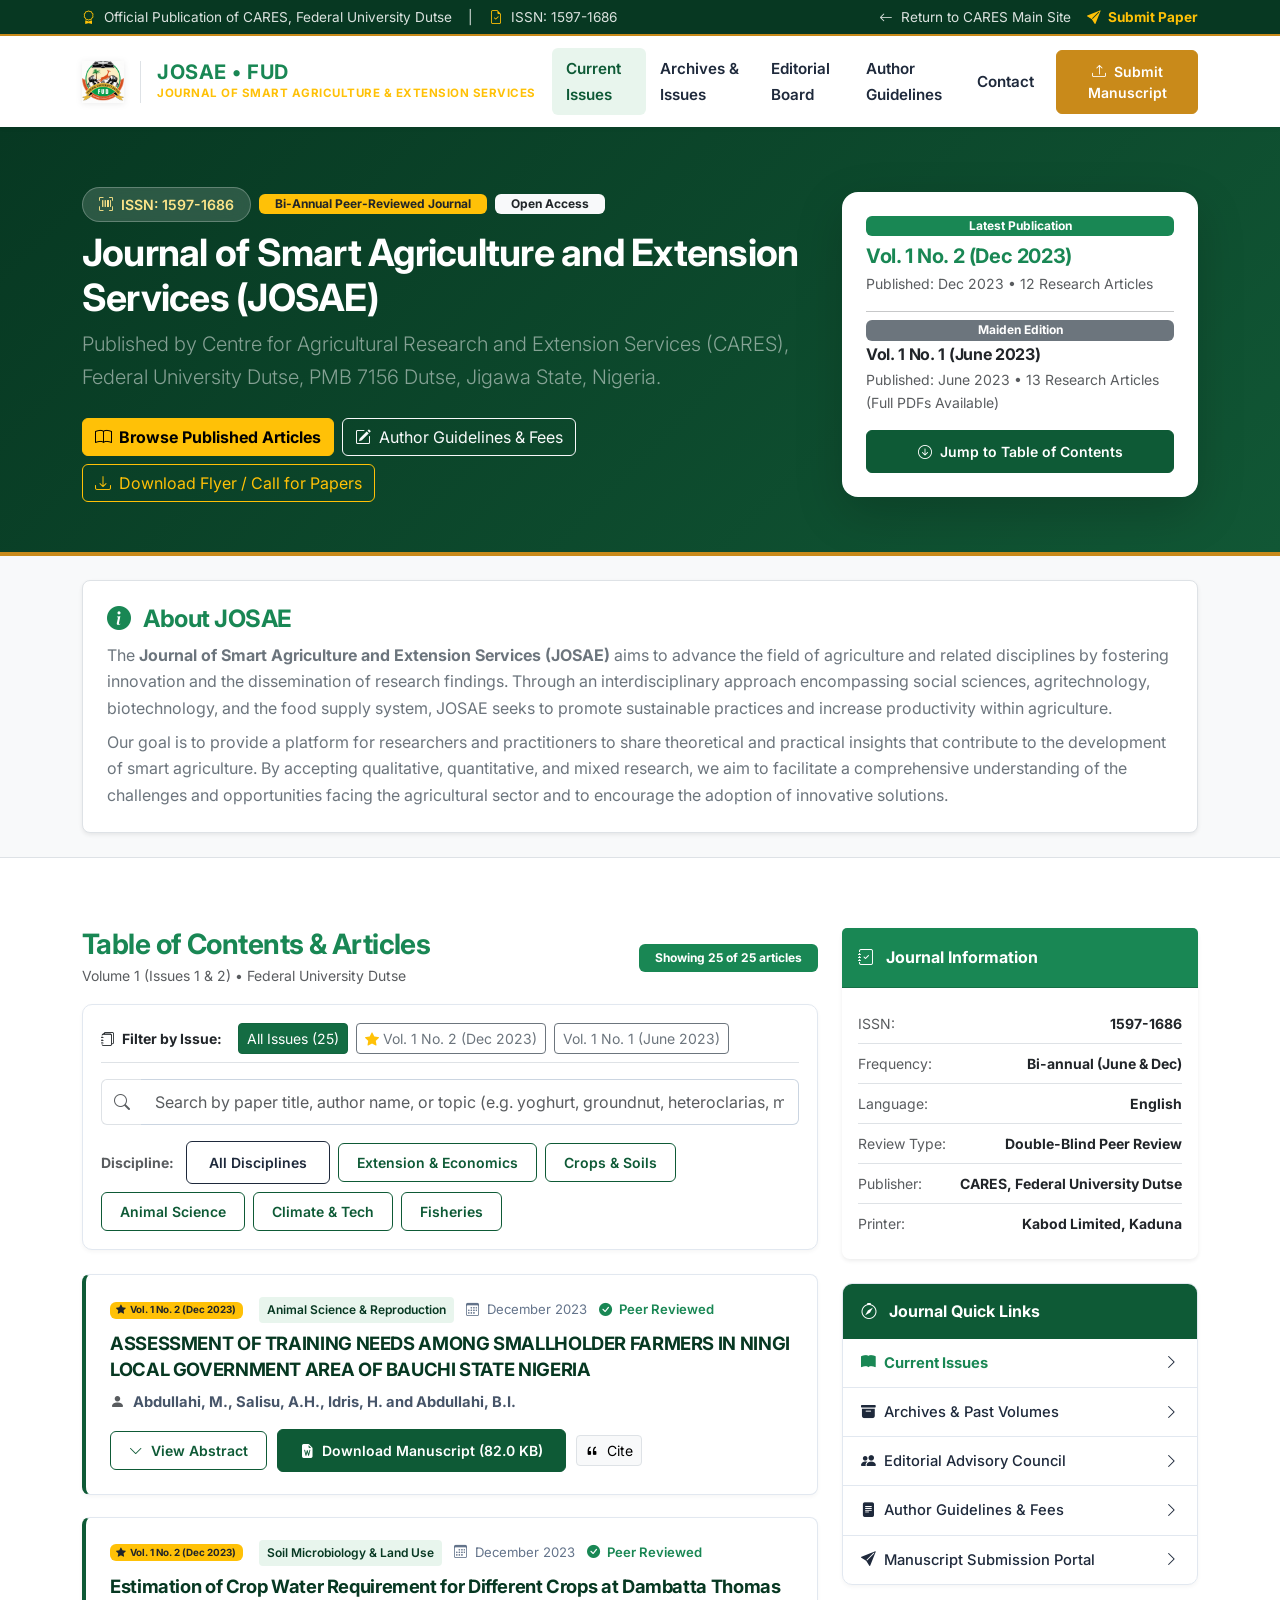
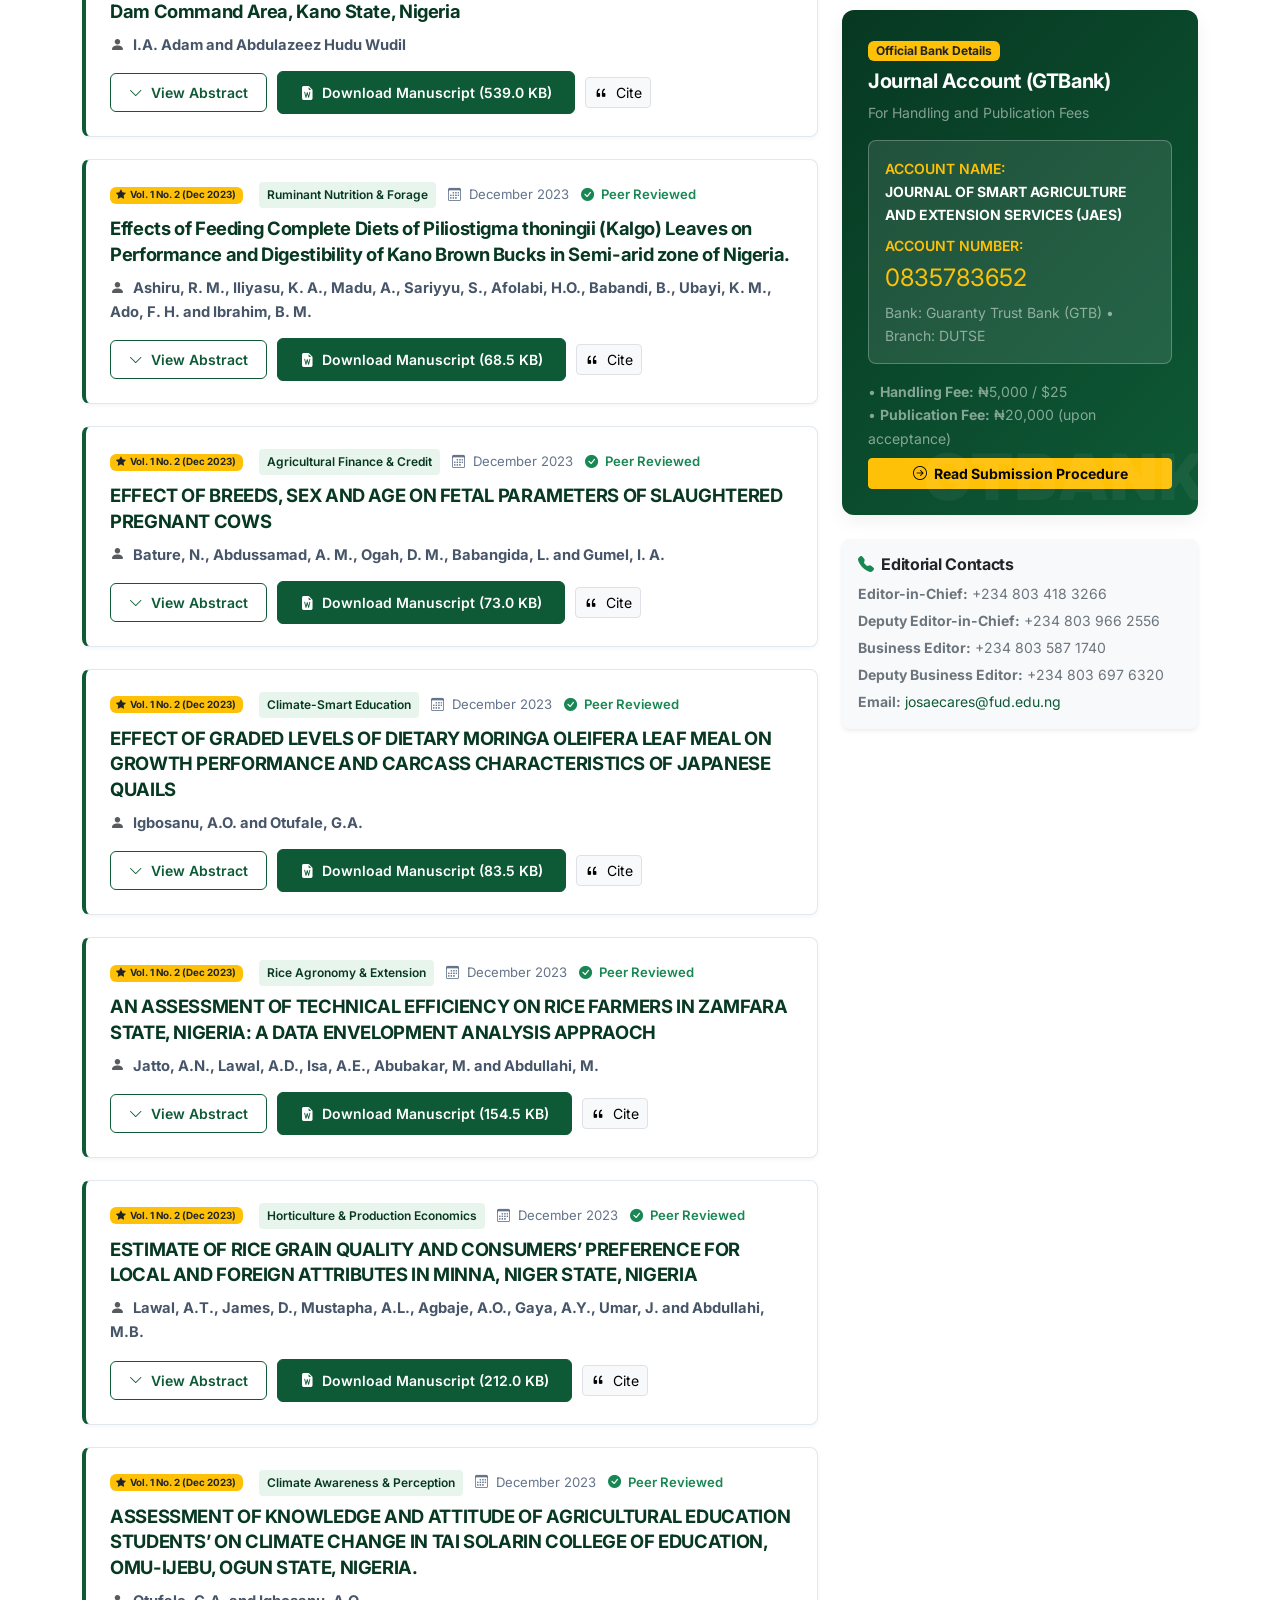
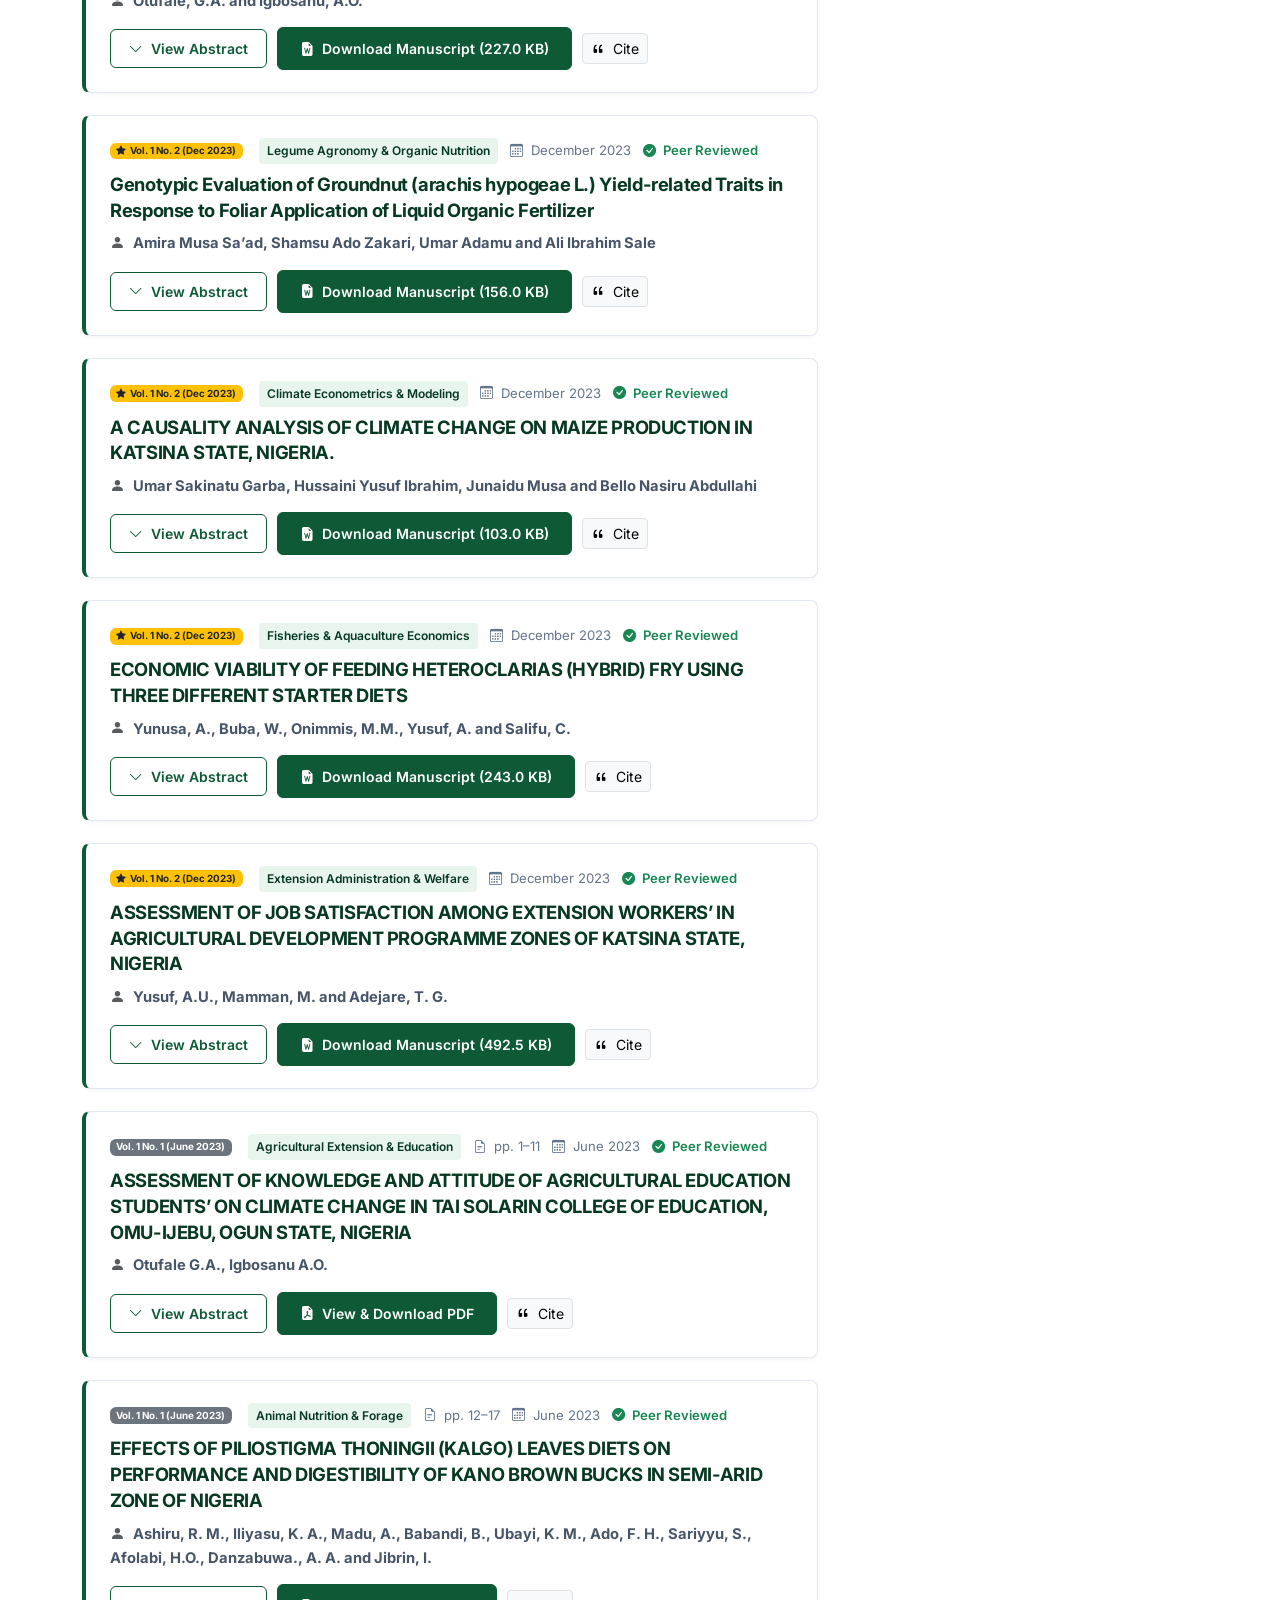
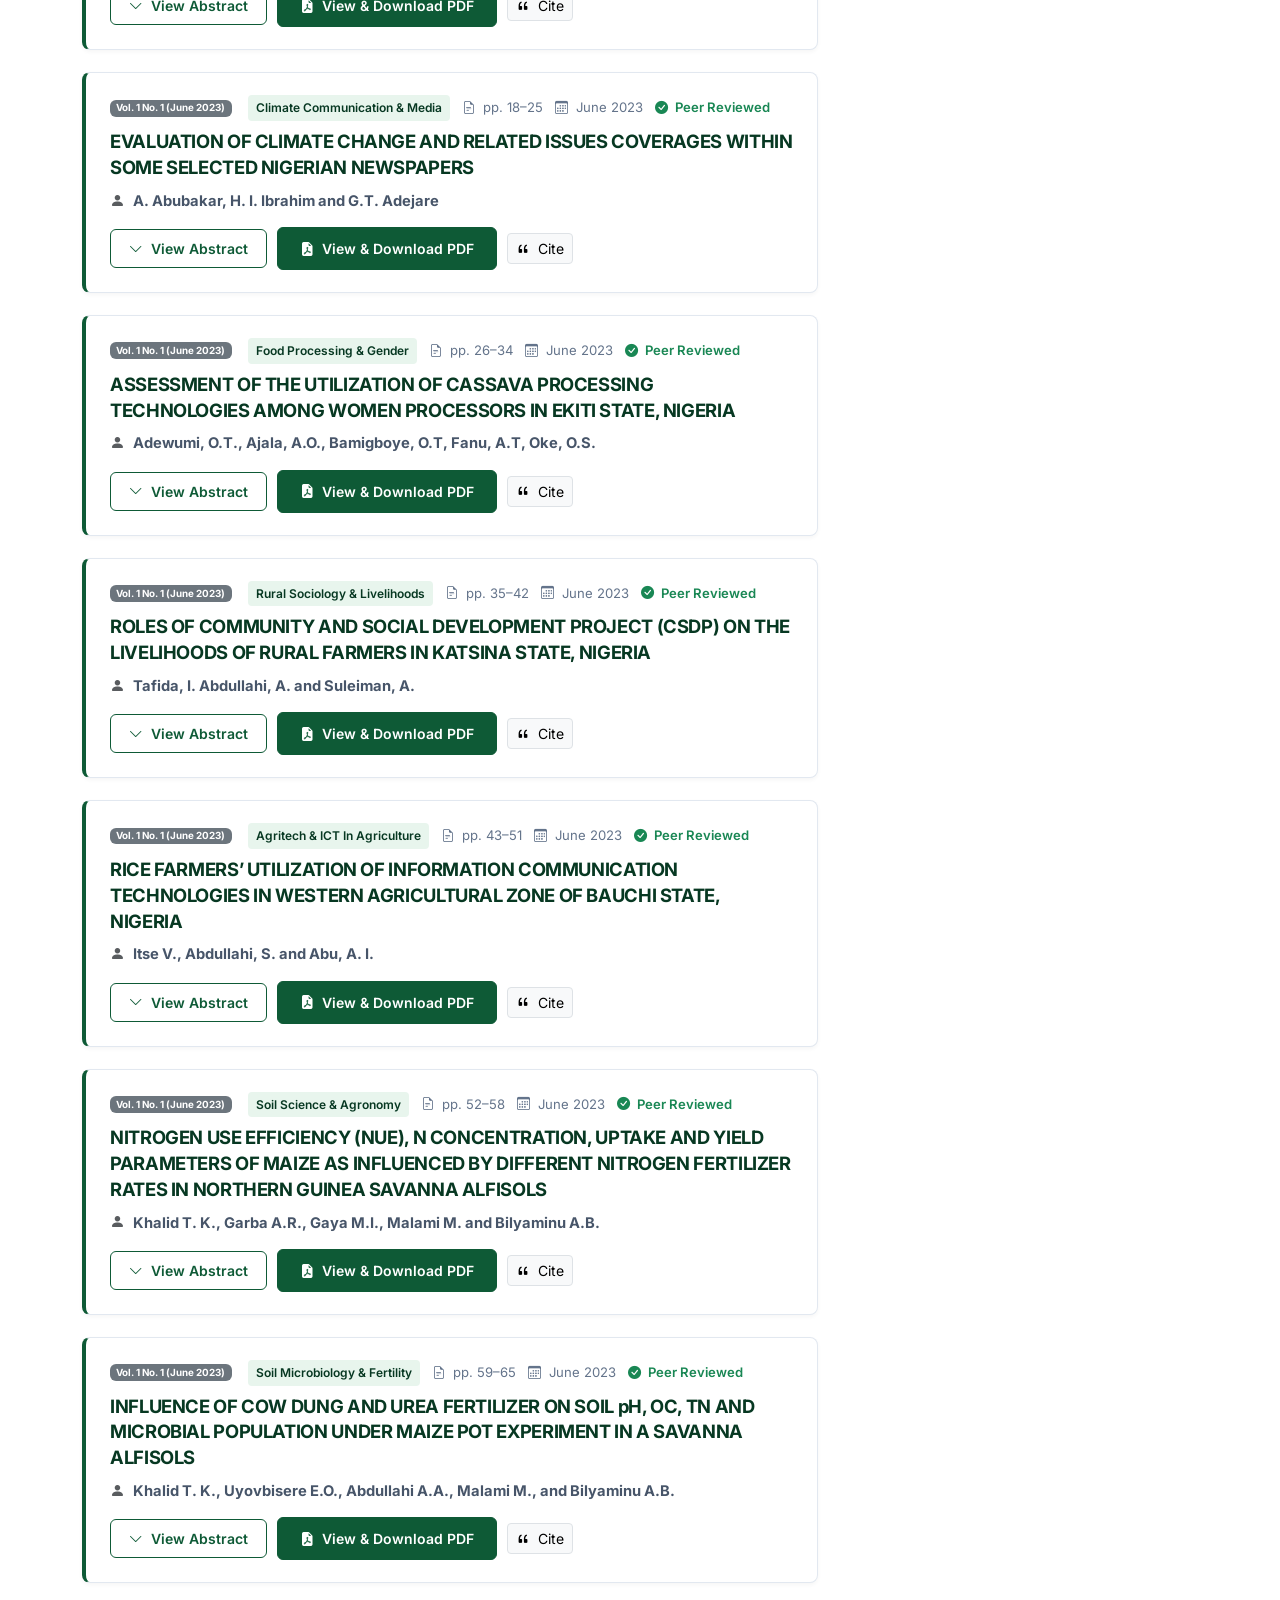
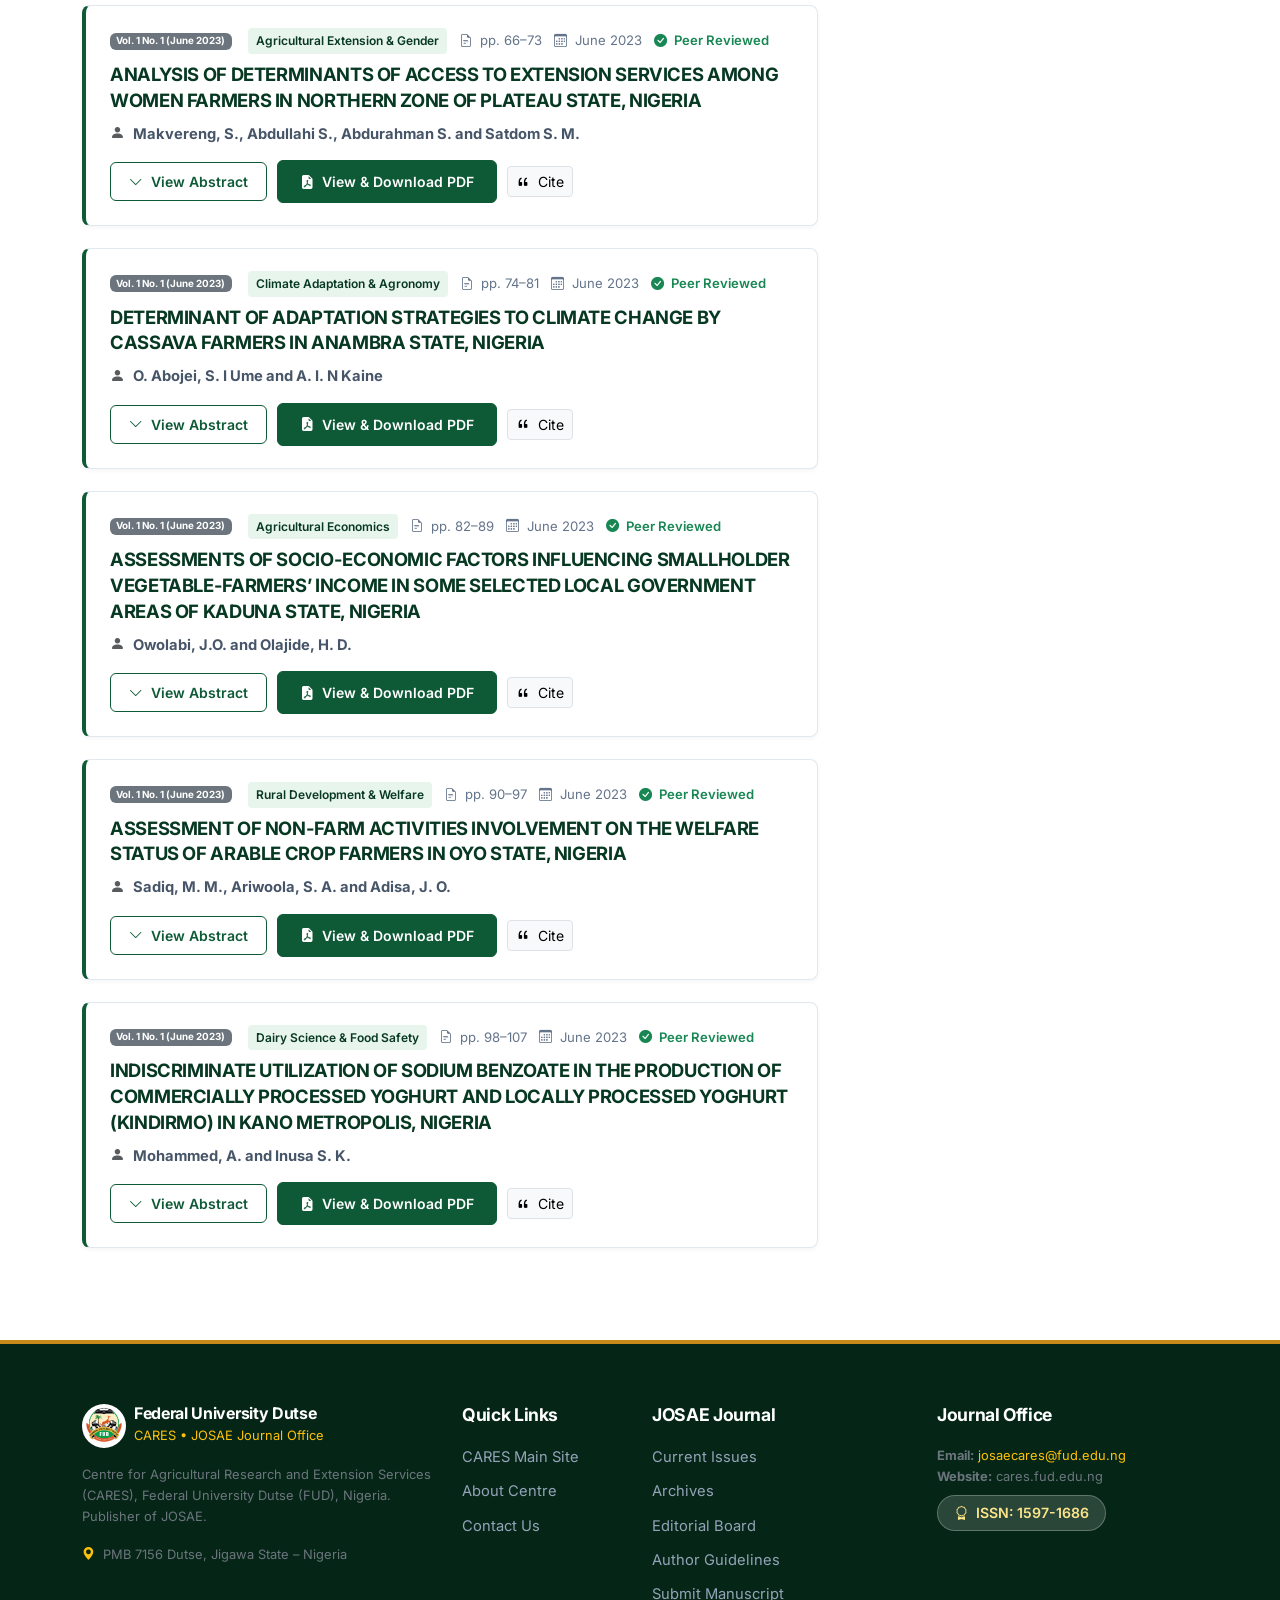
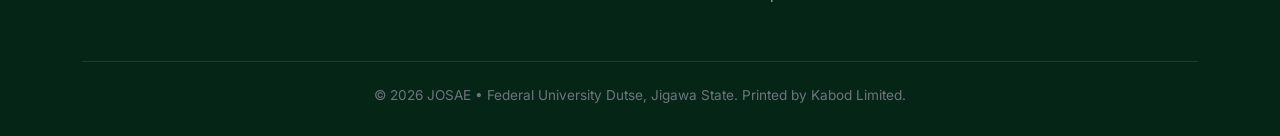
<file: josae.html>
<!DOCTYPE html>
<html lang="en">
<head>
  <meta charset="UTF-8">
  <meta name="viewport" content="width=device-width, initial-scale=1.0">
  <title>JOSAE | Journal of Smart Agriculture and Extension Services - Federal University Dutse</title>
  <meta name="description" content="Journal of Smart Agriculture and Extension Services (JOSAE) - Official peer-reviewed bi-annual journal by CARES, Federal University Dutse. ISSN: 1597-1686.">
  
  <!-- Bootstrap 5.3 CSS -->
  <link href="https://cdn.jsdelivr.net/npm/bootstrap@5.3.3/dist/css/bootstrap.min.css" rel="stylesheet">
  <!-- Bootstrap Icons -->
  <link href="https://cdn.jsdelivr.net/npm/bootstrap-icons@1.11.3/font/bootstrap-icons.css" rel="stylesheet">
  <!-- Google Fonts -->
  <link rel="preconnect" href="https://fonts.googleapis.com">
  <link rel="preconnect" href="https://fonts.gstatic.com" crossorigin>
  <link href="https://fonts.googleapis.com/css2?family=Inter:wght@300;400;500;600;700;800;900&family=Merriweather:ital,wght@0,300;0,400;0,700;1,300&display=swap" rel="stylesheet">
  <!-- Favicon -->
  <link rel="icon" type="image/png" href="assets/img/favicon.png">
  <link rel="apple-touch-icon" href="assets/img/favicon.png">
  <!-- Custom CSS -->
  <link rel="stylesheet" href="assets/css/style.css">
</head>
<body>

  <!-- Top Bar -->
  <div class="top-bar">
    <div class="container">
      <div class="d-flex justify-content-between align-items-center flex-wrap gap-2">
        <div class="d-flex align-items-center gap-3">
          <span><i class="bi bi-award text-warning me-1"></i> Official Publication of CARES, Federal University Dutse</span>
          <span class="d-none d-md-inline">|</span>
          <span class="d-none d-md-inline"><i class="bi bi-file-earmark-check text-warning me-1"></i> ISSN: 1597-1686</span>
        </div>
        <div class="d-flex align-items-center gap-3">
          <a href="index.html"><i class="bi bi-arrow-left me-1"></i> Return to CARES Main Site</a>
          <a href="josae-submission.html" class="fw-bold text-warning"><i class="bi bi-send-fill me-1"></i> Submit Paper</a>
        </div>
      </div>
    </div>
  </div>

  <!-- Navbar -->
  <nav class="navbar navbar-expand-lg main-navbar sticky-top">
    <div class="container">
      <a class="navbar-brand" href="josae.html">
        <img src="assets/img/fud-logo.png" alt="Federal University Dutse Crest" class="fud-crest-img">
        <div class="brand-text border-start ps-3 ms-1 d-none d-sm-block">
          <h1 class="text-success fw-bold mb-0" style="font-size: 1.25rem; letter-spacing: 0.5px;">JOSAE &bull; FUD</h1>
          <small class="text-warning fw-bold text-uppercase" style="font-size: 0.72rem; letter-spacing: 0.5px;">Journal of Smart Agriculture &amp; Extension Services</small>
        </div>
      </a>
      
      <button class="navbar-toggler" type="button" data-bs-toggle="collapse" data-bs-target="#navbarJosae" aria-controls="navbarJosae" aria-expanded="false" aria-label="Toggle navigation">
        <span class="navbar-toggler-icon"></span>
      </button>

      <div class="collapse navbar-collapse" id="navbarJosae">
        <ul class="navbar-nav ms-auto mb-2 mb-lg-0 align-items-lg-center">
          <li class="nav-item">
            <a class="nav-link active" href="josae.html">Current Issues</a>
          </li>
          <li class="nav-item">
            <a class="nav-link" href="josae-archives.html">Archives &amp; Issues</a>
          </li>
          <li class="nav-item">
            <a class="nav-link" href="josae-editorial.html">Editorial Board</a>
          </li>
          <li class="nav-item">
            <a class="nav-link" href="josae-guidelines.html">Author Guidelines</a>
          </li>
          <li class="nav-item">
            <a class="nav-link" href="contact.html">Contact</a>
          </li>
          <li class="nav-item ms-lg-2 mt-2 mt-lg-0">
            <a class="btn btn-gold-fud text-white btn-sm" href="josae-submission.html">
              <i class="bi bi-upload me-1"></i> Submit Manuscript
            </a>
          </li>
        </ul>
      </div>
    </div>
  </nav>

  <!-- Journal Hero Banner -->
  <header class="hero-journal">
    <div class="container">
      <div class="row align-items-center gy-4">
        <div class="col-lg-8">
          <div class="d-flex flex-wrap align-items-center gap-2 mb-2">
            <span class="issn-pill"><i class="bi bi-upc-scan"></i> ISSN: 1597-1686</span>
            <span class="badge bg-warning text-dark px-3 py-1 fw-bold">Bi-Annual Peer-Reviewed Journal</span>
            <span class="badge bg-light text-dark px-3 py-1 fw-bold">Open Access</span>
          </div>
          <h1 class="display-5 fw-bold text-white mb-2">
            Journal of Smart Agriculture and Extension Services (JOSAE)
          </h1>
          <p class="lead text-white-50 mb-4">
            Published by Centre for Agricultural Research and Extension Services (CARES), Federal University Dutse, PMB 7156 Dutse, Jigawa State, Nigeria.
          </p>
          <div class="d-flex flex-wrap gap-2">
            <a href="#articlesSection" class="btn btn-warning fw-bold">
              <i class="bi bi-book me-1"></i> Browse Published Articles
            </a>
            <a href="josae-guidelines.html" class="btn btn-outline-light">
              <i class="bi bi-pencil-square me-1"></i> Author Guidelines &amp; Fees
            </a>
            <a href="assets/img/josae-call-for-papers.jpg" target="_blank" class="btn btn-outline-warning">
              <i class="bi bi-download me-1"></i> Download Flyer / Call for Papers
            </a>
          </div>
        </div>
        <div class="col-lg-4 text-center">
          <div class="card bg-white text-dark border-0 shadow-lg rounded-4 p-4 text-start">
            <div class="badge bg-success mb-2">Latest Publication</div>
            <h5 class="fw-bold text-success mb-1">Vol. 1 No. 2 (Dec 2023)</h5>
            <p class="small text-muted mb-2">Published: Dec 2023 &bull; 12 Research Articles</p>
            <hr class="my-2">
            <div class="badge bg-secondary mb-1">Maiden Edition</div>
            <h6 class="fw-bold text-dark mb-1">Vol. 1 No. 1 (June 2023)</h6>
            <p class="small text-muted mb-3">Published: June 2023 &bull; 13 Research Articles (Full PDFs Available)</p>
            <a href="#articlesSection" class="btn btn-primary-fud btn-sm w-100">
              <i class="bi bi-arrow-down-circle me-1"></i> Jump to Table of Contents
            </a>
          </div>
        </div>
      </div>
    </div>
  </header>

  <!-- About JOSAE Statement -->
  <section class="py-4 bg-light border-bottom">
    <div class="container">
      <div class="row align-items-center">
        <div class="col-lg-12">
          <div class="bg-white border rounded-3 p-4 shadow-sm">
            <h4 class="fw-bold text-success mb-2"><i class="bi bi-info-circle-fill me-2"></i> About JOSAE</h4>
            <p class="text-secondary mb-2">
              The <strong>Journal of Smart Agriculture and Extension Services (JOSAE)</strong> aims to advance the field of agriculture and related disciplines by fostering innovation and the dissemination of research findings. Through an interdisciplinary approach encompassing social sciences, agritechnology, biotechnology, and the food supply system, JOSAE seeks to promote sustainable practices and increase productivity within agriculture.
            </p>
            <p class="text-secondary mb-0">
              Our goal is to provide a platform for researchers and practitioners to share theoretical and practical insights that contribute to the development of smart agriculture. By accepting qualitative, quantitative, and mixed research, we aim to facilitate a comprehensive understanding of the challenges and opportunities facing the agricultural sector and to encourage the adoption of innovative solutions.
            </p>
          </div>
        </div>
      </div>
    </div>
  </section>

  <!-- Main Content: Articles & Sidebar -->
  <section class="section-padding" id="articlesSection">
    <div class="container">
      <div class="row gy-4">

        <!-- Articles Column -->
        <div class="col-lg-8">
          <div class="d-flex justify-content-between align-items-center flex-wrap gap-2 mb-3">
            <div>
              <h3 class="fw-bold mb-0 text-success">Table of Contents &amp; Articles</h3>
              <span class="text-muted small">Volume 1 (Issues 1 &amp; 2) &bull; Federal University Dutse</span>
            </div>
            <span class="badge bg-success px-3 py-2" id="searchResultsCount">Showing 25 of 25 articles</span>
          </div>

          <!-- Interactive Search & Issue Filter Box -->
          <div class="search-journal-box mb-4">
            <!-- Issue Switcher Tabs -->
            <div class="d-flex flex-wrap gap-2 mb-3 pb-2 border-bottom">
              <span class="small fw-bold text-dark align-self-center me-2"><i class="bi bi-journals me-1"></i> Filter by Issue:</span>
              <button class="btn btn-sm btn-success issue-filter-btn active" data-issue-filter="all">All Issues (25)</button>
              <button class="btn btn-sm btn-outline-secondary issue-filter-btn" data-issue-filter="vol1no2"><i class="bi bi-star-fill text-warning me-1"></i>Vol. 1 No. 2 (Dec 2023)</button>
              <button class="btn btn-sm btn-outline-secondary issue-filter-btn" data-issue-filter="vol1no1">Vol. 1 No. 1 (June 2023)</button>
            </div>

            <!-- Search input -->
            <div class="input-group mb-3">
              <span class="input-group-text bg-white border-end-0 text-muted"><i class="bi bi-search"></i></span>
              <input type="text" id="journalSearchInput" class="form-control border-start-0" placeholder="Search by paper title, author name, or topic (e.g. yoghurt, groundnut, heteroclarias, maize, tomato, credit, kalgo)...">
            </div>

            <!-- Discipline Filters -->
            <div class="d-flex flex-wrap gap-2 align-items-center">
              <span class="small fw-bold text-muted me-1">Discipline:</span>
              <button class="btn btn-sm btn-primary-fud category-filter-btn active" data-filter="all">All Disciplines</button>
              <button class="btn btn-sm btn-outline-fud category-filter-btn" data-filter="extension">Extension &amp; Economics</button>
              <button class="btn btn-sm btn-outline-fud category-filter-btn" data-filter="crops-soils">Crops &amp; Soils</button>
              <button class="btn btn-sm btn-outline-fud category-filter-btn" data-filter="livestock">Animal Science</button>
              <button class="btn btn-sm btn-outline-fud category-filter-btn" data-filter="climate">Climate &amp; Tech</button>
              <button class="btn btn-sm btn-outline-fud category-filter-btn" data-filter="fisheries">Fisheries</button>
            </div>
          </div>

          <!-- ARTICLES LIST -->

          <!-- ARTICLE VOL 1 NO 2 - ART 1 -->
          <div class="article-card article-item" data-category="livestock" data-issue="vol1no2">
            <div class="article-meta">
              <span class="badge bg-warning text-dark me-1"><i class="bi bi-star-fill me-1"></i>Vol. 1 No. 2 (Dec 2023)</span>
              <span class="article-badge">Animal Science &amp; Reproduction</span>
              <span><i class="bi bi-calendar3 me-1"></i> December 2023</span>
              <span class="text-success fw-semibold"><i class="bi bi-check-circle-fill me-1"></i> Peer Reviewed</span>
            </div>
            <h4 class="article-title">
              <a href="#art-v2-1">ASSESSMENT OF TRAINING NEEDS AMONG SMALLHOLDER FARMERS IN NINGI LOCAL GOVERNMENT AREA OF BAUCHI STATE NIGERIA</a>
            </h4>
            <div class="article-authors">
              <i class="bi bi-person-fill text-muted me-1"></i> <strong>Abdullahi, M., Salisu, A.H., Idris, H. and Abdullahi, B.I.</strong>
            </div>
            <div class="article-actions">
              <button class="btn btn-outline-fud btn-sm btn-toggle-abstract" type="button" data-bs-toggle="collapse" data-bs-target="#abstract-v2-1" aria-expanded="false">
                <i class="bi bi-chevron-down me-1"></i> View Abstract
              </button>
              <a href="assets/docs/vol1-issue2/josae-vol1-no2-art01-abdullahi.doc" download class="btn btn-primary-fud btn-sm">
                <i class="bi bi-file-earmark-word-fill me-1"></i> Download Manuscript (82.0 KB)
              </a>
              <button class="btn btn-light btn-sm border btn-copy-citation" data-citation="Abdullahi, M., Salisu, A.H., Idris, H. and Abdullahi, B.I. (2023). ASSESSMENT OF TRAINING NEEDS AMONG SMALLHOLDER FARMERS IN NINGI LOCAL GOVERNMENT AREA OF BAUCHI STATE NIGERIA. Journal of Smart Agriculture and Extension Services (JOSAE), 1(2).">
                <i class="bi bi-quote me-1"></i> Cite
              </button>
            </div>
            <div class="collapse abstract-collapse" id="abstract-v2-1">
              <strong>Abstract:</strong> The study assessed agricultural extension training programs among smallholder farmers in Ningi local government area, Bauchi State, Nigeria. A multi-stage sampling technique was used in selecting 120 respondents for the study. Data were collected with aid of structured questionnaire and analyzed using both descriptive and inferential statistics. The result reveals that, majority of the respondents (71.1%) were male with (35.8%) of the respondent fell between 46-55 years and (30.8%) had never been to school. The result also shows that almost half of the famers (49.2%) owned about 2- 4 ha. with majority of them (73.5%) had household size ranges from 1-18. The result of the t-test shows that more men attended extension training as compared to women, however on the issue of farmers attendance at extension training in relation to gender there was no significance difference between males and females at (P&lt;0.05) level. The result of the analysis of variances also, indicated that there were no significance differences between different levels of education and the farmers’ perception of extension service in the study area. The result of the logistic regression analysis shows that the training need of farmers were significantly (P&lt;0.05) influenced by marital status, farming experience, and number of attendances to extension training. Major constraints were improper planning of extension training programs, poor transportation network and lack of motivation. The study recommends that extension agents should have a known schedule for training so as to help farmers allocate time for such training.
            </div>
          </div>


          <!-- ARTICLE VOL 1 NO 2 - ART 2 -->
          <div class="article-card article-item" data-category="crops-soils" data-issue="vol1no2">
            <div class="article-meta">
              <span class="badge bg-warning text-dark me-1"><i class="bi bi-star-fill me-1"></i>Vol. 1 No. 2 (Dec 2023)</span>
              <span class="article-badge">Soil Microbiology &amp; Land Use</span>
              <span><i class="bi bi-calendar3 me-1"></i> December 2023</span>
              <span class="text-success fw-semibold"><i class="bi bi-check-circle-fill me-1"></i> Peer Reviewed</span>
            </div>
            <h4 class="article-title">
              <a href="#art-v2-2">Estimation of Crop Water Requirement for Different Crops at Dambatta Thomas Dam Command Area, Kano State, Nigeria</a>
            </h4>
            <div class="article-authors">
              <i class="bi bi-person-fill text-muted me-1"></i> <strong>I.A. Adam and Abdulazeez Hudu Wudil</strong>
            </div>
            <div class="article-actions">
              <button class="btn btn-outline-fud btn-sm btn-toggle-abstract" type="button" data-bs-toggle="collapse" data-bs-target="#abstract-v2-2" aria-expanded="false">
                <i class="bi bi-chevron-down me-1"></i> View Abstract
              </button>
              <a href="assets/docs/vol1-issue2/josae-vol1-no2-art02-adam.doc" download class="btn btn-primary-fud btn-sm">
                <i class="bi bi-file-earmark-word-fill me-1"></i> Download Manuscript (539.0 KB)
              </a>
              <button class="btn btn-light btn-sm border btn-copy-citation" data-citation="I.A. Adam and Abdulazeez Hudu Wudil (2023). Estimation of Crop Water Requirement for Different Crops at Dambatta Thomas Dam Command Area, Kano State, Nigeria. Journal of Smart Agriculture and Extension Services (JOSAE), 1(2).">
                <i class="bi bi-quote me-1"></i> Cite
              </button>
            </div>
            <div class="collapse abstract-collapse" id="abstract-v2-2">
              <strong>Abstract:</strong> Accurate estimation of crop water requirements (ETc) of any crop is essentially required for irrigation scheduling and water management. This work evaluated the water requirement of four irrigated crops (Groundnut, Maize, Onion and Tomato) using Hargreaves Equation and FAO-56 guidelines to compute the reference and potential evapotranspiration of the crops respectively. The crop water requirements estimated were compared with the water applied and the actual duration of crops in the field as per the practices followed by the farmers. The results showed that the crops water requirements for groundnut, maize, onion and tomato based on FAO-56 guideline are 602mm, 715mm, 1029mm, and 661mm, while the average water applied are 559mm, 577mm, 819mm, and 557mm respectively. The crops were also found to be harvested far earlier than recommended by FAO-56 guideline
            </div>
          </div>


          <!-- ARTICLE VOL 1 NO 2 - ART 3 -->
          <div class="article-card article-item" data-category="livestock" data-issue="vol1no2">
            <div class="article-meta">
              <span class="badge bg-warning text-dark me-1"><i class="bi bi-star-fill me-1"></i>Vol. 1 No. 2 (Dec 2023)</span>
              <span class="article-badge">Ruminant Nutrition &amp; Forage</span>
              <span><i class="bi bi-calendar3 me-1"></i> December 2023</span>
              <span class="text-success fw-semibold"><i class="bi bi-check-circle-fill me-1"></i> Peer Reviewed</span>
            </div>
            <h4 class="article-title">
              <a href="#art-v2-3">Effects of Feeding Complete Diets of Piliostigma thoningii (Kalgo) Leaves on Performance and Digestibility of Kano Brown Bucks in Semi-arid zone of Nigeria.</a>
            </h4>
            <div class="article-authors">
              <i class="bi bi-person-fill text-muted me-1"></i> <strong>Ashiru, R. M., Iliyasu, K. A., Madu, A., Sariyyu, S., Afolabi, H.O., Babandi, B., Ubayi, K. M., Ado, F. H. and Ibrahim, B. M.</strong>
            </div>
            <div class="article-actions">
              <button class="btn btn-outline-fud btn-sm btn-toggle-abstract" type="button" data-bs-toggle="collapse" data-bs-target="#abstract-v2-3" aria-expanded="false">
                <i class="bi bi-chevron-down me-1"></i> View Abstract
              </button>
              <a href="assets/docs/vol1-issue2/josae-vol1-no2-art03-ashiru.doc" download class="btn btn-primary-fud btn-sm">
                <i class="bi bi-file-earmark-word-fill me-1"></i> Download Manuscript (68.5 KB)
              </a>
              <button class="btn btn-light btn-sm border btn-copy-citation" data-citation="Ashiru, R. M., Iliyasu, K. A., Madu, A., Sariyyu, S., Afolabi, H.O., Babandi, B., Ubayi, K. M., Ado, F. H. and Ibrahim, B. M. (2023). Effects of Feeding Complete Diets of Piliostigma thoningii (Kalgo) Leaves on Performance and Digestibility of Kano Brown Bucks in Semi-arid zone of Nigeria.. Journal of Smart Agriculture and Extension Services (JOSAE), 1(2).">
                <i class="bi bi-quote me-1"></i> Cite
              </button>
            </div>
            <div class="collapse abstract-collapse" id="abstract-v2-3">
              <strong>Abstract:</strong> The study was conducted to determine the effects of feeding complete diet of Piliostigma thoningii leaves on growth performance and Digestibility of Kano Brown bucks in semi-arid zone of Nigeria in a randomized complete block design (RCBD) experiment. Sixteen Kano Brown bucks were used in the experiment and are divided into four treatment groups of four animals per treatment viz; T1 (0%) as control, T2 (15%), T3 (30%) and T4 (45%) inclusion levels of Piliostigma thoningii leaves. They were fed the diets ad-libitum. The feeding trial lasted for 12 weeks (84 days). Parameters measured and calculated include weight gain, feed intake, ADG, feed efficiency and growth rate as well as nutrient Digestibility.. The results of growth performance showed that, there were no significant difference (P&gt;0.05) in all the parameters evaluated but values obtained in T3 were numerically higher. The results of digestibility showed significant (P&lt;0.05) differences in all the parameters evaluated except ash digestibility. It is concluded that Piliostigma thoningii leaves could be included in complete diets up to 30% for Kano Brown bucks. It is therefore, recommended that 30% of Piliostigma thoningii could be included in complete ration for Kano Brown bucks.
            </div>
          </div>


          <!-- ARTICLE VOL 1 NO 2 - ART 4 -->
          <div class="article-card article-item" data-category="extension" data-issue="vol1no2">
            <div class="article-meta">
              <span class="badge bg-warning text-dark me-1"><i class="bi bi-star-fill me-1"></i>Vol. 1 No. 2 (Dec 2023)</span>
              <span class="article-badge">Agricultural Finance &amp; Credit</span>
              <span><i class="bi bi-calendar3 me-1"></i> December 2023</span>
              <span class="text-success fw-semibold"><i class="bi bi-check-circle-fill me-1"></i> Peer Reviewed</span>
            </div>
            <h4 class="article-title">
              <a href="#art-v2-4">EFFECT OF BREEDS, SEX AND AGE ON FETAL PARAMETERS OF SLAUGHTERED PREGNANT COWS</a>
            </h4>
            <div class="article-authors">
              <i class="bi bi-person-fill text-muted me-1"></i> <strong>Bature, N., Abdussamad, A. M., Ogah, D. M., Babangida, L. and Gumel, I. A.</strong>
            </div>
            <div class="article-actions">
              <button class="btn btn-outline-fud btn-sm btn-toggle-abstract" type="button" data-bs-toggle="collapse" data-bs-target="#abstract-v2-4" aria-expanded="false">
                <i class="bi bi-chevron-down me-1"></i> View Abstract
              </button>
              <a href="assets/docs/vol1-issue2/josae-vol1-no2-art04-bature.doc" download class="btn btn-primary-fud btn-sm">
                <i class="bi bi-file-earmark-word-fill me-1"></i> Download Manuscript (73.0 KB)
              </a>
              <button class="btn btn-light btn-sm border btn-copy-citation" data-citation="Bature, N., Abdussamad, A. M., Ogah, D. M., Babangida, L. and Gumel, I. A. (2023). EFFECT OF BREEDS, SEX AND AGE ON FETAL PARAMETERS OF SLAUGHTERED PREGNANT COWS. Journal of Smart Agriculture and Extension Services (JOSAE), 1(2).">
                <i class="bi bi-quote me-1"></i> Cite
              </button>
            </div>
            <div class="collapse abstract-collapse" id="abstract-v2-4">
              <strong>Abstract:</strong> The study was conducted to determine the effect of Breed, sex and age on fetal parameters on pregnant cows slaughtered at kano main abattoir, Kano state. The breed included red bororo, white Fulani and adamawa gudali. The cow aged 4-7 years old. The data used for the study included 85 red bororo, 85 white Fulani and 31 adamawa gudali. The animals were aged by dentition, weighed using a weighing band or tape and weighing scale. Fetal parameters measured included TBL, CVRL, CC, RADIUS, TIBIA, UCL and FETAL AGE. The experiment was conducted in a cross-sectional design. Data were analyzed using statistical package for social sciences, SPSS Version 16.0. Result also showed  no significant (P&lt;0.05) differences on fetal parameters TBL, CVRL, CC, RADIUS, TIBIA and UCL, Adamawa Guadali recorded the highest means (91.56±3.56cm, 68.68±3.23cm, 56.96±2.78cm, 20.51±1.00cm and 37.54±1.22cm respectively) and the lowest means was observed in white Fulani (71.46±2.46cm, 52.30±2.06cm, 42.68±1.75cm, 12.70±0.59cm, 16.46±0.63cm and 33.36±0.78cm respectively). Highest means observed in 7 and 4years and the least was observed in 5years.
            </div>
          </div>


          <!-- ARTICLE VOL 1 NO 2 - ART 5 -->
          <div class="article-card article-item" data-category="climate" data-issue="vol1no2">
            <div class="article-meta">
              <span class="badge bg-warning text-dark me-1"><i class="bi bi-star-fill me-1"></i>Vol. 1 No. 2 (Dec 2023)</span>
              <span class="article-badge">Climate-Smart Education</span>
              <span><i class="bi bi-calendar3 me-1"></i> December 2023</span>
              <span class="text-success fw-semibold"><i class="bi bi-check-circle-fill me-1"></i> Peer Reviewed</span>
            </div>
            <h4 class="article-title">
              <a href="#art-v2-5">EFFECT OF GRADED LEVELS OF DIETARY MORINGA OLEIFERA LEAF MEAL ON GROWTH PERFORMANCE AND CARCASS CHARACTERISTICS OF JAPANESE QUAILS</a>
            </h4>
            <div class="article-authors">
              <i class="bi bi-person-fill text-muted me-1"></i> <strong>Igbosanu, A.O. and Otufale, G.A.</strong>
            </div>
            <div class="article-actions">
              <button class="btn btn-outline-fud btn-sm btn-toggle-abstract" type="button" data-bs-toggle="collapse" data-bs-target="#abstract-v2-5" aria-expanded="false">
                <i class="bi bi-chevron-down me-1"></i> View Abstract
              </button>
              <a href="assets/docs/vol1-issue2/josae-vol1-no2-art05-igbosanu.doc" download class="btn btn-primary-fud btn-sm">
                <i class="bi bi-file-earmark-word-fill me-1"></i> Download Manuscript (83.5 KB)
              </a>
              <button class="btn btn-light btn-sm border btn-copy-citation" data-citation="Igbosanu, A.O. and Otufale, G.A. (2023). EFFECT OF GRADED LEVELS OF DIETARY MORINGA OLEIFERA LEAF MEAL ON GROWTH PERFORMANCE AND CARCASS CHARACTERISTICS OF JAPANESE QUAILS. Journal of Smart Agriculture and Extension Services (JOSAE), 1(2).">
                <i class="bi bi-quote me-1"></i> Cite
              </button>
            </div>
            <div class="collapse abstract-collapse" id="abstract-v2-5">
              <strong>Abstract:</strong> This experiment was conducted to investigate the effect of graded levels of dietary Moringa oleifera leaf meal on the growth performance and carcass yield characteristics of Japanese quails. Forty eight (48) two-week old Japanese quail chicks were used for the experiment. Birds were allotted to four dietary treatments of twelve quails each which were further replicated twice in a completely randomized design. Four experimental diets were formulated such that diet 1 which served as the control contained no Moringa oleifera leaf meal. Diets 2, 3 and 4 contained 4%, 8% and 12% Moringa oleifera leaf meal. The experimental diets and portable water were supplied ad-libitum throughout the experimental period of 35 days. The dietary treatments were iso-nitrogenous. Results showed that treatment effects on average weight gain, feed conversion ratio, plucked weight, eviscerated weight, dressed weight, head weight, shank weight, gizzard with lining and without lining weights and heart weight were not significant (P &gt; 0.05), while the mean weekly feed intake and live weight of experimental birds were significantly (P &lt; 0.05) enhanced by the control diet and significantly lowered by Moringa oleifera leaf meal inclusion. The Neck weights of the experimental birds were significantly enhanced at 4% level of Moringa oleifera leaf meal supplementation which was similar to the control. Dietary supplementation of Moringa oleifera leaf meal at 4% level compared favourably with the control diet hence, Moringa oleifera leaf meal can be supplemented in the diets of Japanese quails at 4% level for optimal performance and carcass yield.
            </div>
          </div>


          <!-- ARTICLE VOL 1 NO 2 - ART 6 -->
          <div class="article-card article-item" data-category="crops-soils" data-issue="vol1no2">
            <div class="article-meta">
              <span class="badge bg-warning text-dark me-1"><i class="bi bi-star-fill me-1"></i>Vol. 1 No. 2 (Dec 2023)</span>
              <span class="article-badge">Rice Agronomy &amp; Extension</span>
              <span><i class="bi bi-calendar3 me-1"></i> December 2023</span>
              <span class="text-success fw-semibold"><i class="bi bi-check-circle-fill me-1"></i> Peer Reviewed</span>
            </div>
            <h4 class="article-title">
              <a href="#art-v2-6">AN ASSESSMENT OF TECHNICAL EFFICIENCY ON RICE FARMERS IN ZAMFARA STATE, NIGERIA: A DATA ENVELOPMENT ANALYSIS APPRAOCH</a>
            </h4>
            <div class="article-authors">
              <i class="bi bi-person-fill text-muted me-1"></i> <strong>Jatto, A.N., Lawal, A.D., Isa, A.E., Abubakar, M. and Abdullahi, M.</strong>
            </div>
            <div class="article-actions">
              <button class="btn btn-outline-fud btn-sm btn-toggle-abstract" type="button" data-bs-toggle="collapse" data-bs-target="#abstract-v2-6" aria-expanded="false">
                <i class="bi bi-chevron-down me-1"></i> View Abstract
              </button>
              <a href="assets/docs/vol1-issue2/josae-vol1-no2-art06-jatto.doc" download class="btn btn-primary-fud btn-sm">
                <i class="bi bi-file-earmark-word-fill me-1"></i> Download Manuscript (154.5 KB)
              </a>
              <button class="btn btn-light btn-sm border btn-copy-citation" data-citation="Jatto, A.N., Lawal, A.D., Isa, A.E., Abubakar, M. and Abdullahi, M. (2023). AN ASSESSMENT OF TECHNICAL EFFICIENCY ON RICE FARMERS IN ZAMFARA STATE, NIGERIA: A DATA ENVELOPMENT ANALYSIS APPRAOCH. Journal of Smart Agriculture and Extension Services (JOSAE), 1(2).">
                <i class="bi bi-quote me-1"></i> Cite
              </button>
            </div>
            <div class="collapse abstract-collapse" id="abstract-v2-6">
              <strong>Abstract:</strong> This study assesses the technical efficiency level of rice farmers in Zamfara state using the Data envelopment analysis approach. A Yamane formula was used to determine the sample size and a simple random selection of 134 rice farmers were selected for the study. Primary data used were collected with the use of a structured questionnaire from the selected rice farmers. The result of the technical efficiency showed that the rice farmers have efficiency mean score of 73% and the mean input slack of land, labour, seeds, and fertilizer usage are 0.071, 0.408, 1.767 and 21.205 respectively. Implying that inputs could be decreased by those units and still produce the same level of output. The study concluded that the rice farmers are quite efficient in input usage. It was recommended that additional unit of land can be used to address the underutilization of the fertilizer usage.
            </div>
          </div>


          <!-- ARTICLE VOL 1 NO 2 - ART 7 -->
          <div class="article-card article-item" data-category="extension" data-issue="vol1no2">
            <div class="article-meta">
              <span class="badge bg-warning text-dark me-1"><i class="bi bi-star-fill me-1"></i>Vol. 1 No. 2 (Dec 2023)</span>
              <span class="article-badge">Horticulture &amp; Production Economics</span>
              <span><i class="bi bi-calendar3 me-1"></i> December 2023</span>
              <span class="text-success fw-semibold"><i class="bi bi-check-circle-fill me-1"></i> Peer Reviewed</span>
            </div>
            <h4 class="article-title">
              <a href="#art-v2-7">ESTIMATE OF RICE GRAIN QUALITY AND CONSUMERS’ PREFERENCE FOR LOCAL AND FOREIGN ATTRIBUTES IN MINNA, NIGER STATE, NIGERIA</a>
            </h4>
            <div class="article-authors">
              <i class="bi bi-person-fill text-muted me-1"></i> <strong>Lawal, A.T., James, D., Mustapha, A.L., Agbaje, A.O., Gaya, A.Y., Umar, J. and Abdullahi, M.B.</strong>
            </div>
            <div class="article-actions">
              <button class="btn btn-outline-fud btn-sm btn-toggle-abstract" type="button" data-bs-toggle="collapse" data-bs-target="#abstract-v2-7" aria-expanded="false">
                <i class="bi bi-chevron-down me-1"></i> View Abstract
              </button>
              <a href="assets/docs/vol1-issue2/josae-vol1-no2-art07-lawal.doc" download class="btn btn-primary-fud btn-sm">
                <i class="bi bi-file-earmark-word-fill me-1"></i> Download Manuscript (212.0 KB)
              </a>
              <button class="btn btn-light btn-sm border btn-copy-citation" data-citation="Lawal, A.T., James, D., Mustapha, A.L., Agbaje, A.O., Gaya, A.Y., Umar, J. and Abdullahi, M.B. (2023). ESTIMATE OF RICE GRAIN QUALITY AND CONSUMERS’ PREFERENCE FOR LOCAL AND FOREIGN ATTRIBUTES IN MINNA, NIGER STATE, NIGERIA. Journal of Smart Agriculture and Extension Services (JOSAE), 1(2).">
                <i class="bi bi-quote me-1"></i> Cite
              </button>
            </div>
            <div class="collapse abstract-collapse" id="abstract-v2-7">
              <strong>Abstract:</strong> The study estimated rice grain quality and consumer preference in Niger State, Nigeria. Data were collected from 114 rice consumers across markets within the state. The study used multinomial logistic, hedonic price model and garret ranking techniques to measure individual’s’ preference structure via systematic variation of rice attributes.  The average age of the respondents is 42 years, household-size of 6 persons and monthly income of N77, 059. The high variability of income implies a wider variation in purchasing power of households and subsequently, the households demand for food. It revealed that on category of local rice the coefficient of education is statistically significant at P&lt; 0.01 and has a negative effect on the consumer preference for local rice. Result indicates various factors customers consider when purchasing rice. The result shows that method of package and low breakage were found to be statistically significant with a positive coefficient at P&lt;0.01 and P&lt;0.010. Also rice colour (white) and impurities attributes were found to be statistically significant with a negative coefficient. Also rice impurities were the highest ranked constraint by consumers (3.42), followed by high cost of local rice (3.90) while inferior taste and poor cohesion was ranked least (6.04 and 6.84). It was concluded that private sector should invest in modern processing facilities for local rice as this would place the commodity in a better position when compared with imported rice.
            </div>
          </div>


          <!-- ARTICLE VOL 1 NO 2 - ART 8 -->
          <div class="article-card article-item" data-category="climate" data-issue="vol1no2">
            <div class="article-meta">
              <span class="badge bg-warning text-dark me-1"><i class="bi bi-star-fill me-1"></i>Vol. 1 No. 2 (Dec 2023)</span>
              <span class="article-badge">Climate Awareness &amp; Perception</span>
              <span><i class="bi bi-calendar3 me-1"></i> December 2023</span>
              <span class="text-success fw-semibold"><i class="bi bi-check-circle-fill me-1"></i> Peer Reviewed</span>
            </div>
            <h4 class="article-title">
              <a href="#art-v2-8">ASSESSMENT OF KNOWLEDGE AND ATTITUDE OF AGRICULTURAL EDUCATION STUDENTS’ ON CLIMATE CHANGE IN TAI SOLARIN COLLEGE OF EDUCATION, OMU-IJEBU, OGUN STATE, NIGERIA.</a>
            </h4>
            <div class="article-authors">
              <i class="bi bi-person-fill text-muted me-1"></i> <strong>Otufale, G.A. and Igbosanu, A.O.</strong>
            </div>
            <div class="article-actions">
              <button class="btn btn-outline-fud btn-sm btn-toggle-abstract" type="button" data-bs-toggle="collapse" data-bs-target="#abstract-v2-8" aria-expanded="false">
                <i class="bi bi-chevron-down me-1"></i> View Abstract
              </button>
              <a href="assets/docs/vol1-issue2/josae-vol1-no2-art08-otufale.doc" download class="btn btn-primary-fud btn-sm">
                <i class="bi bi-file-earmark-word-fill me-1"></i> Download Manuscript (227.0 KB)
              </a>
              <button class="btn btn-light btn-sm border btn-copy-citation" data-citation="Otufale, G.A. and Igbosanu, A.O. (2023). ASSESSMENT OF KNOWLEDGE AND ATTITUDE OF AGRICULTURAL EDUCATION STUDENTS’ ON CLIMATE CHANGE IN TAI SOLARIN COLLEGE OF EDUCATION, OMU-IJEBU, OGUN STATE, NIGERIA.. Journal of Smart Agriculture and Extension Services (JOSAE), 1(2).">
                <i class="bi bi-quote me-1"></i> Cite
              </button>
            </div>
            <div class="collapse abstract-collapse" id="abstract-v2-8">
              <strong>Abstract:</strong> The study examined the knowledge and attitude of agricultural education towards climate change. Data were collected from 48 agricultural education students purposively selected across different levels.  Data were analyzed using both descriptive and inferential statistics such as frequency, percentages and Pearson Product Moment correlation coefficient (PPMC). Majority were male (52.1%) and within the age range of 20-25 years (66.7%). The result of Agricultural students’ knowledge on climate change shows that (43.8%) of the respondents did not consented that agricultural activities such as crop and livestock production contribute to climate change. Slightly about average (47.3%) agreed that, there was collective action the effects of climate change could be reduced. There was no significant relationship between socio-economic characteristics of respondents and their knowledge of climate change; age (r=.241), sex (r=- 0.54), tribe (r=.110), level of study (r=.268), religion (.221, P&gt;0.05) and marital-status (.071). However, there was significant relationship between the level of study of the respondents and their attitude towards climate change (r = .330*, P &lt; 0.05). Based on the results of the study, it was concluded that respondents’ socio-economic characteristics had no significant relationship with their attitudes and knowledge of climate change except their levels of study. It was recommended that courses on climate change should be introduced at various levels of study in N.C.E curriculum.
            </div>
          </div>


          <!-- ARTICLE VOL 1 NO 2 - ART 9 -->
          <div class="article-card article-item" data-category="crops-soils" data-issue="vol1no2">
            <div class="article-meta">
              <span class="badge bg-warning text-dark me-1"><i class="bi bi-star-fill me-1"></i>Vol. 1 No. 2 (Dec 2023)</span>
              <span class="article-badge">Legume Agronomy &amp; Organic Nutrition</span>
              <span><i class="bi bi-calendar3 me-1"></i> December 2023</span>
              <span class="text-success fw-semibold"><i class="bi bi-check-circle-fill me-1"></i> Peer Reviewed</span>
            </div>
            <h4 class="article-title">
              <a href="#art-v2-9">Genotypic Evaluation of Groundnut (arachis hypogeae L.) Yield-related Traits in Response to Foliar Application of Liquid Organic Fertilizer</a>
            </h4>
            <div class="article-authors">
              <i class="bi bi-person-fill text-muted me-1"></i> <strong>Amira Musa Sa’ad, Shamsu Ado Zakari, Umar Adamu and Ali Ibrahim Sale</strong>
            </div>
            <div class="article-actions">
              <button class="btn btn-outline-fud btn-sm btn-toggle-abstract" type="button" data-bs-toggle="collapse" data-bs-target="#abstract-v2-9" aria-expanded="false">
                <i class="bi bi-chevron-down me-1"></i> View Abstract
              </button>
              <a href="assets/docs/vol1-issue2/josae-vol1-no2-art09-shamsu.doc" download class="btn btn-primary-fud btn-sm">
                <i class="bi bi-file-earmark-word-fill me-1"></i> Download Manuscript (156.0 KB)
              </a>
              <button class="btn btn-light btn-sm border btn-copy-citation" data-citation="Amira Musa Sa’ad, Shamsu Ado Zakari, Umar Adamu and Ali Ibrahim Sale (2023). Genotypic Evaluation of Groundnut (arachis hypogeae L.) Yield-related Traits in Response to Foliar Application of Liquid Organic Fertilizer. Journal of Smart Agriculture and Extension Services (JOSAE), 1(2).">
                <i class="bi bi-quote me-1"></i> Cite
              </button>
            </div>
            <div class="collapse abstract-collapse" id="abstract-v2-9">
              <strong>Abstract:</strong> Indiscriminate use of chemical fertilizers has degraded soil quality and reduced groundnut production by depleting nutrients, disrupting microbial balance, and causing soil acidification. Understanding how organic alternatives can enhance growth and yield, reduce chemical fertilizer dependence, and promote sustainable farming is therefore essential.. This study examined the effects of liquid organic fertilizer (LOF) on the growth and yield of two groundnut varieties, SAMNUT24 and SAMNUT25, using four LOF concentrations: 4.7 ml, 6.5 ml, 8.28 ml, and a control (0 ml). The results indicate that LOF and variety significantly influenced leaf number, with SAMNUT25 showing the highest leaf number at 8.28 ml in 2018 and 2019, while SAMNUT24 peaked at 4.7 ml. Both varieties exhibited increased branch number and leaf area with higher LOF concentrations. Total grain yield and yield components were significantly affected by LOF and variety, with the highest 100-seed weight observed at 8.28 ml for both varieties. Control treatments yielded the lowest seed weight. Total pod weight was highest at 8.28 ml for both varieties and decreased with lower LOF concentrations. Positive correlations were found between 100-seed weight, total pod weight, and total grain yield, with SAMNUT25 showing a stronger positive relationship to LOF than SAMNUT24. This study demonstrates that LOF significantly influences groundnut growth and yield, with varying responses among different varieties, providing valuable insights for agricultural practices.
            </div>
          </div>


          <!-- ARTICLE VOL 1 NO 2 - ART 10 -->
          <div class="article-card article-item" data-category="climate" data-issue="vol1no2">
            <div class="article-meta">
              <span class="badge bg-warning text-dark me-1"><i class="bi bi-star-fill me-1"></i>Vol. 1 No. 2 (Dec 2023)</span>
              <span class="article-badge">Climate Econometrics &amp; Modeling</span>
              <span><i class="bi bi-calendar3 me-1"></i> December 2023</span>
              <span class="text-success fw-semibold"><i class="bi bi-check-circle-fill me-1"></i> Peer Reviewed</span>
            </div>
            <h4 class="article-title">
              <a href="#art-v2-10">A CAUSALITY ANALYSIS OF CLIMATE CHANGE ON MAIZE PRODUCTION IN KATSINA STATE, NIGERIA.</a>
            </h4>
            <div class="article-authors">
              <i class="bi bi-person-fill text-muted me-1"></i> <strong>Umar Sakinatu Garba, Hussaini Yusuf Ibrahim, Junaidu Musa and Bello Nasiru Abdullahi</strong>
            </div>
            <div class="article-actions">
              <button class="btn btn-outline-fud btn-sm btn-toggle-abstract" type="button" data-bs-toggle="collapse" data-bs-target="#abstract-v2-10" aria-expanded="false">
                <i class="bi bi-chevron-down me-1"></i> View Abstract
              </button>
              <a href="assets/docs/vol1-issue2/josae-vol1-no2-art10-umar.doc" download class="btn btn-primary-fud btn-sm">
                <i class="bi bi-file-earmark-word-fill me-1"></i> Download Manuscript (103.0 KB)
              </a>
              <button class="btn btn-light btn-sm border btn-copy-citation" data-citation="Umar Sakinatu Garba, Hussaini Yusuf Ibrahim, Junaidu Musa and Bello Nasiru Abdullahi (2023). A CAUSALITY ANALYSIS OF CLIMATE CHANGE ON MAIZE PRODUCTION IN KATSINA STATE, NIGERIA.. Journal of Smart Agriculture and Extension Services (JOSAE), 1(2).">
                <i class="bi bi-quote me-1"></i> Cite
              </button>
            </div>
            <div class="collapse abstract-collapse" id="abstract-v2-10">
              <strong>Abstract:</strong> The study examined the causality analysis of climate change on maize production in Katsina State. Time series data covering 1990 to 2020 was used. The analytical tools that were used include descriptive statistics, ARDL model, Toda-Yamamoto granger causality model, variance decomposition and impulse response function. The average values of maize yield (MPY), rainfall (RF), and temperature (TR) were 1.4%, 80.4%, and 26.7%, respectively. ARDL model result showed that there was no long-term relationship, but there was a short-term relationship between climate change and maize production. The outcome of short-run indicated that the model fits the data, with R-square and adjusted R-square values of 80% and 60%, respectively. The result suggests that the current(ΔRF) and first lag (ΔRF (-1)) of Rainfall have a positive impact (0.004824) and (0.003381) and are statistically insignificant at 5% and 1% levels in the short- run. The result implies that the coefficient result suggests that if RF increases by 1%, the MPY will increase in the short term by 0.005% in the short run. The result for Toda Yamamoto causality test showed that the null hypothesis (rainfall does not granger cause maize production and temperature does not granger cause maize production), can be accepted as their probability values (0.4619) and (0.4465) respectively, are greater than (1%, 5% and 10%). From the panel MPY graph, it can be seen that a 1% change in rainfall has a beneficial effect on maize output throughout the periods, however a 1% change in temperature only has a negative effect on maize production during period 2.  This outcome suggests that the rain had a beneficial effect on agricultural productivity.
            </div>
          </div>


          <!-- ARTICLE VOL 1 NO 2 - ART 11 -->
          <div class="article-card article-item" data-category="fisheries" data-issue="vol1no2">
            <div class="article-meta">
              <span class="badge bg-warning text-dark me-1"><i class="bi bi-star-fill me-1"></i>Vol. 1 No. 2 (Dec 2023)</span>
              <span class="article-badge">Fisheries &amp; Aquaculture Economics</span>
              <span><i class="bi bi-calendar3 me-1"></i> December 2023</span>
              <span class="text-success fw-semibold"><i class="bi bi-check-circle-fill me-1"></i> Peer Reviewed</span>
            </div>
            <h4 class="article-title">
              <a href="#art-v2-11">ECONOMIC VIABILITY OF FEEDING HETEROCLARIAS (HYBRID) FRY USING THREE DIFFERENT STARTER DIETS</a>
            </h4>
            <div class="article-authors">
              <i class="bi bi-person-fill text-muted me-1"></i> <strong>Yunusa, A., Buba, W., Onimmis, M.M., Yusuf, A. and Salifu, C.</strong>
            </div>
            <div class="article-actions">
              <button class="btn btn-outline-fud btn-sm btn-toggle-abstract" type="button" data-bs-toggle="collapse" data-bs-target="#abstract-v2-11" aria-expanded="false">
                <i class="bi bi-chevron-down me-1"></i> View Abstract
              </button>
              <a href="assets/docs/vol1-issue2/josae-vol1-no2-art11-yunusa.doc" download class="btn btn-primary-fud btn-sm">
                <i class="bi bi-file-earmark-word-fill me-1"></i> Download Manuscript (243.0 KB)
              </a>
              <button class="btn btn-light btn-sm border btn-copy-citation" data-citation="Yunusa, A., Buba, W., Onimmis, M.M., Yusuf, A. and Salifu, C. (2023). ECONOMIC VIABILITY OF FEEDING HETEROCLARIAS (HYBRID) FRY USING THREE DIFFERENT STARTER DIETS. Journal of Smart Agriculture and Extension Services (JOSAE), 1(2).">
                <i class="bi bi-quote me-1"></i> Cite
              </button>
            </div>
            <div class="collapse abstract-collapse" id="abstract-v2-11">
              <strong>Abstract:</strong> A comparative study on growth performance of Heteroclarias CG♀ × HL♂ (hybrid) using three different starter feeds was carried out at the teaching and research fish farm of the department of fisheries and aquaculture Prince Abubakar Audu University Anyigba. The three starter diets used are Gemma Wean (T1), Aller aqua (T2) and Coppens (T3). The results of the final mean weight gain of the different starter diets were 12.94g, 11.92g and 11.29g for treatment 1,2 and 3 respectively with significant difference at P&lt;0.05 Treatment one had the highest growth performance. The economic analysis of feeding the Heteroclarias fry with the different starter diets indicated that the gross profit (GP) 25,187.94; 28,001.90; 27,971.29. for treatment 1,2 and 3 respectively. The profit index also followed the same pattern with treatment one having (9.03) followed by (58.85) for treatment two and lastly (55.58) for treatment three. The benefit cost ratio (BCR) was more in treatment two (14.92) followed by treatment three (14.71) and lastly treatment one (6.22). The water quality parameter was closely monitored, and statistical analysis shows that there was no significant difference P&gt;0.05 in the results obtained from the water parameters. Although treatment 1 (Gemma wean) had the highest weight gain, (12.94g) treatment 2 which were the fry with Aller aqua is more economically viable, and is more profitable
            </div>
          </div>


          <!-- ARTICLE VOL 1 NO 2 - ART 12 -->
          <div class="article-card article-item" data-category="extension" data-issue="vol1no2">
            <div class="article-meta">
              <span class="badge bg-warning text-dark me-1"><i class="bi bi-star-fill me-1"></i>Vol. 1 No. 2 (Dec 2023)</span>
              <span class="article-badge">Extension Administration &amp; Welfare</span>
              <span><i class="bi bi-calendar3 me-1"></i> December 2023</span>
              <span class="text-success fw-semibold"><i class="bi bi-check-circle-fill me-1"></i> Peer Reviewed</span>
            </div>
            <h4 class="article-title">
              <a href="#art-v2-12">ASSESSMENT OF JOB SATISFACTION AMONG EXTENSION WORKERS’ IN AGRICULTURAL DEVELOPMENT PROGRAMME ZONES OF KATSINA STATE, NIGERIA</a>
            </h4>
            <div class="article-authors">
              <i class="bi bi-person-fill text-muted me-1"></i> <strong>Yusuf, A.U., Mamman, M. and Adejare, T. G.</strong>
            </div>
            <div class="article-actions">
              <button class="btn btn-outline-fud btn-sm btn-toggle-abstract" type="button" data-bs-toggle="collapse" data-bs-target="#abstract-v2-12" aria-expanded="false">
                <i class="bi bi-chevron-down me-1"></i> View Abstract
              </button>
              <a href="assets/docs/vol1-issue2/josae-vol1-no2-art12-yusuf.doc" download class="btn btn-primary-fud btn-sm">
                <i class="bi bi-file-earmark-word-fill me-1"></i> Download Manuscript (492.5 KB)
              </a>
              <button class="btn btn-light btn-sm border btn-copy-citation" data-citation="Yusuf, A.U., Mamman, M. and Adejare, T. G. (2023). ASSESSMENT OF JOB SATISFACTION AMONG EXTENSION WORKERS’ IN AGRICULTURAL DEVELOPMENT PROGRAMME ZONES OF KATSINA STATE, NIGERIA. Journal of Smart Agriculture and Extension Services (JOSAE), 1(2).">
                <i class="bi bi-quote me-1"></i> Cite
              </button>
            </div>
            <div class="collapse abstract-collapse" id="abstract-v2-12">
              <strong>Abstract:</strong> The study assesses the job satisfaction among extension workers in agricultural development programme zones of Katsina State, Nigeria using multi-stage sampling techniques to select 75 agricultural extension workers across the three ADP zones of the state. Data were collected using structured questionnaires. The data collected were then analysed using descriptive statistics such as frequency counts, percentage and mean. Similarly, Pearson product moment correlation analysis was used for the inferential components. The findings showed that there was high level of job satisfaction among agricultural extension workers with their job content ( QUOTE  =3.82**) and organizational policies ( QUOTE  =3.60**), very high level of job satisfaction with their interpersonal relationship ( QUOTE  =4.88***) and moderate level of job satisfaction with their condition of service ( QUOTE  =3.15*) and working environment ( QUOTE  =2.88*). The grand mean score of 3.526** indicated that extension workers had an overall high level of job satisfaction. Three major factors; interpersonal relationship, organizational policies and staff condition of service were found to be strong predictors of job satisfaction. Thus, the study recommended that the Katsina state government should employ more extension staff, pay them good salary and involve them in decision making as well as planning of extension programmes for effective agricultural production. Also, regular promotion and payment of field allowances should be sustained through increased government budgetary allocation and funding of Agricultural Development Programmes.
            </div>
          </div>


          <!-- ARTICLE VOL 1 NO 1 - ART 1 -->
          <div class="article-card article-item" data-category="extension" data-issue="vol1no1">
            <div class="article-meta">
              <span class="badge bg-secondary me-1">Vol. 1 No. 1 (June 2023)</span>
              <span class="article-badge">Agricultural Extension &amp; Education</span>
              <span><i class="bi bi-file-earmark-text me-1"></i> pp. 1–11</span>
              <span><i class="bi bi-calendar3 me-1"></i> June 2023</span>
              <span class="text-success fw-semibold"><i class="bi bi-check-circle-fill me-1"></i> Peer Reviewed</span>
            </div>
            <h4 class="article-title">
              <a href="#art-v1-1">ASSESSMENT OF KNOWLEDGE AND ATTITUDE OF AGRICULTURAL EDUCATION STUDENTS’ ON CLIMATE CHANGE IN TAI SOLARIN COLLEGE OF EDUCATION, OMU-IJEBU, OGUN STATE, NIGERIA</a>
            </h4>
            <div class="article-authors">
              <i class="bi bi-person-fill text-muted me-1"></i> <strong>Otufale G.A., Igbosanu A.O.</strong>
            </div>
            <div class="article-actions">
              <button class="btn btn-outline-fud btn-sm btn-toggle-abstract" type="button" data-bs-toggle="collapse" data-bs-target="#abstract-v1-1" aria-expanded="false">
                <i class="bi bi-chevron-down me-1"></i> View Abstract
              </button>
              <a href="assets/docs/vol1-issue1/josae-vol1-no1-art01-otufale.pdf" target="_blank" class="btn btn-primary-fud btn-sm">
                <i class="bi bi-file-earmark-pdf-fill me-1"></i> View &amp; Download PDF
              </a>
              <button class="btn btn-light btn-sm border btn-copy-citation" data-citation="Otufale G.A., Igbosanu A.O. (2023). ASSESSMENT OF KNOWLEDGE AND ATTITUDE OF AGRICULTURAL EDUCATION STUDENTS’ ON CLIMATE CHANGE IN TAI SOLARIN COLLEGE OF EDUCATION, OMU-IJEBU, OGUN STATE, NIGERIA. Journal of Smart Agriculture and Extension Services (JOSAE), 1(1), pp. 1–11.">
                <i class="bi bi-quote me-1"></i> Cite
              </button>
            </div>
            <div class="collapse abstract-collapse" id="abstract-v1-1">
              <strong>Abstract:</strong> This empirical study investigates the knowledge levels, perceptions, and attitudes of agricultural education students towards anthropogenic climate change, mitigation techniques, and climate-smart pedagogical curricula in tertiary educational institutions in southwestern Nigeria.
            </div>
          </div>


          <!-- ARTICLE VOL 1 NO 1 - ART 2 -->
          <div class="article-card article-item" data-category="livestock" data-issue="vol1no1">
            <div class="article-meta">
              <span class="badge bg-secondary me-1">Vol. 1 No. 1 (June 2023)</span>
              <span class="article-badge">Animal Nutrition &amp; Forage</span>
              <span><i class="bi bi-file-earmark-text me-1"></i> pp. 12–17</span>
              <span><i class="bi bi-calendar3 me-1"></i> June 2023</span>
              <span class="text-success fw-semibold"><i class="bi bi-check-circle-fill me-1"></i> Peer Reviewed</span>
            </div>
            <h4 class="article-title">
              <a href="#art-v1-2">EFFECTS OF PILIOSTIGMA THONINGII (KALGO) LEAVES DIETS ON PERFORMANCE AND DIGESTIBILITY OF KANO BROWN BUCKS IN SEMI-ARID ZONE OF NIGERIA</a>
            </h4>
            <div class="article-authors">
              <i class="bi bi-person-fill text-muted me-1"></i> <strong>Ashiru, R. M., Iliyasu, K. A., Madu, A., Babandi, B., Ubayi, K. M., Ado, F. H., Sariyyu, S., Afolabi, H.O., Danzabuwa., A. A. and Jibrin, I.</strong>
            </div>
            <div class="article-actions">
              <button class="btn btn-outline-fud btn-sm btn-toggle-abstract" type="button" data-bs-toggle="collapse" data-bs-target="#abstract-v1-2" aria-expanded="false">
                <i class="bi bi-chevron-down me-1"></i> View Abstract
              </button>
              <a href="assets/docs/vol1-issue1/josae-vol1-no1-art02-ashiru.pdf" target="_blank" class="btn btn-primary-fud btn-sm">
                <i class="bi bi-file-earmark-pdf-fill me-1"></i> View &amp; Download PDF
              </a>
              <button class="btn btn-light btn-sm border btn-copy-citation" data-citation="Ashiru, R. M., Iliyasu, K. A., Madu, A., Babandi, B., Ubayi, K. M., Ado, F. H., Sariyyu, S., Afolabi, H.O., Danzabuwa., A. A. and Jibrin, I. (2023). EFFECTS OF PILIOSTIGMA THONINGII (KALGO) LEAVES DIETS ON PERFORMANCE AND DIGESTIBILITY OF KANO BROWN BUCKS IN SEMI-ARID ZONE OF NIGERIA. Journal of Smart Agriculture and Extension Services (JOSAE), 1(1), pp. 12–17.">
                <i class="bi bi-quote me-1"></i> Cite
              </button>
            </div>
            <div class="collapse abstract-collapse" id="abstract-v1-2">
              <strong>Abstract:</strong> Investigates the dietary inclusion of Piliostigma thoningii (locally known as Kalgo) leaves as an affordable dry-season browse supplement to enhance body weight gains, feed conversion ratio, and nutrient digestibility in growing Kano Brown bucks in northern Nigeria.
            </div>
          </div>


          <!-- ARTICLE VOL 1 NO 1 - ART 3 -->
          <div class="article-card article-item" data-category="climate" data-issue="vol1no1">
            <div class="article-meta">
              <span class="badge bg-secondary me-1">Vol. 1 No. 1 (June 2023)</span>
              <span class="article-badge">Climate Communication &amp; Media</span>
              <span><i class="bi bi-file-earmark-text me-1"></i> pp. 18–25</span>
              <span><i class="bi bi-calendar3 me-1"></i> June 2023</span>
              <span class="text-success fw-semibold"><i class="bi bi-check-circle-fill me-1"></i> Peer Reviewed</span>
            </div>
            <h4 class="article-title">
              <a href="#art-v1-3">EVALUATION OF CLIMATE CHANGE AND RELATED ISSUES COVERAGES WITHIN SOME SELECTED NIGERIAN NEWSPAPERS</a>
            </h4>
            <div class="article-authors">
              <i class="bi bi-person-fill text-muted me-1"></i> <strong>A. Abubakar, H. I. Ibrahim and G.T. Adejare</strong>
            </div>
            <div class="article-actions">
              <button class="btn btn-outline-fud btn-sm btn-toggle-abstract" type="button" data-bs-toggle="collapse" data-bs-target="#abstract-v1-3" aria-expanded="false">
                <i class="bi bi-chevron-down me-1"></i> View Abstract
              </button>
              <a href="assets/docs/vol1-issue1/josae-vol1-no1-art03-abubakar.pdf" target="_blank" class="btn btn-primary-fud btn-sm">
                <i class="bi bi-file-earmark-pdf-fill me-1"></i> View &amp; Download PDF
              </a>
              <button class="btn btn-light btn-sm border btn-copy-citation" data-citation="A. Abubakar, H. I. Ibrahim and G.T. Adejare (2023). EVALUATION OF CLIMATE CHANGE AND RELATED ISSUES COVERAGES WITHIN SOME SELECTED NIGERIAN NEWSPAPERS. Journal of Smart Agriculture and Extension Services (JOSAE), 1(1), pp. 18–25.">
                <i class="bi bi-quote me-1"></i> Cite
              </button>
            </div>
            <div class="collapse abstract-collapse" id="abstract-v1-3">
              <strong>Abstract:</strong> Content analysis assessing the frequency, prominence, depth, and framing of climate change, drought, flood disasters, and agricultural adaptation reports across major national daily newspapers in Nigeria.
            </div>
          </div>


          <!-- ARTICLE VOL 1 NO 1 - ART 4 -->
          <div class="article-card article-item" data-category="extension" data-issue="vol1no1">
            <div class="article-meta">
              <span class="badge bg-secondary me-1">Vol. 1 No. 1 (June 2023)</span>
              <span class="article-badge">Food Processing &amp; Gender</span>
              <span><i class="bi bi-file-earmark-text me-1"></i> pp. 26–34</span>
              <span><i class="bi bi-calendar3 me-1"></i> June 2023</span>
              <span class="text-success fw-semibold"><i class="bi bi-check-circle-fill me-1"></i> Peer Reviewed</span>
            </div>
            <h4 class="article-title">
              <a href="#art-v1-4">ASSESSMENT OF THE UTILIZATION OF CASSAVA PROCESSING TECHNOLOGIES AMONG WOMEN PROCESSORS IN EKITI STATE, NIGERIA</a>
            </h4>
            <div class="article-authors">
              <i class="bi bi-person-fill text-muted me-1"></i> <strong>Adewumi, O.T., Ajala, A.O., Bamigboye, O.T, Fanu, A.T, Oke, O.S.</strong>
            </div>
            <div class="article-actions">
              <button class="btn btn-outline-fud btn-sm btn-toggle-abstract" type="button" data-bs-toggle="collapse" data-bs-target="#abstract-v1-4" aria-expanded="false">
                <i class="bi bi-chevron-down me-1"></i> View Abstract
              </button>
              <a href="assets/docs/vol1-issue1/josae-vol1-no1-art04-adewumi.pdf" target="_blank" class="btn btn-primary-fud btn-sm">
                <i class="bi bi-file-earmark-pdf-fill me-1"></i> View &amp; Download PDF
              </a>
              <button class="btn btn-light btn-sm border btn-copy-citation" data-citation="Adewumi, O.T., Ajala, A.O., Bamigboye, O.T, Fanu, A.T, Oke, O.S. (2023). ASSESSMENT OF THE UTILIZATION OF CASSAVA PROCESSING TECHNOLOGIES AMONG WOMEN PROCESSORS IN EKITI STATE, NIGERIA. Journal of Smart Agriculture and Extension Services (JOSAE), 1(1), pp. 26–34.">
                <i class="bi bi-quote me-1"></i> Cite
              </button>
            </div>
            <div class="collapse abstract-collapse" id="abstract-v1-4">
              <strong>Abstract:</strong> Evaluates the adoption levels, technical efficiency, labor savings, and socio-economic constraints encountered by rural women cassava processors in utilizing mechanized graters, hydraulic pressers, and improved frying equipment.
            </div>
          </div>


          <!-- ARTICLE VOL 1 NO 1 - ART 5 -->
          <div class="article-card article-item" data-category="extension" data-issue="vol1no1">
            <div class="article-meta">
              <span class="badge bg-secondary me-1">Vol. 1 No. 1 (June 2023)</span>
              <span class="article-badge">Rural Sociology &amp; Livelihoods</span>
              <span><i class="bi bi-file-earmark-text me-1"></i> pp. 35–42</span>
              <span><i class="bi bi-calendar3 me-1"></i> June 2023</span>
              <span class="text-success fw-semibold"><i class="bi bi-check-circle-fill me-1"></i> Peer Reviewed</span>
            </div>
            <h4 class="article-title">
              <a href="#art-v1-5">ROLES OF COMMUNITY AND SOCIAL DEVELOPMENT PROJECT (CSDP) ON THE LIVELIHOODS OF RURAL FARMERS IN KATSINA STATE, NIGERIA</a>
            </h4>
            <div class="article-authors">
              <i class="bi bi-person-fill text-muted me-1"></i> <strong>Tafida, I. Abdullahi, A. and Suleiman, A.</strong>
            </div>
            <div class="article-actions">
              <button class="btn btn-outline-fud btn-sm btn-toggle-abstract" type="button" data-bs-toggle="collapse" data-bs-target="#abstract-v1-5" aria-expanded="false">
                <i class="bi bi-chevron-down me-1"></i> View Abstract
              </button>
              <a href="assets/docs/vol1-issue1/josae-vol1-no1-art05-tafida-csdp.pdf" target="_blank" class="btn btn-primary-fud btn-sm">
                <i class="bi bi-file-earmark-pdf-fill me-1"></i> View &amp; Download PDF
              </a>
              <button class="btn btn-light btn-sm border btn-copy-citation" data-citation="Tafida, I. Abdullahi, A. and Suleiman, A. (2023). ROLES OF COMMUNITY AND SOCIAL DEVELOPMENT PROJECT (CSDP) ON THE LIVELIHOODS OF RURAL FARMERS IN KATSINA STATE, NIGERIA. Journal of Smart Agriculture and Extension Services (JOSAE), 1(1), pp. 35–42.">
                <i class="bi bi-quote me-1"></i> Cite
              </button>
            </div>
            <div class="collapse abstract-collapse" id="abstract-v1-5">
              <strong>Abstract:</strong> Examines the micro-level impacts of CSDP micro-projects (feeder roads, borehole irrigation, processing centres) on income enhancement, poverty reduction, and livelihood assets of rural farming households in Katsina State.
            </div>
          </div>


          <!-- ARTICLE VOL 1 NO 1 - ART 6 -->
          <div class="article-card article-item" data-category="climate" data-issue="vol1no1">
            <div class="article-meta">
              <span class="badge bg-secondary me-1">Vol. 1 No. 1 (June 2023)</span>
              <span class="article-badge">Agritech &amp; ICT In Agriculture</span>
              <span><i class="bi bi-file-earmark-text me-1"></i> pp. 43–51</span>
              <span><i class="bi bi-calendar3 me-1"></i> June 2023</span>
              <span class="text-success fw-semibold"><i class="bi bi-check-circle-fill me-1"></i> Peer Reviewed</span>
            </div>
            <h4 class="article-title">
              <a href="#art-v1-6">RICE FARMERS’ UTILIZATION OF INFORMATION COMMUNICATION TECHNOLOGIES IN WESTERN AGRICULTURAL ZONE OF BAUCHI STATE, NIGERIA</a>
            </h4>
            <div class="article-authors">
              <i class="bi bi-person-fill text-muted me-1"></i> <strong>Itse V., Abdullahi, S. and Abu, A. I.</strong>
            </div>
            <div class="article-actions">
              <button class="btn btn-outline-fud btn-sm btn-toggle-abstract" type="button" data-bs-toggle="collapse" data-bs-target="#abstract-v1-6" aria-expanded="false">
                <i class="bi bi-chevron-down me-1"></i> View Abstract
              </button>
              <a href="assets/docs/vol1-issue1/josae-vol1-no1-art06-itse.pdf" target="_blank" class="btn btn-primary-fud btn-sm">
                <i class="bi bi-file-earmark-pdf-fill me-1"></i> View &amp; Download PDF
              </a>
              <button class="btn btn-light btn-sm border btn-copy-citation" data-citation="Itse V., Abdullahi, S. and Abu, A. I. (2023). RICE FARMERS’ UTILIZATION OF INFORMATION COMMUNICATION TECHNOLOGIES IN WESTERN AGRICULTURAL ZONE OF BAUCHI STATE, NIGERIA. Journal of Smart Agriculture and Extension Services (JOSAE), 1(1), pp. 43–51.">
                <i class="bi bi-quote me-1"></i> Cite
              </button>
            </div>
            <div class="collapse abstract-collapse" id="abstract-v1-6">
              <strong>Abstract:</strong> Investigates the accessibility and adoption frequency of mobile phones, radio, SMS alerts, and internet portals for sourcing input prices, weather forecasts, and pest management advisory by smallholder rice growers in Bauchi State.
            </div>
          </div>


          <!-- ARTICLE VOL 1 NO 1 - ART 7 -->
          <div class="article-card article-item" data-category="crops-soils" data-issue="vol1no1">
            <div class="article-meta">
              <span class="badge bg-secondary me-1">Vol. 1 No. 1 (June 2023)</span>
              <span class="article-badge">Soil Science &amp; Agronomy</span>
              <span><i class="bi bi-file-earmark-text me-1"></i> pp. 52–58</span>
              <span><i class="bi bi-calendar3 me-1"></i> June 2023</span>
              <span class="text-success fw-semibold"><i class="bi bi-check-circle-fill me-1"></i> Peer Reviewed</span>
            </div>
            <h4 class="article-title">
              <a href="#art-v1-7">NITROGEN USE EFFICIENCY (NUE), N CONCENTRATION, UPTAKE AND YIELD PARAMETERS OF MAIZE AS INFLUENCED BY DIFFERENT NITROGEN FERTILIZER RATES IN NORTHERN GUINEA SAVANNA ALFISOLS</a>
            </h4>
            <div class="article-authors">
              <i class="bi bi-person-fill text-muted me-1"></i> <strong>Khalid T. K., Garba A.R., Gaya M.I., Malami M. and Bilyaminu A.B.</strong>
            </div>
            <div class="article-actions">
              <button class="btn btn-outline-fud btn-sm btn-toggle-abstract" type="button" data-bs-toggle="collapse" data-bs-target="#abstract-v1-7" aria-expanded="false">
                <i class="bi bi-chevron-down me-1"></i> View Abstract
              </button>
              <a href="assets/docs/vol1-issue1/josae-vol1-no1-art07-khalid-nue.pdf" target="_blank" class="btn btn-primary-fud btn-sm">
                <i class="bi bi-file-earmark-pdf-fill me-1"></i> View &amp; Download PDF
              </a>
              <button class="btn btn-light btn-sm border btn-copy-citation" data-citation="Khalid T. K., Garba A.R., Gaya M.I., Malami M. and Bilyaminu A.B. (2023). NITROGEN USE EFFICIENCY (NUE), N CONCENTRATION, UPTAKE AND YIELD PARAMETERS OF MAIZE AS INFLUENCED BY DIFFERENT NITROGEN FERTILIZER RATES IN NORTHERN GUINEA SAVANNA ALFISOLS. Journal of Smart Agriculture and Extension Services (JOSAE), 1(1), pp. 52–58.">
                <i class="bi bi-quote me-1"></i> Cite
              </button>
            </div>
            <div class="collapse abstract-collapse" id="abstract-v1-7">
              <strong>Abstract:</strong> Field experiments determining agronomic efficiency, physiological efficiency, nitrogen recovery fraction, and grain yield responses of maize across calibrated nitrogen fertilization levels in savanna Alfisols.
            </div>
          </div>


          <!-- ARTICLE VOL 1 NO 1 - ART 8 -->
          <div class="article-card article-item" data-category="crops-soils" data-issue="vol1no1">
            <div class="article-meta">
              <span class="badge bg-secondary me-1">Vol. 1 No. 1 (June 2023)</span>
              <span class="article-badge">Soil Microbiology &amp; Fertility</span>
              <span><i class="bi bi-file-earmark-text me-1"></i> pp. 59–65</span>
              <span><i class="bi bi-calendar3 me-1"></i> June 2023</span>
              <span class="text-success fw-semibold"><i class="bi bi-check-circle-fill me-1"></i> Peer Reviewed</span>
            </div>
            <h4 class="article-title">
              <a href="#art-v1-8">INFLUENCE OF COW DUNG AND UREA FERTILIZER ON SOIL pH, OC, TN AND MICROBIAL POPULATION UNDER MAIZE POT EXPERIMENT IN A SAVANNA ALFISOLS</a>
            </h4>
            <div class="article-authors">
              <i class="bi bi-person-fill text-muted me-1"></i> <strong>Khalid T. K., Uyovbisere E.O., Abdullahi A.A., Malami M., and Bilyaminu A.B.</strong>
            </div>
            <div class="article-actions">
              <button class="btn btn-outline-fud btn-sm btn-toggle-abstract" type="button" data-bs-toggle="collapse" data-bs-target="#abstract-v1-8" aria-expanded="false">
                <i class="bi bi-chevron-down me-1"></i> View Abstract
              </button>
              <a href="assets/docs/vol1-issue1/josae-vol1-no1-art08-khalid-cowdung.pdf" target="_blank" class="btn btn-primary-fud btn-sm">
                <i class="bi bi-file-earmark-pdf-fill me-1"></i> View &amp; Download PDF
              </a>
              <button class="btn btn-light btn-sm border btn-copy-citation" data-citation="Khalid T. K., Uyovbisere E.O., Abdullahi A.A., Malami M., and Bilyaminu A.B. (2023). INFLUENCE OF COW DUNG AND UREA FERTILIZER ON SOIL pH, OC, TN AND MICROBIAL POPULATION UNDER MAIZE POT EXPERIMENT IN A SAVANNA ALFISOLS. Journal of Smart Agriculture and Extension Services (JOSAE), 1(1), pp. 59–65.">
                <i class="bi bi-quote me-1"></i> Cite
              </button>
            </div>
            <div class="collapse abstract-collapse" id="abstract-v1-8">
              <strong>Abstract:</strong> Evaluates the combined application of animal manure (cow dung) and mineral nitrogen (urea) on soil chemical parameters (pH, organic carbon, total nitrogen) and total bacterial/fungal microbial colonies.
            </div>
          </div>


          <!-- ARTICLE VOL 1 NO 1 - ART 9 -->
          <div class="article-card article-item" data-category="extension" data-issue="vol1no1">
            <div class="article-meta">
              <span class="badge bg-secondary me-1">Vol. 1 No. 1 (June 2023)</span>
              <span class="article-badge">Agricultural Extension &amp; Gender</span>
              <span><i class="bi bi-file-earmark-text me-1"></i> pp. 66–73</span>
              <span><i class="bi bi-calendar3 me-1"></i> June 2023</span>
              <span class="text-success fw-semibold"><i class="bi bi-check-circle-fill me-1"></i> Peer Reviewed</span>
            </div>
            <h4 class="article-title">
              <a href="#art-v1-9">ANALYSIS OF DETERMINANTS OF ACCESS TO EXTENSION SERVICES AMONG WOMEN FARMERS IN NORTHERN ZONE OF PLATEAU STATE, NIGERIA</a>
            </h4>
            <div class="article-authors">
              <i class="bi bi-person-fill text-muted me-1"></i> <strong>Makvereng, S., Abdullahi S., Abdurahman S. and Satdom S. M.</strong>
            </div>
            <div class="article-actions">
              <button class="btn btn-outline-fud btn-sm btn-toggle-abstract" type="button" data-bs-toggle="collapse" data-bs-target="#abstract-v1-9" aria-expanded="false">
                <i class="bi bi-chevron-down me-1"></i> View Abstract
              </button>
              <a href="assets/docs/vol1-issue1/josae-vol1-no1-art09-makvereng.pdf" target="_blank" class="btn btn-primary-fud btn-sm">
                <i class="bi bi-file-earmark-pdf-fill me-1"></i> View &amp; Download PDF
              </a>
              <button class="btn btn-light btn-sm border btn-copy-citation" data-citation="Makvereng, S., Abdullahi S., Abdurahman S. and Satdom S. M. (2023). ANALYSIS OF DETERMINANTS OF ACCESS TO EXTENSION SERVICES AMONG WOMEN FARMERS IN NORTHERN ZONE OF PLATEAU STATE, NIGERIA. Journal of Smart Agriculture and Extension Services (JOSAE), 1(1), pp. 66–73.">
                <i class="bi bi-quote me-1"></i> Cite
              </button>
            </div>
            <div class="collapse abstract-collapse" id="abstract-v1-9">
              <strong>Abstract:</strong> Uses logit econometric modeling to identify key institutional, socioeconomic, and cultural factors dictating extension contact and advisory services for rural female food crop producers in Plateau State.
            </div>
          </div>


          <!-- ARTICLE VOL 1 NO 1 - ART 10 -->
          <div class="article-card article-item" data-category="climate" data-issue="vol1no1">
            <div class="article-meta">
              <span class="badge bg-secondary me-1">Vol. 1 No. 1 (June 2023)</span>
              <span class="article-badge">Climate Adaptation &amp; Agronomy</span>
              <span><i class="bi bi-file-earmark-text me-1"></i> pp. 74–81</span>
              <span><i class="bi bi-calendar3 me-1"></i> June 2023</span>
              <span class="text-success fw-semibold"><i class="bi bi-check-circle-fill me-1"></i> Peer Reviewed</span>
            </div>
            <h4 class="article-title">
              <a href="#art-v1-10">DETERMINANT OF ADAPTATION STRATEGIES TO CLIMATE CHANGE BY CASSAVA FARMERS IN ANAMBRA STATE, NIGERIA</a>
            </h4>
            <div class="article-authors">
              <i class="bi bi-person-fill text-muted me-1"></i> <strong>O. Abojei, S. I Ume and A. I. N Kaine</strong>
            </div>
            <div class="article-actions">
              <button class="btn btn-outline-fud btn-sm btn-toggle-abstract" type="button" data-bs-toggle="collapse" data-bs-target="#abstract-v1-10" aria-expanded="false">
                <i class="bi bi-chevron-down me-1"></i> View Abstract
              </button>
              <a href="assets/docs/vol1-issue1/josae-vol1-no1-art10-abojei.pdf" target="_blank" class="btn btn-primary-fud btn-sm">
                <i class="bi bi-file-earmark-pdf-fill me-1"></i> View &amp; Download PDF
              </a>
              <button class="btn btn-light btn-sm border btn-copy-citation" data-citation="O. Abojei, S. I Ume and A. I. N Kaine (2023). DETERMINANT OF ADAPTATION STRATEGIES TO CLIMATE CHANGE BY CASSAVA FARMERS IN ANAMBRA STATE, NIGERIA. Journal of Smart Agriculture and Extension Services (JOSAE), 1(1), pp. 74–81.">
                <i class="bi bi-quote me-1"></i> Cite
              </button>
            </div>
            <div class="collapse abstract-collapse" id="abstract-v1-10">
              <strong>Abstract:</strong> Explores indigenous adaptation options—such as staggered planting, early maturing cultivars, and mulching—employed by cassava growers against shifting rainfall patterns and heat stress in southeastern Nigeria.
            </div>
          </div>


          <!-- ARTICLE VOL 1 NO 1 - ART 11 -->
          <div class="article-card article-item" data-category="extension" data-issue="vol1no1">
            <div class="article-meta">
              <span class="badge bg-secondary me-1">Vol. 1 No. 1 (June 2023)</span>
              <span class="article-badge">Agricultural Economics</span>
              <span><i class="bi bi-file-earmark-text me-1"></i> pp. 82–89</span>
              <span><i class="bi bi-calendar3 me-1"></i> June 2023</span>
              <span class="text-success fw-semibold"><i class="bi bi-check-circle-fill me-1"></i> Peer Reviewed</span>
            </div>
            <h4 class="article-title">
              <a href="#art-v1-11">ASSESSMENTS OF SOCIO-ECONOMIC FACTORS INFLUENCING SMALLHOLDER VEGETABLE-FARMERS’ INCOME IN SOME SELECTED LOCAL GOVERNMENT AREAS OF KADUNA STATE, NIGERIA</a>
            </h4>
            <div class="article-authors">
              <i class="bi bi-person-fill text-muted me-1"></i> <strong>Owolabi, J.O. and Olajide, H. D.</strong>
            </div>
            <div class="article-actions">
              <button class="btn btn-outline-fud btn-sm btn-toggle-abstract" type="button" data-bs-toggle="collapse" data-bs-target="#abstract-v1-11" aria-expanded="false">
                <i class="bi bi-chevron-down me-1"></i> View Abstract
              </button>
              <a href="assets/docs/vol1-issue1/josae-vol1-no1-art11-owolabi.pdf" target="_blank" class="btn btn-primary-fud btn-sm">
                <i class="bi bi-file-earmark-pdf-fill me-1"></i> View &amp; Download PDF
              </a>
              <button class="btn btn-light btn-sm border btn-copy-citation" data-citation="Owolabi, J.O. and Olajide, H. D. (2023). ASSESSMENTS OF SOCIO-ECONOMIC FACTORS INFLUENCING SMALLHOLDER VEGETABLE-FARMERS’ INCOME IN SOME SELECTED LOCAL GOVERNMENT AREAS OF KADUNA STATE, NIGERIA. Journal of Smart Agriculture and Extension Services (JOSAE), 1(1), pp. 82–89.">
                <i class="bi bi-quote me-1"></i> Cite
              </button>
            </div>
            <div class="collapse abstract-collapse" id="abstract-v1-11">
              <strong>Abstract:</strong> Analyzes farm enterprise budgets, gross margins, credit constraints, and market channel access shaping net returns for peri-urban vegetable producers in Kaduna State.
            </div>
          </div>


          <!-- ARTICLE VOL 1 NO 1 - ART 12 -->
          <div class="article-card article-item" data-category="extension" data-issue="vol1no1">
            <div class="article-meta">
              <span class="badge bg-secondary me-1">Vol. 1 No. 1 (June 2023)</span>
              <span class="article-badge">Rural Development &amp; Welfare</span>
              <span><i class="bi bi-file-earmark-text me-1"></i> pp. 90–97</span>
              <span><i class="bi bi-calendar3 me-1"></i> June 2023</span>
              <span class="text-success fw-semibold"><i class="bi bi-check-circle-fill me-1"></i> Peer Reviewed</span>
            </div>
            <h4 class="article-title">
              <a href="#art-v1-12">ASSESSMENT OF NON-FARM ACTIVITIES INVOLVEMENT ON THE WELFARE STATUS OF ARABLE CROP FARMERS IN OYO STATE, NIGERIA</a>
            </h4>
            <div class="article-authors">
              <i class="bi bi-person-fill text-muted me-1"></i> <strong>Sadiq, M. M., Ariwoola, S. A. and Adisa, J. O.</strong>
            </div>
            <div class="article-actions">
              <button class="btn btn-outline-fud btn-sm btn-toggle-abstract" type="button" data-bs-toggle="collapse" data-bs-target="#abstract-v1-12" aria-expanded="false">
                <i class="bi bi-chevron-down me-1"></i> View Abstract
              </button>
              <a href="assets/docs/vol1-issue1/josae-vol1-no1-art12-sadiq.pdf" target="_blank" class="btn btn-primary-fud btn-sm">
                <i class="bi bi-file-earmark-pdf-fill me-1"></i> View &amp; Download PDF
              </a>
              <button class="btn btn-light btn-sm border btn-copy-citation" data-citation="Sadiq, M. M., Ariwoola, S. A. and Adisa, J. O. (2023). ASSESSMENT OF NON-FARM ACTIVITIES INVOLVEMENT ON THE WELFARE STATUS OF ARABLE CROP FARMERS IN OYO STATE, NIGERIA. Journal of Smart Agriculture and Extension Services (JOSAE), 1(1), pp. 90–97.">
                <i class="bi bi-quote me-1"></i> Cite
              </button>
            </div>
            <div class="collapse abstract-collapse" id="abstract-v1-12">
              <strong>Abstract:</strong> Investigates the contribution of non-agricultural enterprise engagement (artisanal trades, commodity trading) toward household expenditure, asset acquisition, and food security buffers in Oyo State farming communities.
            </div>
          </div>


          <!-- ARTICLE VOL 1 NO 1 - ART 13 -->
          <div class="article-card article-item" data-category="livestock" data-issue="vol1no1">
            <div class="article-meta">
              <span class="badge bg-secondary me-1">Vol. 1 No. 1 (June 2023)</span>
              <span class="article-badge">Dairy Science &amp; Food Safety</span>
              <span><i class="bi bi-file-earmark-text me-1"></i> pp. 98–107</span>
              <span><i class="bi bi-calendar3 me-1"></i> June 2023</span>
              <span class="text-success fw-semibold"><i class="bi bi-check-circle-fill me-1"></i> Peer Reviewed</span>
            </div>
            <h4 class="article-title">
              <a href="#art-v1-13">INDISCRIMINATE UTILIZATION OF SODIUM BENZOATE IN THE PRODUCTION OF COMMERCIALLY PROCESSED YOGHURT AND LOCALLY PROCESSED YOGHURT (KINDIRMO) IN KANO METROPOLIS, NIGERIA</a>
            </h4>
            <div class="article-authors">
              <i class="bi bi-person-fill text-muted me-1"></i> <strong>Mohammed, A. and Inusa S. K.</strong>
            </div>
            <div class="article-actions">
              <button class="btn btn-outline-fud btn-sm btn-toggle-abstract" type="button" data-bs-toggle="collapse" data-bs-target="#abstract-v1-13" aria-expanded="false">
                <i class="bi bi-chevron-down me-1"></i> View Abstract
              </button>
              <a href="assets/docs/vol1-issue1/josae-vol1-no1-art13-mohammed.pdf" target="_blank" class="btn btn-primary-fud btn-sm">
                <i class="bi bi-file-earmark-pdf-fill me-1"></i> View &amp; Download PDF
              </a>
              <button class="btn btn-light btn-sm border btn-copy-citation" data-citation="Mohammed, A. and Inusa S. K. (2023). INDISCRIMINATE UTILIZATION OF SODIUM BENZOATE IN THE PRODUCTION OF COMMERCIALLY PROCESSED YOGHURT AND LOCALLY PROCESSED YOGHURT (KINDIRMO) IN KANO METROPOLIS, NIGERIA. Journal of Smart Agriculture and Extension Services (JOSAE), 1(1), pp. 98–107.">
                <i class="bi bi-quote me-1"></i> Cite
              </button>
            </div>
            <div class="collapse abstract-collapse" id="abstract-v1-13">
              <strong>Abstract:</strong> Examines the indiscriminate use of sodium benzoate (SB) as a chemical preservative in commercially and locally processed Yoghurt (Kindirmo) in Kano metropolis using High Performance Liquid Chromatography (HPLC) to detect residue concentrations and clinical public health implications.
            </div>
          </div>


        </div>

        <!-- Sidebar Column -->
        <div class="col-lg-4">
          <div class="sidebar-sticky">

            <!-- Journal Metadata Card -->
            <div class="card border-0 shadow-sm rounded-3 mb-4">
              <div class="card-header bg-success text-white py-3 fw-bold">
                <i class="bi bi-journal-check me-2"></i> Journal Information
              </div>
              <div class="card-body">
                <ul class="list-group list-group-flush small">
                  <li class="list-group-item d-flex justify-content-between px-0">
                    <span class="text-muted">ISSN:</span>
                    <span class="fw-bold text-dark">1597-1686</span>
                  </li>
                  <li class="list-group-item d-flex justify-content-between px-0">
                    <span class="text-muted">Frequency:</span>
                    <span class="fw-bold">Bi-annual (June &amp; Dec)</span>
                  </li>
                  <li class="list-group-item d-flex justify-content-between px-0">
                    <span class="text-muted">Language:</span>
                    <span class="fw-bold">English</span>
                  </li>
                  <li class="list-group-item d-flex justify-content-between px-0">
                    <span class="text-muted">Review Type:</span>
                    <span class="fw-bold">Double-Blind Peer Review</span>
                  </li>
                  <li class="list-group-item d-flex justify-content-between px-0">
                    <span class="text-muted">Publisher:</span>
                    <span class="fw-bold text-end">CARES, Federal University Dutse</span>
                  </li>
                  <li class="list-group-item d-flex justify-content-between px-0">
                    <span class="text-muted">Printer:</span>
                    <span class="fw-bold">Kabod Limited, Kaduna</span>
                  </li>
                </ul>
              </div>
            </div>

            <!-- Quick Navigation Menu -->
            <div class="quick-nav-card">
              <div class="quick-nav-header">
                <i class="bi bi-compass me-2"></i> Journal Quick Links
              </div>
              <div class="quick-nav-list">
                <a href="josae.html"><span class="fw-bold text-success"><i class="bi bi-book-fill me-2"></i>Current Issues</span> <i class="bi bi-chevron-right"></i></a>
                <a href="josae-archives.html"><span><i class="bi bi-archive-fill me-2"></i>Archives &amp; Past Volumes</span> <i class="bi bi-chevron-right"></i></a>
                <a href="josae-editorial.html"><span><i class="bi bi-people-fill me-2"></i>Editorial Advisory Council</span> <i class="bi bi-chevron-right"></i></a>
                <a href="josae-guidelines.html"><span><i class="bi bi-file-text-fill me-2"></i>Author Guidelines &amp; Fees</span> <i class="bi bi-chevron-right"></i></a>
                <a href="josae-submission.html"><span><i class="bi bi-send-fill me-2"></i>Manuscript Submission Portal</span> <i class="bi bi-chevron-right"></i></a>
              </div>
            </div>

            <!-- Call for Papers Banner / Bank Account Box -->
            <div class="bank-detail-card mb-4">
              <div class="badge bg-warning text-dark fw-bold mb-2">Official Bank Details</div>
              <h5 class="fw-bold text-white mb-2">Journal Account (GTBank)</h5>
              <div class="small text-white-50 mb-3">For Handling and Publication Fees</div>
              
              <div class="bg-white bg-opacity-10 p-3 rounded-3 mb-3 border border-white border-opacity-25">
                <div class="small text-warning fw-semibold">ACCOUNT NAME:</div>
                <div class="fw-bold text-white small">JOURNAL OF SMART AGRICULTURE AND EXTENSION SERVICES (JAES)</div>
                <div class="small text-warning fw-semibold mt-2">ACCOUNT NUMBER:</div>
                <div class="fs-4 fw-black text-warning tracking-wider">0835783652</div>
                <div class="small text-white-50 mt-1">Bank: Guaranty Trust Bank (GTB) &bull; Branch: DUTSE</div>
              </div>

              <div class="small text-white-50 mb-2">
                &bull; <strong>Handling Fee:</strong> &#8358;5,000 / $25<br>
                &bull; <strong>Publication Fee:</strong> &#8358;20,000 (upon acceptance)
              </div>
              <a href="josae-guidelines.html" class="btn btn-warning btn-sm w-100 fw-bold">
                <i class="bi bi-arrow-right-circle me-1"></i> Read Submission Procedure
              </a>
            </div>

            <!-- Editorial Contacts Card -->
            <div class="card border-0 shadow-sm rounded-3 p-3 bg-light">
              <h6 class="fw-bold text-dark mb-2"><i class="bi bi-telephone-fill text-success me-1"></i> Editorial Contacts</h6>
              <ul class="list-unstyled small text-secondary mb-0">
                <li class="mb-1"><strong>Editor-in-Chief:</strong> +234 803 418 3266</li>
                <li class="mb-1"><strong>Deputy Editor-in-Chief:</strong> +234 803 966 2556</li>
                <li class="mb-1"><strong>Business Editor:</strong> +234 803 587 1740</li>
                <li class="mb-1"><strong>Deputy Business Editor:</strong> +234 803 697 6320</li>
                <li><strong>Email:</strong> <a href="mailto:josaecares@fud.edu.ng">josaecares@fud.edu.ng</a></li>
              </ul>
            </div>

          </div>
        </div>

      </div>
    </div>
  </section>

  <!-- Footer -->
  <footer class="main-footer">
    <div class="container">
      <div class="row g-4">
        <div class="col-lg-4">
          <div class="d-flex align-items-center gap-2 mb-3">
            <img src="assets/img/fud-logo.png" alt="Federal University Dutse Logo" class="bg-white p-1 rounded-circle footer-fud-logo">
            <div class="text-white">
              <h6 class="fw-bold mb-0 text-white">Federal University Dutse</h6>
              <small class="text-warning">CARES &bull; JOSAE Journal Office</small>
            </div>
          </div>
          <p class="text-secondary small">
            Centre for Agricultural Research and Extension Services (CARES), Federal University Dutse (FUD), Nigeria. Publisher of JOSAE.
          </p>
          <div class="small text-secondary">
            <i class="bi bi-geo-alt-fill text-warning me-1"></i> PMB 7156 Dutse, Jigawa State – Nigeria
          </div>
        </div>

        <div class="col-sm-6 col-lg-2">
          <h5>Quick Links</h5>
          <ul class="footer-links">
            <li><a href="index.html">CARES Main Site</a></li>
            <li><a href="about.html">About Centre</a></li>
            <li><a href="contact.html">Contact Us</a></li>
          </ul>
        </div>

        <div class="col-sm-6 col-lg-3">
          <h5>JOSAE Journal</h5>
          <ul class="footer-links">
            <li><a href="josae.html">Current Issues</a></li>
            <li><a href="josae-archives.html">Archives</a></li>
            <li><a href="josae-editorial.html">Editorial Board</a></li>
            <li><a href="josae-guidelines.html">Author Guidelines</a></li>
            <li><a href="josae-submission.html">Submit Manuscript</a></li>
          </ul>
        </div>

        <div class="col-lg-3">
          <h5>Journal Office</h5>
          <p class="small text-secondary mb-2">
            <strong>Email:</strong> <a href="mailto:josaecares@fud.edu.ng" class="text-warning">josaecares@fud.edu.ng</a><br>
            <strong>Website:</strong> cares.fud.edu.ng
          </p>
          <div class="issn-pill">
            <i class="bi bi-award"></i> ISSN: 1597-1686
          </div>
        </div>
      </div>

      <div class="footer-bottom text-center text-secondary">
        <div class="container">
          <p class="mb-1">&copy; <span id="currentYear">2024</span> JOSAE &bull; Federal University Dutse, Jigawa State. Printed by Kabod Limited.</p>
        </div>
      </div>
    </div>
  </footer>

  <!-- Bootstrap 5 JS Bundle -->
  <script src="https://cdn.jsdelivr.net/npm/bootstrap@5.3.3/dist/js/bootstrap.bundle.min.js"></script>
  <!-- Custom JS -->
  <script src="assets/js/main.js"></script>
  <script>
    document.getElementById('currentYear').textContent = new Date().getFullYear();
  </script>
</body>
</html>
</file>
<file: assets/css/style.css>
/* ==========================================================================
   CARES & JOSAE - Modern Academic Theme
   Centre for Agricultural Research and Extension Services
   Federal University Dutse (FUD), Nigeria
   ========================================================================== */

:root {
  --fud-green-dark: #073822;
  --fud-green: #0e5a36;
  --fud-green-light: #167a4a;
  --fud-green-subtle: #e8f5ed;
  --fud-gold: #c98a1a;
  --fud-gold-light: #f5b041;
  --fud-gold-subtle: #fef8ec;
  --text-dark: #1e293b;
  --text-muted: #64748b;
  --bg-light: #f8fafc;
  --card-border: #e2e8f0;
  --shadow-sm: 0 2px 4px rgba(0,0,0,0.04);
  --shadow-md: 0 6px 18px rgba(0,0,0,0.06);
  --shadow-lg: 0 12px 30px rgba(0,0,0,0.1);
  --font-sans: 'Inter', -apple-system, BlinkMacSystemFont, 'Segoe UI', Roboto, Helvetica, Arial, sans-serif;
  --font-serif: 'Merriweather', Georgia, serif;
}

body {
  font-family: var(--font-sans);
  color: var(--text-dark);
  background-color: #ffffff;
  line-height: 1.65;
  overflow-x: hidden;
}

h1, h2, h3, h4, h5, h6 {
  font-weight: 700;
  color: var(--fud-green-dark);
  letter-spacing: -0.02em;
}

a {
  color: var(--fud-green);
  text-decoration: none;
  transition: all 0.2s ease-in-out;
}

a:hover {
  color: var(--fud-gold);
}

/* Top Bar */
.top-bar {
  background: var(--fud-green-dark);
  color: rgba(255, 255, 255, 0.85);
  font-size: 0.85rem;
  padding: 6px 0;
  border-bottom: 2px solid var(--fud-gold);
}

.top-bar a {
  color: rgba(255, 255, 255, 0.85);
}

.top-bar a:hover {
  color: var(--fud-gold-light);
}

/* Navbar */
.main-navbar {
  background: #ffffff;
  box-shadow: var(--shadow-sm);
  padding: 12px 0;
  transition: all 0.3s ease;
}

.navbar-brand {
  display: flex;
  align-items: center;
  gap: 12px;
}

.fud-crest-img {
  height: 42px;
  max-height: 42px;
  width: auto;
  object-fit: contain;
  filter: drop-shadow(0 1px 3px rgba(0, 0, 0, 0.08));
  transition: transform 0.2s ease;
}

.footer-fud-logo {
  height: 44px;
  max-height: 44px;
  width: auto;
  object-fit: contain;
}

.navbar-brand:hover .fud-crest-img {
  transform: scale(1.03);
}

.brand-text h1 {
  font-size: 1.15rem;
  font-weight: 800;
  margin: 0;
  color: var(--fud-green-dark);
  line-height: 1.15;
}

.brand-text small {
  font-size: 0.68rem;
  font-weight: 600;
  color: var(--fud-gold);
  text-transform: uppercase;
  letter-spacing: 0.04em;
  display: block;
}

.nav-link {
  font-weight: 600;
  font-size: 0.95rem;
  color: var(--text-dark) !important;
  padding: 8px 14px !important;
  border-radius: 6px;
  transition: all 0.2s ease;
}

.nav-link:hover, .nav-link.active {
  color: var(--fud-green) !important;
  background-color: var(--fud-green-subtle);
}

.btn-journal-badge {
  background: linear-gradient(135deg, var(--fud-green), var(--fud-green-dark));
  color: #fff !important;
  border-radius: 20px;
  padding: 7px 18px !important;
  font-size: 0.88rem;
  box-shadow: 0 3px 8px rgba(14, 90, 54, 0.25);
  display: inline-flex;
  align-items: center;
  gap: 6px;
}

.btn-journal-badge:hover {
  background: linear-gradient(135deg, var(--fud-gold), #b87910);
  color: #fff !important;
  transform: translateY(-1px);
}

/* Heroes */
.hero-cares {
  background: linear-gradient(135deg, rgba(7, 56, 34, 0.92), rgba(14, 90, 54, 0.88)), url('https://images.unsplash.com/photo-1592982537447-7440770cbfc9?auto=format&fit=crop&w=1600&q=80') center/cover no-repeat;
  color: #ffffff;
  padding: 85px 0;
  position: relative;
}

.hero-cares h1 {
  color: #ffffff;
  font-size: 2.85rem;
  font-weight: 800;
  line-height: 1.2;
}

.hero-cares .lead {
  font-size: 1.15rem;
  color: rgba(255, 255, 255, 0.92);
}

.hero-journal {
  background: linear-gradient(135deg, #073822 0%, #115735 100%);
  color: #ffffff;
  padding: 60px 0 50px;
  border-bottom: 4px solid var(--fud-gold);
}

.hero-journal h1 {
  color: #ffffff;
  font-size: 2.35rem;
  font-weight: 800;
}

.issn-pill {
  display: inline-flex;
  align-items: center;
  gap: 8px;
  background: rgba(255, 255, 255, 0.15);
  backdrop-filter: blur(8px);
  border: 1px solid rgba(255, 255, 255, 0.25);
  padding: 5px 16px;
  border-radius: 20px;
  font-size: 0.88rem;
  font-weight: 600;
  color: #fde68a;
}

/* Feature Cards & Sections */
.section-padding {
  padding: 70px 0;
}

.section-title {
  margin-bottom: 45px;
  text-align: center;
}

.section-title h2 {
  font-size: 2.1rem;
  position: relative;
  display: inline-block;
  padding-bottom: 12px;
}

.section-title h2::after {
  content: '';
  position: absolute;
  bottom: 0;
  left: 50%;
  transform: translateX(-50%);
  width: 60px;
  height: 3.5px;
  background: var(--fud-gold);
  border-radius: 2px;
}

.section-title p {
  color: var(--text-muted);
  font-size: 1.05rem;
  max-width: 680px;
  margin: 10px auto 0;
}

.feature-card {
  background: #ffffff;
  border: 1px solid var(--card-border);
  border-radius: 12px;
  padding: 28px;
  height: 100%;
  transition: all 0.3s ease;
  box-shadow: var(--shadow-sm);
}

.feature-card:hover {
  transform: translateY(-4px);
  box-shadow: var(--shadow-md);
  border-color: rgba(14, 90, 54, 0.3);
}

.feature-icon {
  width: 55px;
  height: 55px;
  border-radius: 12px;
  background: var(--fud-green-subtle);
  color: var(--fud-green);
  display: flex;
  align-items: center;
  justify-content: center;
  font-size: 1.5rem;
  margin-bottom: 20px;
}

.feature-card:hover .feature-icon {
  background: var(--fud-green);
  color: #ffffff;
}

/* Journal Article Cards (JOSAE Table of Contents) */
.article-card {
  background: #ffffff;
  border: 1px solid var(--card-border);
  border-left: 4px solid var(--fud-green);
  border-radius: 8px;
  padding: 22px 24px;
  margin-bottom: 22px;
  box-shadow: var(--shadow-sm);
  transition: all 0.25s ease;
}

.article-card:hover {
  box-shadow: var(--shadow-md);
  border-color: var(--fud-gold);
  border-left-color: var(--fud-gold);
}

.article-meta {
  font-size: 0.82rem;
  color: var(--text-muted);
  display: flex;
  flex-wrap: wrap;
  align-items: center;
  gap: 12px;
  margin-bottom: 8px;
}

.article-badge {
  background-color: var(--fud-green-subtle);
  color: var(--fud-green-dark);
  font-weight: 600;
  font-size: 0.75rem;
  padding: 3px 8px;
  border-radius: 4px;
}

.article-title {
  font-size: 1.15rem;
  font-weight: 700;
  line-height: 1.4;
  margin-bottom: 8px;
}

.article-title a {
  color: var(--fud-green-dark);
}

.article-title a:hover {
  color: var(--fud-gold);
}

.article-authors {
  font-size: 0.92rem;
  color: #475569;
  font-weight: 500;
  margin-bottom: 14px;
}

.article-actions {
  display: flex;
  gap: 10px;
  align-items: center;
  flex-wrap: wrap;
}

.abstract-collapse {
  background-color: #f8fafc;
  border: 1px solid #e2e8f0;
  border-radius: 8px;
  padding: 16px;
  margin-top: 14px;
  font-size: 0.92rem;
  color: #334155;
  line-height: 1.65;
}

/* Editorial Board Cards */
.board-card {
  background: #ffffff;
  border: 1px solid var(--card-border);
  border-radius: 10px;
  padding: 20px;
  margin-bottom: 16px;
  box-shadow: var(--shadow-sm);
  display: flex;
  gap: 16px;
  align-items: flex-start;
  transition: all 0.2s ease;
}

.board-card:hover {
  border-color: var(--fud-green);
  box-shadow: var(--shadow-md);
}

.board-avatar {
  width: 48px;
  height: 48px;
  border-radius: 50%;
  background: var(--fud-green-subtle);
  color: var(--fud-green);
  display: flex;
  align-items: center;
  justify-content: center;
  font-size: 1.25rem;
  flex-shrink: 0;
}

.board-info h5 {
  font-size: 1.05rem;
  margin-bottom: 3px;
  color: var(--fud-green-dark);
}

.board-info p {
  margin: 0;
  font-size: 0.88rem;
  color: var(--text-muted);
}

.guidelines-box {
  background: #ffffff;
  border: 1px solid var(--card-border);
  border-radius: 12px;
  padding: 32px;
  box-shadow: var(--shadow-sm);
}

.bank-detail-card {
  background: linear-gradient(135deg, #073822, #0e5a36);
  color: #ffffff;
  border-radius: 12px;
  padding: 26px;
  position: relative;
  overflow: hidden;
  box-shadow: var(--shadow-md);
}

.bank-detail-card::before {
  content: 'GTBANK';
  position: absolute;
  right: -10px;
  bottom: -15px;
  font-size: 4rem;
  font-weight: 900;
  color: rgba(255, 255, 255, 0.05);
  letter-spacing: 2px;
}

/* Sidebar & Quick Nav */
.sidebar-sticky {
  position: sticky;
  top: 90px;
}

.quick-nav-card {
  background: #ffffff;
  border: 1px solid var(--card-border);
  border-radius: 10px;
  overflow: hidden;
  box-shadow: var(--shadow-sm);
  margin-bottom: 25px;
}

.quick-nav-header {
  background: var(--fud-green);
  color: #ffffff;
  padding: 14px 18px;
  font-weight: 700;
  font-size: 1rem;
}

.quick-nav-list a {
  display: flex;
  align-items: center;
  justify-content: space-between;
  padding: 12px 18px;
  border-bottom: 1px solid var(--card-border);
  color: var(--text-dark);
  font-size: 0.92rem;
  font-weight: 500;
}

.quick-nav-list a:last-child {
  border-bottom: none;
}

.quick-nav-list a:hover {
  background-color: var(--fud-green-subtle);
  color: var(--fud-green);
  padding-left: 22px;
}

/* Buttons */
.btn-primary-fud {
  background-color: var(--fud-green);
  border-color: var(--fud-green);
  color: #ffffff;
  font-weight: 600;
  padding: 10px 22px;
  border-radius: 6px;
  transition: all 0.2s ease;
}

.btn-primary-fud:hover {
  background-color: var(--fud-green-dark);
  border-color: var(--fud-green-dark);
  color: #ffffff;
  transform: translateY(-1px);
}

.btn-gold-fud {
  background-color: var(--fud-gold);
  border-color: var(--fud-gold);
  color: #ffffff;
  font-weight: 600;
  padding: 10px 22px;
  border-radius: 6px;
}

.btn-gold-fud:hover {
  background-color: #b0750e;
  border-color: #b0750e;
  color: #ffffff;
}

.btn-outline-fud {
  border: 1.5px solid var(--fud-green);
  color: var(--fud-green);
  font-weight: 600;
  padding: 8px 18px;
  border-radius: 6px;
  background: transparent;
}

.btn-outline-fud:hover {
  background-color: var(--fud-green);
  color: #ffffff;
}

/* Footer */
.main-footer {
  background: #052617;
  color: #cbd5e1;
  padding: 60px 0 25px;
  font-size: 0.92rem;
  border-top: 4px solid var(--fud-gold);
}

.main-footer h4, .main-footer h5 {
  color: #ffffff;
  margin-bottom: 20px;
  font-size: 1.1rem;
}

.main-footer a {
  color: #94a3b8;
}

.main-footer a:hover {
  color: var(--fud-gold-light);
}

.footer-links {
  list-style: none;
  padding: 0;
  margin: 0;
}

.footer-links li {
  margin-bottom: 10px;
}

.footer-bottom {
  border-top: 1px solid rgba(255, 255, 255, 0.1);
  padding-top: 22px;
  margin-top: 45px;
  font-size: 0.85rem;
}

/* Search bar */
.search-journal-box {
  background: #ffffff;
  border-radius: 10px;
  padding: 18px;
  box-shadow: var(--shadow-sm);
  border: 1px solid var(--card-border);
  margin-bottom: 30px;
}

.search-journal-box input {
  border-radius: 6px;
  border: 1.5px solid #cbd5e1;
  padding: 10px 14px;
}

.search-journal-box input:focus {
  border-color: var(--fud-green);
  box-shadow: 0 0 0 0.2rem rgba(14, 90, 54, 0.15);
}

/* Issue Cover Banner Card */
.issue-cover-card {
  background: #ffffff;
  border: 1px solid var(--card-border);
  border-radius: 12px;
  overflow: hidden;
  box-shadow: var(--shadow-md);
}

.issue-cover-header {
  background: linear-gradient(135deg, #073822, #0e5a36);
  color: #ffffff;
  padding: 30px 20px;
  text-align: center;
  border-bottom: 3px solid var(--fud-gold);
}

.issue-cover-header h3 {
  color: #ffffff;
  font-size: 1.35rem;
  margin-bottom: 4px;
}

.journal-cover-preview {
  background: #ffffff;
  border: 1px solid #e2e8f0;
  border-radius: 8px;
  box-shadow: var(--shadow-lg);
  padding: 20px;
  text-align: center;
}
</file>
